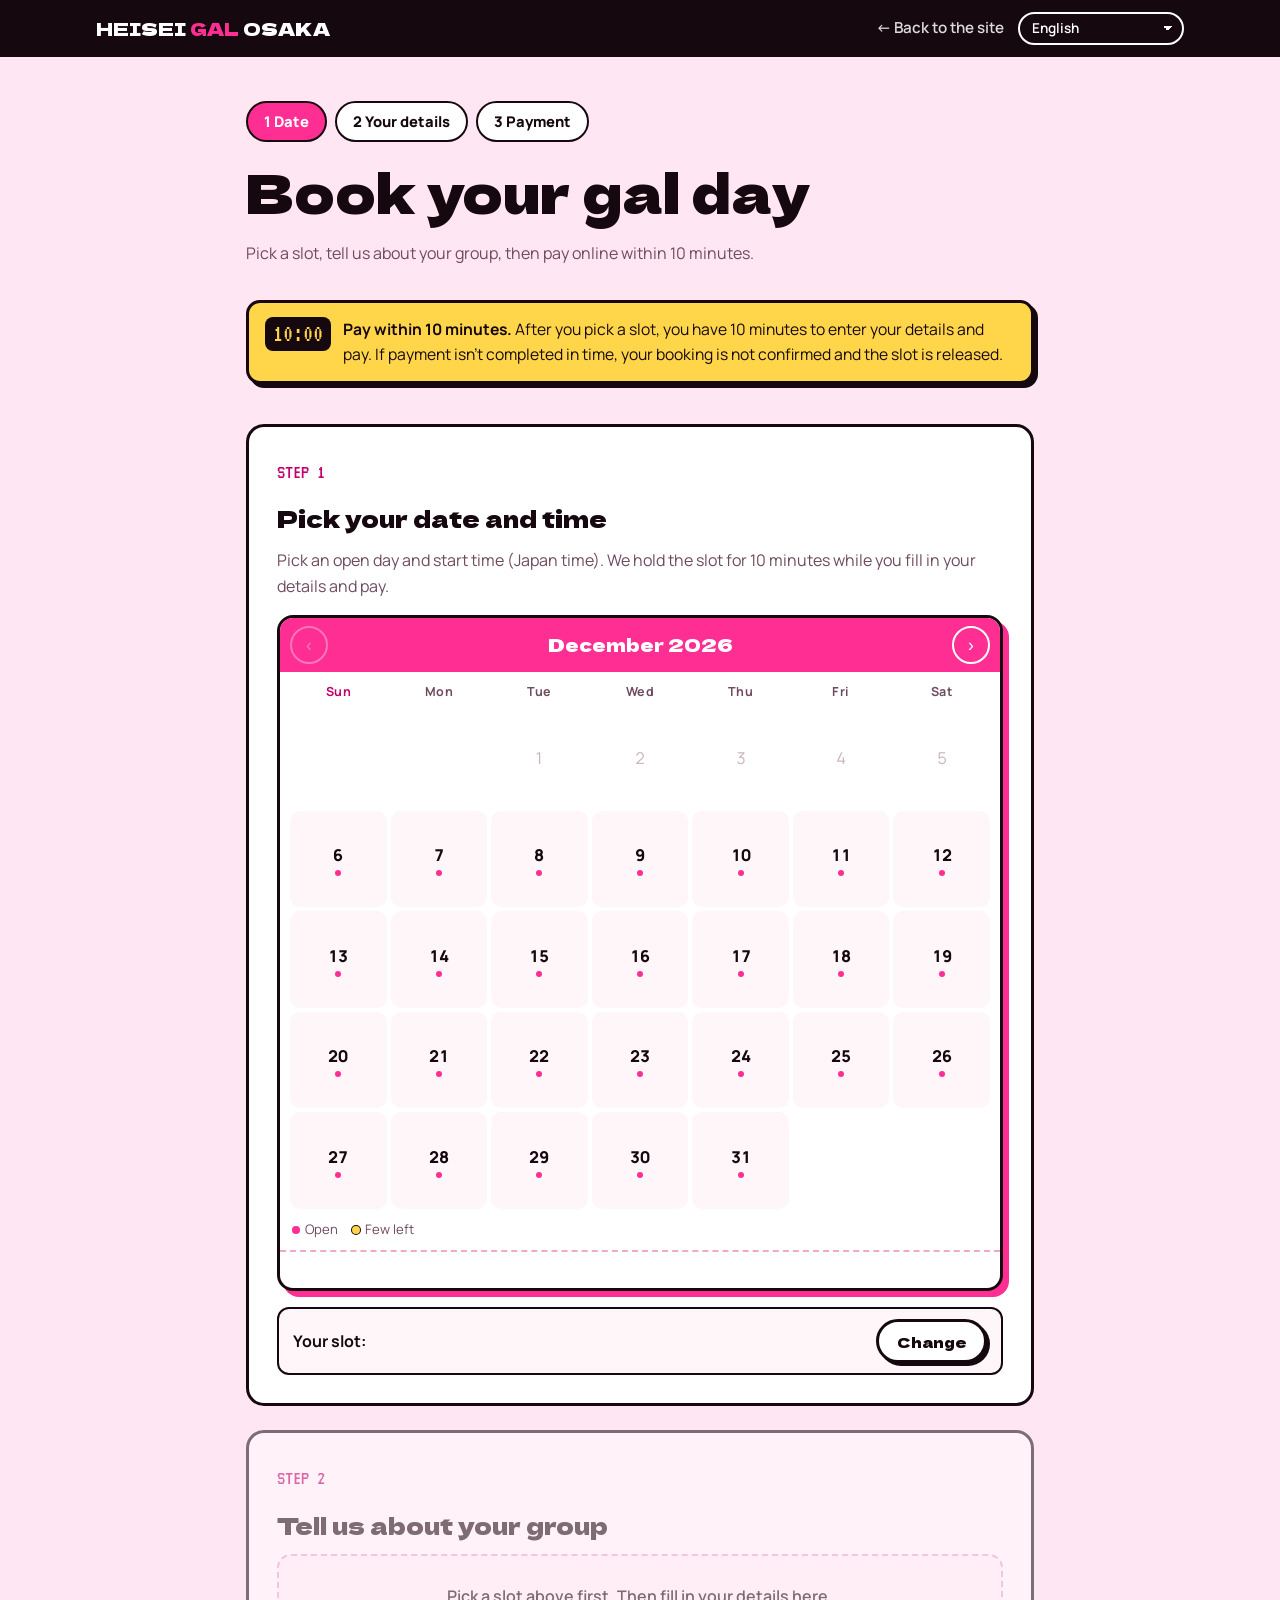
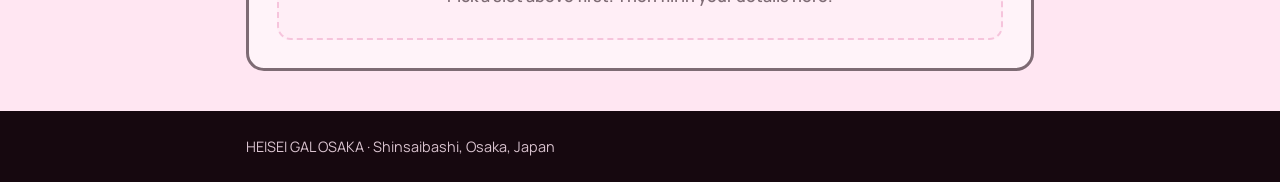
<file: booking.html>
<!doctype html>
<html lang="en">
<head>
<meta charset="utf-8">
<meta name="viewport" content="width=device-width, initial-scale=1, viewport-fit=cover">
<title>Book Your Gal Day</title>
<link rel="icon" href="images/icon.svg" type="image/svg+xml">
<link rel="icon" href="images/icon-32.png" sizes="32x32" type="image/png">
<link rel="apple-touch-icon" href="images/icon-180.png">
<link rel="manifest" href="site.webmanifest">
<meta name="apple-mobile-web-app-title" content="Gal Osaka">
<meta name="theme-color" content="#ff3d9a">
<link rel="stylesheet" href="https://fonts.googleapis.com/css2?family=Black+Han+Sans&family=Dela+Gothic+One&family=Manrope:wght@400;600;800&family=VT323&display=swap">
<style>
:root{
  --ink:#16080f;--paper:#ffe6f2;--paper-2:#fff6fa;--pink:#ff2e93;--pink-deep:#c2006b;--gold:#ffd54a;--muted:#6e4a5e;--line:#f0a9cb;
  --f-display:"Dela Gothic One","Black Han Sans","PingFang SC","PingFang TC","Microsoft YaHei","Hiragino Sans",Impact,sans-serif;
  --f-body:"Manrope","Helvetica Neue",Arial,"Hiragino Sans","Yu Gothic","Apple SD Gothic Neo","Malgun Gothic","PingFang SC","PingFang TC","Microsoft YaHei",sans-serif;
  --f-lcd:"VT323","Courier New",monospace;
  color-scheme:light;
}
*{box-sizing:border-box}
html{padding-top:env(safe-area-inset-top,0px);padding-bottom:env(safe-area-inset-bottom,0px)}
body{margin:0;background:var(--paper);color:var(--ink);font-family:var(--f-body);font-size:16px;line-height:1.6}
:lang(ko){word-break:keep-all}
p,li,label,legend{text-wrap:pretty}
:lang(ja) h1,:lang(ja) h2{word-break:auto-phrase}
a{color:inherit}
:focus-visible{outline:3px solid var(--gold);outline-offset:2px}
.wrap{max-width:820px;margin:0 auto;padding-left:max(16px,env(safe-area-inset-left,0px));padding-right:max(16px,env(safe-area-inset-right,0px))}
.top{background:var(--ink);color:#fff}
.top .wrap{display:flex;justify-content:space-between;align-items:center;gap:12px;padding-block:12px;max-width:1120px;flex-wrap:wrap}
.logo{font-family:var(--f-display);text-decoration:none;font-size:1.15rem;white-space:nowrap}
.logo b{color:var(--pink);font-weight:400}
.top-right{display:flex;align-items:center;gap:14px}
.back{font-weight:600;font-size:.95rem;text-decoration:none;opacity:.85;white-space:nowrap}
@media (max-width:520px){.back{display:none}}
.lang{appearance:none;-webkit-appearance:none;background:transparent;color:#fff;border:2px solid #fff;border-radius:999px;padding:.4em 1.9em .4em .9em;font:600 .85rem var(--f-body);cursor:pointer;
  background-image:linear-gradient(45deg,transparent 50%,#fff 50%),linear-gradient(135deg,#fff 50%,transparent 50%);background-position:calc(100% - 14px) 52%,calc(100% - 9px) 52%;background-size:5px 5px;background-repeat:no-repeat}
.lang option{color:var(--ink);background:#fff}
h1,h2{font-family:var(--f-display);font-weight:400;line-height:1.15;margin:0;text-wrap:balance}
h1{font-size:clamp(2.1rem,7vw,3.4rem)}
h2{font-size:1.5rem}
.head{padding-block:44px 24px;display:grid;gap:18px}
.stepper{list-style:none;margin:0;padding:0;display:flex;flex-wrap:wrap;gap:8px}
.stepper li{font-family:var(--f-body);font-weight:800;font-size:.92rem;padding:7px 16px;border-radius:999px;border:2px solid var(--ink);background:#fff}
.stepper li.on{background:var(--pink);color:#fff}
.stepper li.done{background:var(--ink);color:var(--gold)}
.card{background:#fff;border:3px solid var(--ink);border-radius:18px;padding:clamp(18px,4vw,28px);display:grid;gap:16px;margin-bottom:24px}
.card .num{font-family:var(--f-lcd);font-size:1.3rem;color:var(--pink-deep)}
.card.locked{opacity:.55}
.muted{color:var(--muted);margin:0}
.btn{display:inline-flex;align-items:center;justify-content:center;gap:.5em;font-family:var(--f-display);font-size:1.05rem;text-decoration:none;padding:.85em 1.6em;border-radius:999px;border:3px solid var(--ink);background:var(--pink);color:#fff;box-shadow:4px 4px 0 var(--ink);cursor:pointer}
.btn:hover{transform:translate(-2px,-2px);box-shadow:6px 6px 0 var(--ink)}
.btn.small{font-size:.9rem;padding:.6em 1.2em;background:#fff;color:var(--ink);box-shadow:3px 3px 0 var(--ink)}
.grid{display:grid;grid-template-columns:1fr 1fr;gap:14px}
.grid .full{grid-column:1/-1}
@media (max-width:560px){.grid{grid-template-columns:1fr}}
label{display:grid;gap:6px;font-weight:600;font-size:.95rem;min-width:0;align-content:start}
label small,legend small{font-weight:400;color:var(--muted)}
input,select,textarea{font:inherit;font-weight:400;padding:.7em .8em;border:2px solid var(--ink);border-radius:10px;background:#fff;color:var(--ink);width:100%}
textarea{min-height:64px;resize:vertical}
input:focus,select:focus,textarea:focus{outline:3px solid var(--gold);outline-offset:1px}
.bad{outline:3px solid var(--pink)!important;border-color:var(--pink)!important}
fieldset{border:0;margin:0;padding:0;display:grid;gap:10px;min-width:0}
legend{font-weight:600;font-size:.95rem;margin-bottom:6px;padding:0}
.plans{display:grid;grid-template-columns:repeat(4,1fr);gap:10px}
@media (max-width:560px){.plans{grid-template-columns:1fr 1fr}}
.plans label{position:relative;display:block}
.plans input{position:absolute;opacity:0;width:1px;height:1px}
.plans span{display:grid;gap:2px;padding:12px;border:2px solid var(--ink);border-radius:12px;background:#fff;cursor:pointer;text-align:center}
.plans span b{font-family:var(--f-lcd);font-size:1.3rem;font-weight:400}
.plans span em{font-style:normal;font-size:.9rem;color:var(--muted)}
.plans span i{font-style:normal;font-family:var(--f-display);font-size:1.05rem;font-variant-numeric:tabular-nums}
.plans span small{font-size:.75rem;color:var(--muted);font-variant-numeric:tabular-nums}
.plans input:checked+span small{color:#fff}
.fx{display:block;font-size:.82rem;font-weight:600;opacity:.8;font-variant-numeric:tabular-nums;font-family:var(--f-body)}
.fx:empty{display:none}
.fx-row{display:flex;flex-wrap:wrap;gap:6px 14px;align-items:center;font-size:.8rem;color:var(--muted);margin:10px 0 0}
.fx-pick label{display:inline-flex;align-items:center;gap:6px;font-weight:600;font-size:.8rem}
.fx-pick select{width:auto;padding:.2em .5em;font-size:.8rem;border:2px solid var(--ink);border-radius:8px;background:#fff;color:var(--ink)}
.fx-pick[hidden]{display:none}
.opt-box{border:2px dashed var(--line);border-radius:12px;padding:10px 14px}
.opt-box summary{cursor:pointer;font-weight:600;font-size:.95rem}
.opt-box[open] summary{margin-bottom:12px}
#f-country-other[hidden]{display:none}
@media (max-width:560px){
  .head{padding-block:24px 14px;gap:12px}
  .card{padding:14px;gap:12px;border-radius:14px}
  h2{font-size:1.25rem}
  label{font-size:.86rem;gap:4px}
  input,select,textarea{padding:.5em .6em;border-radius:8px;font-size:16px}
  .grid{gap:10px}
  .guest{padding:10px;gap:8px}
  .guest .grid{grid-template-columns:1fr 1fr}
  .plans{gap:8px}
  .plans span{padding:8px 4px}
  .plans span b{font-size:1.15rem}
  .rule{font-size:.88rem;padding:10px 12px}
  .rule::before{font-size:1.3rem}
}
.plans input:checked+span{background:var(--pink);color:#fff}
.plans input:checked+span em{color:#fff}
.plans input:focus-visible+span{outline:3px solid var(--gold)}
.guest{border:2px solid var(--line);border-radius:14px;padding:16px;display:grid;gap:12px;background:var(--paper-2)}
.guest h3{margin:0;font-family:var(--f-lcd);font-size:1.3rem;font-weight:400;color:var(--pink-deep)}
.check{display:flex;gap:10px;align-items:flex-start;font-weight:400}
.check input{width:auto;margin-top:.3em;flex:none}
.submit{display:flex;flex-wrap:wrap;gap:14px;align-items:center;justify-content:space-between}
.err{color:var(--pink-deep);font-weight:600;margin:0}
.card>*{min-width:0}
#form-body[hidden]{display:none!important}
.locked-msg{border:2px dashed var(--line);border-radius:14px;padding:28px;text-align:center;background:var(--paper-2);font-weight:600}
/* original booking calendar: purikura-style frame */
.cal{border:3px solid var(--ink);border-radius:16px;background:#fff;box-shadow:6px 6px 0 var(--pink);overflow:hidden}
.cal-top{display:flex;align-items:center;justify-content:space-between;gap:8px;background:var(--pink);color:#fff;padding:8px 10px}
.cal-top h3{margin:0;font-family:var(--f-display);font-weight:400;font-size:1.15rem}
.cal-nav{width:38px;height:38px;border-radius:50%;border:2px solid #fff;background:transparent;color:#fff;font-size:1.1rem;cursor:pointer;display:grid;place-items:center}
.cal-nav[disabled]{opacity:.35;cursor:default}
.cal-grid{display:grid;grid-template-columns:repeat(7,1fr);gap:4px;padding:10px}
.cal-wd{text-align:center;font-family:var(--f-body);font-weight:700;font-size:.78rem;letter-spacing:.04em;color:var(--muted);padding-bottom:4px}
.cal-wd.sun{color:var(--pink-deep)}
.day{aspect-ratio:1/1;max-width:100%;border:2px solid transparent;border-radius:10px;background:var(--paper-2);font:inherit;font-weight:800;font-size:1.02rem;font-variant-numeric:tabular-nums;cursor:pointer;display:grid;place-items:center;align-content:center;gap:2px;padding:0;color:var(--ink)}
.day small{display:block;width:6px;height:6px;border-radius:50%;background:var(--pink)}
.day.few small{background:var(--gold);box-shadow:0 0 0 1px var(--ink)}
.day:hover:not([disabled]){border-color:var(--ink)}
.day[disabled]{background:transparent;color:#c9b3bf;cursor:default;font-weight:400}
.day.full{text-decoration:line-through}
.day.sel{background:var(--ink);color:var(--gold);border-color:var(--ink)}
.day.blank{visibility:hidden}
.slots{border-top:2px dashed var(--line);padding:12px 10px 14px;display:grid;gap:10px}
.slots h4{margin:0;font-family:var(--f-body);font-weight:800;font-size:1rem;color:var(--pink-deep)}
.slot-list{display:grid;grid-template-columns:repeat(auto-fill,minmax(150px,1fr));gap:8px}
.slot{border:2px solid var(--ink);border-radius:12px;background:#fff;padding:10px;font:inherit;font-weight:700;cursor:pointer;display:grid;gap:2px;text-align:center;color:var(--ink)}
.slot span{font-family:var(--f-body);font-size:1.12rem;font-weight:800;line-height:1.2;font-variant-numeric:tabular-nums;letter-spacing:.01em;white-space:nowrap}
@media (max-width:420px){.slot span{font-size:.95rem}.slot{padding:10px 6px}}
.slot em{font-style:normal;font-size:.8rem;color:var(--muted);font-weight:600}
.slot:hover:not([disabled]){background:var(--pink);color:#fff}
.slot:hover:not([disabled]) em{color:#fff}
.slot[disabled]{opacity:.45;cursor:default;text-decoration:line-through}
.slot.sel{background:var(--ink);color:var(--gold)}
.cal-msg{padding:0 10px 12px;font-weight:600;color:var(--pink-deep);margin:0}
.cal-legend{display:flex;gap:14px;flex-wrap:wrap;font-size:.82rem;color:var(--muted);padding:0 12px 10px}
.cal-legend i{display:inline-block;width:8px;height:8px;border-radius:50%;background:var(--pink);margin-right:5px;vertical-align:middle}
.cal-legend i.few{background:var(--gold);box-shadow:0 0 0 1px var(--ink)}
.picked{display:flex;flex-wrap:wrap;gap:10px;align-items:center;justify-content:space-between;background:var(--paper-2);border:2px solid var(--ink);border-radius:12px;padding:10px 14px;font-weight:700}
.picked b{font-family:var(--f-display);font-weight:400}
.demo{font-size:.8rem;color:var(--muted);margin:0}
@media (max-width:560px){.cal-grid{gap:3px;padding:8px}.day{border-radius:8px;font-size:.9rem}.slot-list{grid-template-columns:1fr 1fr}}
.booked{background:var(--gold);border:3px solid var(--ink);border-radius:14px;padding:16px;font-family:var(--f-display);text-align:center}
.rule{display:flex;gap:12px;align-items:flex-start;background:var(--gold);border:3px solid var(--ink);border-radius:14px;padding:14px 16px;font-size:.98rem;box-shadow:4px 4px 0 var(--ink)}
.rule::before{content:"10:00";flex:none;font-family:var(--f-lcd);font-size:1.6rem;line-height:1;background:var(--ink);color:var(--gold);border-radius:8px;padding:4px 8px}
.hold{position:sticky;top:env(safe-area-inset-top,0px);z-index:8;background:var(--ink);color:#fff;text-align:center;padding:10px 16px;font-weight:600}
.hold b{font-family:var(--f-body);font-size:1.15rem;font-weight:800;color:var(--gold);font-variant-numeric:tabular-nums}
.hold.over{background:var(--pink-deep)}
.btn[disabled]{opacity:.45;cursor:not-allowed;transform:none;box-shadow:4px 4px 0 var(--ink)}
footer{background:var(--ink);color:#d9c3cf;font-size:.9rem;margin-top:40px}
footer .wrap{padding-block:24px}
</style>
</head>
<body>
<header class="top">
  <div class="wrap">
    <a class="logo" href="index.html">HEISEI <b>GAL</b> OSAKA</a>
    <div class="top-right">
      <a class="back" href="index.html" data-i18n="back">← Back to the site</a>
      <label for="lang" style="position:absolute;width:1px;height:1px;overflow:hidden;clip:rect(0 0 0 0)">Language</label>
      <select id="lang" class="lang">
        <option value="en">English</option>
        <option value="ja">日本語</option>
        <option value="ko">한국어</option>
        <option value="zh-Hans">简体中文</option>
        <option value="zh-Hant">繁體中文</option>
        <option value="fr">Français</option>
        <option value="de">Deutsch</option>
        <option value="de-CH">Deutsch (Schweiz)</option>
      </select>
    </div>
  </div>
</header>

<div class="hold" id="hold" hidden role="status"></div>
<main class="wrap">
  <div class="head">
    <ol class="stepper" aria-label="Booking steps">
      <li class="on" id="step1" data-i18n="s1">1 Date</li>
      <li id="step2" data-i18n="s2">2 Your details</li>
      <li id="step3" data-i18n="s3">3 Payment</li>
    </ol>
    <h1 data-i18n="h1">Book your gal day</h1>
    <p class="muted" data-i18n="intro">Pick a slot, tell us about your group, then pay online within 10 minutes.</p>
    <p class="rule" data-i18n="rule10"><span><b>Pay within 10 minutes.</b> After you pick a slot, you have 10 minutes to enter your details and pay. If payment isn't completed in time, your booking is not confirmed and the slot is released.</span></p>
  </div>

  <!-- STEP 1: booking calendar -->
  <section class="card" id="date">
    <span class="num">STEP 1</span>
    <h2 data-i18n="st1h">Pick your date and time</h2>
    <p class="muted" data-i18n="st1p">Pick an open day and start time (Japan time). We hold the slot for 10 minutes while you fill in your details and pay.</p>
    <div class="cal" id="cal">
      <div class="cal-top">
        <button type="button" class="cal-nav" id="cal-prev" aria-label="Previous month">‹</button>
        <h3 id="cal-title">&nbsp;</h3>
        <button type="button" class="cal-nav" id="cal-next" aria-label="Next month">›</button>
      </div>
      <div class="cal-grid" id="cal-grid" role="grid"></div>
      <div class="cal-legend"><span><i></i><span data-i18n="avail">Open</span></span><span><i class="few"></i><span data-i18n="few">Few left</span></span></div>
      <p class="cal-msg" id="cal-msg" hidden></p>
      <div class="slots" id="slots" hidden>
        <h4 id="slots-title"></h4>
        <div class="slot-list" id="slot-list"></div>
      </div>
    </div>
    <div class="picked" id="picked" hidden>
      <span><span data-i18n="your_slot">Your slot</span>: <b id="picked-text"></b></span>
      <button type="button" class="btn small" id="change" data-i18n="change">Change</button>
    </div>
    <div class="booked" id="booked" hidden data-i18n="booked">Slot held! Fill in your details below and pay within 10 minutes.</div>
    <p class="demo" id="demo" hidden data-i18n="demo">Demo mode: bookings are not saved yet.</p>
  </section>

  <!-- STEP 2: details form, opens after a slot is picked -->
  <form class="card locked" id="details" novalidate>
    <span class="num">STEP 2</span>
    <h2 data-i18n="st2h">Tell us about your group</h2>
    <div class="locked-msg" id="locked" data-i18n="locked">Pick a slot above first. Then fill in your details here.</div>
    <div id="form-body" hidden style="display:grid;gap:16px">
    <fieldset>
      <legend data-i18n="legend_plan">Plan</legend>
      <div class="plans">
        <label><input type="radio" name="plan" value="solo" id="plan-solo" checked><span><b>SOLO</b><em data-i18n="p1">1 person</em><i>¥90,000</i><span class="fx" data-yen="90000"></span></span></label>
        <label><input type="radio" name="plan" value="duo" id="plan-duo"><span><b>DUO</b><em data-i18n="p2">2 people</em><i>¥140,000</i><span class="fx" data-yen="140000"></span><small>¥70,000 × 2</small></span></label>
        <label><input type="radio" name="plan" value="trio" id="plan-trio"><span><b>TRIO</b><em data-i18n="p3">3 people</em><i>¥180,000</i><span class="fx" data-yen="180000"></span><small>¥60,000 × 3</small></span></label>
        <label><input type="radio" name="plan" value="squad" id="plan-squad"><span><b>SQUAD</b><em data-i18n="p4">4 people</em><i>¥220,000</i><span class="fx" data-yen="220000"></span><small>¥55,000 × 4</small></span></label>
      </div>
      <p class="fx-row"><span class="fx-pick" hidden></span><span class="fx-note"></span></p>
    </fieldset>

    <div class="grid">
      <label><span data-i18n="l_name">Full name</span><input type="text" name="name" id="f-name" autocomplete="name" required></label>
      <label><span data-i18n="l_email">Email</span><input type="email" name="email" id="f-email" autocomplete="email" required></label>
      <label><span><span data-i18n="l_wa">WhatsApp number</span> <small data-i18n="l_wa_s">with country code</small></span><input type="tel" name="whatsapp" id="f-wa" autocomplete="tel" placeholder="+1 555 123 4567" required></label>
      <label><span data-i18n="l_country">Country</span>
        <select name="country" id="f-country" required></select>
        <input type="text" name="country_other" id="f-country-other" data-i18n-ph="c_other_ph" placeholder="Type your country" hidden>
      </label>
    </div>

    <fieldset>
      <legend><span data-i18n="legend_guest">Each guest</span> <small data-i18n="legend_guest_s">so your outfits are ready when you arrive</small></legend>
      <div id="guests" style="display:grid;gap:12px"></div>
    </fieldset>

    <label><span><span data-i18n="l_allergy">Skin sensitivity or allergies</span> <small data-i18n="l_allergy_s">tell us anything we should know before makeup</small></span><textarea name="allergies" id="f-allergies" data-i18n-ph="ph_allergy" placeholder="e.g. sensitive to fragrance, none"></textarea></label>
    <details class="opt-box">
      <summary data-i18n="more">Optional: social media, hotel, requests</summary>
      <div class="grid">
        <label><span><span data-i18n="l_social">Instagram or TikTok</span> <small data-i18n="l_social_s">optional, so we can tag you</small></span><input type="text" name="social" id="f-social" placeholder="@yourname"></label>
        <label><span data-i18n="l_hotel">Where are you staying?</span><input type="text" name="hotel" id="f-hotel" data-i18n-ph="ph_hotel" placeholder="Hotel name or area"></label>
        <label class="full"><span><span data-i18n="l_notes">Anything else?</span> <small data-i18n="l_notes_s">outfit requests, special occasion, questions</small></span><textarea name="notes" id="f-notes"></textarea></label>
      </div>
    </details>

    
    <label class="check"><input type="checkbox" name="agree" id="f-agree" required><span data-i18n="agree">I understand that makeup is applied to my skin and that payment is non-refundable.</span></label>

    <div class="submit">
      <p class="err" id="err" role="alert" hidden data-i18n="err">Please fill in the highlighted fields.</p>
      <button class="btn" type="submit" id="to-pay" data-i18n="submit">Continue to payment →</button>
    </div>
    </div>
  </form>
</main>

<footer><div class="wrap">HEISEI GAL OSAKA · Shinsaibashi, Osaka, Japan</div></footer>

<script>
/* ===== 設定（ここだけ書き換える） ===== */
// 予約システム（Google Apps Script）のWebアプリURL。空のままだとデモ表示（予約は保存されない）
const GAS_URL = "https://script.google.com/macros/s/AKfycbzg6lCKw-3K2Nu4WYFioVUoEPYxGbzTt2XwlAz5QoZT3wxTtY4hMEhfO7FzFseBCYOu/exec";
/* ===================================== */

const EN_EXTRA = { pick_time:"Choose a start time", full:"Full", loading:"Loading availability…", err_net:"Couldn't reach the booking system. Please try again or message us on WhatsApp.", taken:"Sorry, that slot was just taken. Please pick another.", hold:"Slot held. Pay within <b>{t}</b> to confirm.", expired:"Time's up. Your booking is not confirmed. Please pick a slot again or message us on WhatsApp." };
const EN_GUEST = { c_other:"Other", guest:"GUEST", g_name:"Name", g_height:"Height", g_size:"Clothing size", g_shoe:"Shoe size", g_shoe_s:"with unit, e.g. EU 38 / US 7", g_style:"Style", sty0:"Not sure yet", sty1:"Ganguro (tanned)", sty2:"Shiro-gal (fair)", choose:"Choose" };

const I18N = {
ja:{demo:"デモ表示：まだ予約は保存されません。",change:"変更",your_slot:"選んだ日時",taken:"その枠はちょうど埋まりました。別の枠を選んでください。",err_net:"予約システムにつながりませんでした。もう一度試すか、WhatsAppでご連絡ください。",loading:"空き状況を読み込み中…",few:"残りわずか",avail:"空きあり",full:"満席",pick_time:"開始時間を選ぶ",more:"任意：SNS・宿泊先・リクエスト",c_other_ph:"国名を入力",c_other:"その他",expired:"時間切れです。予約は確定していません。もう一度日時を選ぶか、WhatsAppでご連絡ください。",hold:"枠を確保中。<b>{t}</b> 以内のお支払いで予約確定です。",rule10:"<span><b>10分以内にお支払いください。</b>日時を選んでから10分以内に、情報の入力とお支払いを完了してください。時間内にお支払いが完了しない場合、予約は確定せず、枠は取り消されます。</span>",back:"← サイトに戻る",s1:"1 日時",s2:"2 情報入力",s3:"3 お支払い",h1:"ギャル体験を予約する",
intro:"日時を選び、参加者の情報を入力して、10分以内にオンラインでお支払いください。",
st1h:"日時を選ぶ",st1p:"空いている日と開始時間を選んでください（日本時間）。情報入力とお支払いのあいだ、枠を10分間確保します。",
locked:"先に上のカレンダーで日時を選んでください。そのあと、ここで情報を入力します。",
cal_p:"カレンダーが表示されない場合は、新しいタブで開いてください。",cal_btn:"カレンダーを開く",booked:"枠を確保しました。10分以内に、下の情報入力とお支払いを完了してください。",
st2h:"参加者の情報",legend_plan:"プラン",p1:"1名",p2:"2名",p3:"3名",p4:"4名",
choose:"選択してください",l_name:"お名前（フルネーム）",l_email:"メールアドレス",l_wa:"WhatsAppの番号",l_wa_s:"国番号から",l_country:"国",l_social:"InstagramまたはTikTok",l_social_s:"任意。投稿でタグ付けします",l_hotel:"宿泊先",opt:"任意",ph_hotel:"ホテル名やエリア",
legend_guest:"参加者ごとの情報",legend_guest_s:"到着までに服を用意しておくためです",
guest:"参加者",g_name:"お名前",g_height:"身長",g_size:"服のサイズ",g_shoe:"靴のサイズ",g_shoe_s:"単位も。例：24cm / EU 38",g_style:"スタイル",sty0:"まだ決めていない",sty1:"ガングロ（日焼け肌）",sty2:"白ギャル（色白）",
l_allergy:"肌の弱さ・アレルギー",l_allergy_s:"メイクの前に知っておくべきことがあれば",ph_allergy:"例：香料に敏感、特になし",l_notes:"そのほか",l_notes_s:"服のリクエスト、記念日、質問など",
agree:"肌にメイクをすること、お支払い後は返金できないことを理解しました。",err:"赤枠の項目を入力してください。",submit:"お支払いへ進む →"},
ko:{demo:"데모 모드: 아직 예약이 저장되지 않습니다.",change:"변경",your_slot:"선택한 일시",taken:"방금 그 시간이 마감되었습니다. 다른 시간을 골라 주세요.",err_net:"예약 시스템에 연결할 수 없습니다. 다시 시도하거나 왓츠앱으로 연락해 주세요.",loading:"예약 현황을 불러오는 중…",few:"잔여 적음",avail:"예약 가능",full:"마감",pick_time:"시작 시간 선택",more:"선택: SNS, 숙소, 요청 사항",c_other_ph:"국가 이름 입력",c_other:"기타",expired:"시간이 초과되었습니다. 예약이 확정되지 않았습니다. 다시 날짜를 고르거나 왓츠앱으로 연락해 주세요.",hold:"시간 확보 중. <b>{t}</b> 안에 결제하면 예약이 확정됩니다.",rule10:"<span><b>10분 이내에 결제해 주세요.</b> 날짜를 고른 후 10분 이내에 정보 입력과 결제를 마쳐야 합니다. 시간 안에 결제가 완료되지 않으면 예약은 확정되지 않으며, 해당 시간은 취소됩니다.</span>",back:"← 사이트로 돌아가기",s1:"1 날짜",s2:"2 정보 입력",s3:"3 결제",h1:"갸루 체험 예약하기",
intro:"날짜를 고르고 참가자 정보를 입력한 뒤, 10분 이내에 온라인으로 결제해 주세요.",
st1h:"날짜와 시간 선택",st1p:"비어 있는 날짜와 시작 시간을 골라 주세요(일본 시간). 정보 입력과 결제를 하는 동안 10분간 시간을 확보해 둡니다.",
locked:"먼저 위의 캘린더에서 날짜를 골라 주세요. 그다음 여기에서 정보를 입력합니다.",
cal_p:"캘린더가 보이지 않으면 새 탭에서 열어 주세요.",cal_btn:"캘린더 열기",booked:"시간을 확보했습니다! 10분 이내에 아래 정보 입력과 결제를 마쳐 주세요.",
st2h:"참가자 정보",legend_plan:"플랜",p1:"1명",p2:"2명",p3:"3명",p4:"4명",
choose:"선택",l_name:"이름(전체)",l_email:"이메일",l_wa:"왓츠앱 번호",l_wa_s:"국가 번호 포함",l_country:"국가",l_social:"인스타그램 또는 틱톡",l_social_s:"선택 사항, 게시물에 태그해 드려요",l_hotel:"숙소",opt:"선택 사항",ph_hotel:"호텔 이름 또는 지역",
legend_guest:"참가자별 정보",legend_guest_s:"도착 전에 옷을 준비해 두기 위해서입니다",
guest:"참가자",g_name:"이름",g_height:"키",g_size:"옷 사이즈",g_shoe:"신발 사이즈",g_shoe_s:"단위 포함, 예: 240mm / EU 38",g_style:"스타일",sty0:"아직 모르겠어요",sty1:"강구로(태닝 피부)",sty2:"시로갸루(하얀 피부)",
l_allergy:"피부 민감도 또는 알레르기",l_allergy_s:"메이크업 전에 알아야 할 점이 있다면",ph_allergy:"예: 향료에 민감함, 없음",l_notes:"기타",l_notes_s:"의상 요청, 기념일, 질문 등",
agree:"피부에 메이크업을 한다는 점과 결제 후 환불이 되지 않는다는 점을 이해했습니다.",err:"표시된 항목을 입력해 주세요.",submit:"결제로 진행 →"},
"zh-Hans":{demo:"演示模式：预约尚不会被保存。",change:"更改",your_slot:"已选时间",taken:"该时段刚刚被订走，请选择其他时段。",err_net:"无法连接预约系统。请重试，或通过WhatsApp联系我们。",loading:"正在加载空位…",few:"名额不多",avail:"可预约",full:"已满",pick_time:"选择开始时间",more:"选填：社交媒体、住宿、需求",c_other_ph:"请输入国家/地区",c_other:"其他",expired:"已超时，预约未确认。请重新选择时间，或通过WhatsApp联系我们。",hold:"时段保留中。请在 <b>{t}</b> 内付款以确认预约。",rule10:"<span><b>请在10分钟内付款。</b>选择时间后，请在10分钟内填写信息并完成付款。如果未能按时完成付款，预约将不会确认，时段也会被释放。</span>",back:"← 返回网站",s1:"1 日期",s2:"2 填写信息",s3:"3 付款",h1:"预约辣妹体验",
intro:"选择时间，填写参加者信息，然后在10分钟内在线付款。",
st1h:"选择日期和时间",st1p:"请选择有空位的日期和开始时间（日本时间）。在你填写信息和付款期间，我们会为你保留时段10分钟。",
locked:"请先在上面的日历中选择时间，然后在这里填写信息。",
cal_p:"日历没有显示？请在新标签页中打开。",cal_btn:"打开日历",booked:"已为你保留时段！请在10分钟内填写下面的信息并完成付款。",
st2h:"参加者信息",legend_plan:"套餐",p1:"1人",p2:"2人",p3:"3人",p4:"4人",
choose:"请选择",l_name:"姓名（全名）",l_email:"电子邮箱",l_wa:"WhatsApp号码",l_wa_s:"请包含国家代码",l_country:"国家/地区",l_social:"Instagram或TikTok",l_social_s:"选填，方便我们发布时标记你",l_hotel:"住宿地点",opt:"选填",ph_hotel:"酒店名称或区域",
legend_guest:"每位参加者的信息",legend_guest_s:"以便在你到达前准备好服装",
guest:"参加者",g_name:"姓名",g_height:"身高",g_size:"衣服尺码",g_shoe:"鞋码",g_shoe_s:"请注明单位，例如：EU 38 / 240mm",g_style:"风格",sty0:"还没决定",sty1:"黑辣妹（美黑肌）",sty2:"白辣妹（白皙肌）",
l_allergy:"皮肤敏感或过敏",l_allergy_s:"化妆前需要我们知道的事项",ph_allergy:"例如：对香料敏感、无",l_notes:"其他",l_notes_s:"服装要求、纪念日、问题等",
agree:"我了解会在我的皮肤上化妆，且付款后不予退款。",err:"请填写标出的项目。",submit:"前往付款 →"},
"zh-Hant":{demo:"展示模式：預約還不會被儲存。",change:"變更",your_slot:"已選時間",taken:"這個時段剛被訂走，請選擇其他時段。",err_net:"無法連線到預約系統。請重試，或用WhatsApp聯絡我們。",loading:"正在載入空位…",few:"名額不多",avail:"可預約",full:"已滿",pick_time:"選擇開始時間",more:"選填：社群、住宿、需求",c_other_ph:"請輸入國家/地區",c_other:"其他",expired:"已超過時間，預約未成立。請重新選擇時間，或用WhatsApp聯絡我們。",hold:"時段保留中。請在 <b>{t}</b> 內付款以確認預約。",rule10:"<span><b>請在10分鐘內付款。</b>選擇時間後，請在10分鐘內填寫資料並完成付款。如果沒有在時間內完成付款，預約不會成立，時段也會被釋出。</span>",back:"← 返回網站",s1:"1 日期",s2:"2 填寫資料",s3:"3 付款",h1:"預約辣妹體驗",
intro:"選擇時間、填寫參加者資料，再於10分鐘內線上付款。",
st1h:"選擇日期和時間",st1p:"請選擇有空位的日期和開始時間（日本時間）。在你填寫資料和付款期間，我們會為你保留時段10分鐘。",
locked:"請先在上面的日曆選擇時間，再到這裡填寫資料。",
cal_p:"日曆沒有顯示？請在新分頁中開啟。",cal_btn:"打開日曆",booked:"已為你保留時段！請在10分鐘內填寫下面的資料並完成付款。",
st2h:"參加者資料",legend_plan:"方案",p1:"1人",p2:"2人",p3:"3人",p4:"4人",
choose:"請選擇",l_name:"姓名（全名）",l_email:"電子郵件",l_wa:"WhatsApp號碼",l_wa_s:"請包含國碼",l_country:"國家/地區",l_social:"Instagram或TikTok",l_social_s:"選填，方便我們發文時標註你",l_hotel:"住宿地點",opt:"選填",ph_hotel:"飯店名稱或區域",
legend_guest:"每位參加者的資料",legend_guest_s:"方便在你到達前準備好服裝",
guest:"參加者",g_name:"姓名",g_height:"身高",g_size:"衣服尺寸",g_shoe:"鞋子尺寸",g_shoe_s:"請註明單位，例如：EU 38 / 24cm",g_style:"風格",sty0:"還沒決定",sty1:"黑辣妹（日曬肌）",sty2:"白辣妹（白皙肌）",
l_allergy:"皮膚敏感或過敏",l_allergy_s:"化妝前需要我們知道的事",ph_allergy:"例如：對香料敏感、無",l_notes:"其他",l_notes_s:"服裝需求、紀念日、問題等",
agree:"我了解會在我的皮膚上化妝，且付款後不退款。",err:"請填寫標示的項目。",submit:"前往付款 →"},
fr:{demo:"Mode démo : les réservations ne sont pas encore enregistrées.",change:"Modifier",your_slot:"Ton créneau",taken:"Ce créneau vient d'être pris. Choisis-en un autre.",err_net:"Impossible de joindre le système de réservation. Réessaie ou écris-nous sur WhatsApp.",loading:"Chargement des disponibilités…",few:"Presque complet",avail:"Disponible",full:"Complet",pick_time:"Choisis une heure de début",more:"Facultatif : réseaux sociaux, hôtel, demandes",c_other_ph:"Indique ton pays",c_other:"Autre",expired:"Temps écoulé. Ta réservation n'est pas confirmée. Choisis un nouveau créneau ou écris-nous sur WhatsApp.",hold:"Créneau bloqué. Paie dans <b>{t}</b> pour confirmer.",rule10:"<span><b>Paie dans les 10 minutes.</b> Après avoir choisi un créneau, tu as 10 minutes pour remplir tes infos et payer. Si le paiement n'est pas effectué à temps, ta réservation n'est pas confirmée et le créneau est libéré.</span>",back:"← Retour au site",s1:"1 Date",s2:"2 Tes infos",s3:"3 Paiement",h1:"Réserve ta journée gal",
intro:"Choisis un créneau, parle-nous de ton groupe, puis paie en ligne dans les 10 minutes.",
st1h:"Choisis ta date et ton horaire",st1p:"Choisis un jour libre et une heure de début (heure du Japon). On bloque le créneau 10 minutes pendant que tu remplis tes infos et paies.",
locked:"Choisis d'abord un créneau ci-dessus. Ensuite, remplis tes infos ici.",
cal_p:"Le calendrier ne s'affiche pas ? Ouvre-le dans un nouvel onglet.",cal_btn:"Ouvrir le calendrier",booked:"Créneau bloqué ! Remplis tes infos ci-dessous et paie dans les 10 minutes.",
st2h:"Parle-nous de ton groupe",legend_plan:"Formule",p1:"1 personne",p2:"2 personnes",p3:"3 personnes",p4:"4 personnes",
choose:"Choisir",l_name:"Nom complet",l_email:"E-mail",l_wa:"Numéro WhatsApp",l_wa_s:"avec l'indicatif du pays",l_country:"Pays",l_social:"Instagram ou TikTok",l_social_s:"facultatif, pour qu'on puisse t'identifier",l_hotel:"Où loges-tu ?",opt:"facultatif",ph_hotel:"Nom de l'hôtel ou quartier",
legend_guest:"Chaque participant",legend_guest_s:"pour que les tenues soient prêtes à votre arrivée",
guest:"PARTICIPANT",g_name:"Nom",g_height:"Taille",g_size:"Taille de vêtements",g_shoe:"Pointure",g_shoe_s:"avec l'unité, ex. EU 38 / US 7",g_style:"Style",sty0:"Je ne sais pas encore",sty1:"Ganguro (bronzée)",sty2:"Shiro-gal (teint clair)",
l_allergy:"Peau sensible ou allergies",l_allergy_s:"tout ce qu'on doit savoir avant le maquillage",ph_allergy:"ex. sensible aux parfums, aucune",l_notes:"Autre chose ?",l_notes_s:"demandes de tenue, occasion spéciale, questions",
agree:"Je comprends que du maquillage sera appliqué sur ma peau et que le paiement n'est pas remboursable.",err:"Merci de remplir les champs signalés.",submit:"Continuer vers le paiement →"},
de:{demo:"Demo-Modus: Buchungen werden noch nicht gespeichert.",change:"Ändern",your_slot:"Dein Termin",taken:"Dieser Termin wurde gerade vergeben. Bitte wähle einen anderen.",err_net:"Das Buchungssystem ist nicht erreichbar. Versuch es erneut oder schreib uns auf WhatsApp.",loading:"Verfügbarkeit wird geladen…",few:"Fast ausgebucht",avail:"Frei",full:"Ausgebucht",pick_time:"Startzeit wählen",more:"Optional: Social Media, Hotel, Wünsche",c_other_ph:"Land eingeben",c_other:"Andere",expired:"Die Zeit ist abgelaufen. Deine Buchung ist nicht bestätigt. Wähle bitte erneut einen Termin oder schreib uns auf WhatsApp.",hold:"Termin reserviert. Bezahle innerhalb von <b>{t}</b>, um zu bestätigen.",rule10:"<span><b>Innerhalb von 10 Minuten bezahlen.</b> Nach der Terminwahl hast du 10 Minuten, um deine Angaben einzutragen und zu bezahlen. Ist die Zahlung nicht rechtzeitig abgeschlossen, ist deine Buchung nicht bestätigt und der Termin wird wieder freigegeben.</span>",back:"← Zurück zur Website",s1:"1 Datum",s2:"2 Deine Angaben",s3:"3 Zahlung",h1:"Buche deinen Gal-Tag",
intro:"Wähle einen Termin, erzähl uns von deiner Gruppe und bezahle innerhalb von 10 Minuten online.",
st1h:"Datum und Uhrzeit wählen",st1p:"Wähle einen freien Tag und eine Startzeit (japanische Zeit). Wir halten den Termin 10 Minuten für dich, während du deine Angaben einträgst und bezahlst.",
locked:"Wähle zuerst oben einen Termin. Danach trägst du hier deine Angaben ein.",
cal_p:"Kalender wird nicht angezeigt? Öffne ihn in einem neuen Tab.",cal_btn:"Kalender öffnen",booked:"Termin reserviert! Trag unten deine Angaben ein und bezahle innerhalb von 10 Minuten.",
st2h:"Erzähl uns von deiner Gruppe",legend_plan:"Plan",p1:"1 Person",p2:"2 Personen",p3:"3 Personen",p4:"4 Personen",
choose:"Auswählen",l_name:"Vollständiger Name",l_email:"E-Mail",l_wa:"WhatsApp-Nummer",l_wa_s:"mit Ländervorwahl",l_country:"Land",l_social:"Instagram oder TikTok",l_social_s:"optional, damit wir dich markieren können",l_hotel:"Wo übernachtest du?",opt:"optional",ph_hotel:"Hotelname oder Gegend",
legend_guest:"Jeder Gast",legend_guest_s:"damit die Outfits bei eurer Ankunft bereitliegen",
guest:"GAST",g_name:"Name",g_height:"Körpergröße",g_size:"Kleidergröße",g_shoe:"Schuhgröße",g_shoe_s:"mit Einheit, z. B. EU 38 / US 7",g_style:"Stil",sty0:"Noch unsicher",sty1:"Ganguro (gebräunt)",sty2:"Shiro-Gal (hell)",
l_allergy:"Empfindliche Haut oder Allergien",l_allergy_s:"alles, was wir vor dem Make-up wissen sollten",ph_allergy:"z. B. empfindlich gegen Duftstoffe, keine",l_notes:"Sonst noch etwas?",l_notes_s:"Outfit-Wünsche, besonderer Anlass, Fragen",
agree:"Ich verstehe, dass Make-up auf meine Haut aufgetragen wird und die Zahlung nicht erstattet wird.",err:"Bitte fülle die markierten Felder aus.",submit:"Weiter zur Zahlung →"}
};
I18N["de-CH"] = Object.fromEntries(Object.entries(I18N.de).map(([k, v]) => [k, v.replace(/ß/g, "ss")]));

const LANGS = ["en","ja","ko","zh-Hans","zh-Hant","fr","de","de-CH"];
let lang = LANGS.includes(location.hash.slice(1)) ? location.hash.slice(1) : "en";


const textEls = document.querySelectorAll("[data-i18n]");
const phEls = document.querySelectorAll("[data-i18n-ph]");
const EN = { ...EN_GUEST, ...EN_EXTRA };
textEls.forEach(el => { EN[el.dataset.i18n] = el.innerHTML; });
phEls.forEach(el => { EN[el.dataset.i18nPh] = el.placeholder; });
const T = k => (lang !== "en" && I18N[lang] && I18N[lang][k] != null) ? I18N[lang][k] : EN[k];

const COUNT = { solo: 1, duo: 2, trio: 3, squad: 4 };
const guestsBox = document.getElementById("guests");

const HEIGHTS = ["–149 cm (–4'10\")","150–154 cm (4'11\"–5'0\")","155–159 cm (5'1\"–5'2\")","160–164 cm (5'3\"–5'4\")","165–169 cm (5'5\"–5'6\")","170–174 cm (5'7\"–5'8\")","175–179 cm (5'9\"–5'10\")","180–184 cm (5'11\"–6'0\")","185 cm+ (6'1\"+)"];
const SHOES = ["22.0 cm · EU 35 · US W5","22.5 cm · EU 35.5 · US W5.5","23.0 cm · EU 36 · US W6","23.5 cm · EU 37 · US W6.5","24.0 cm · EU 38 · US W7","24.5 cm · EU 38.5 · US W7.5","25.0 cm · EU 39 · US W8 / M7","25.5 cm · EU 40 · US W8.5 / M7.5","26.0 cm · EU 41 · US W9 / M8","26.5 cm · EU 42 · US W9.5 / M8.5","27.0 cm · EU 42.5 · US M9","27.5 cm · EU 43 · US M9.5","28.0 cm · EU 44 · US M10","28.5 cm · EU 44.5 · US M10.5","29.0 cm+ · EU 45+ · US M11+"];
const COUNTRIES = ["US","CA","GB","IE","AU","NZ","FR","DE","CH","AT","IT","ES","NL","BE","SE","NO","DK","FI","KR","TW","HK","CN","SG","TH","MY","PH","ID","VN","IN","BR","MX"];

function renderCountries() {
  const sel = document.getElementById("f-country");
  const keep = sel.value;
  let names;
  try { names = new Intl.DisplayNames([lang, "en"], { type: "region" }); } catch (e) { names = { of: c => c }; }
  const list = COUNTRIES.map(c => [c, names.of(c)]).sort((a, b) => a[1].localeCompare(b[1], lang));
  sel.innerHTML = `<option value="">${T("choose")}</option>` + list.map(([c, n]) => `<option value="${c}">${n}</option>`).join("") + `<option value="other">${T("c_other")}</option>`;
  sel.value = keep;
}
document.getElementById("f-country").addEventListener("change", e => {
  const other = document.getElementById("f-country-other");
  other.hidden = e.target.value !== "other";
  other.required = e.target.value === "other";
  if (!other.hidden) other.focus();
});

function guestBlock(i) {
  return `<div class="guest">
    <h3>${T("guest")} ${i}</h3>
    <div class="grid">
      ${i > 1 ? `<label class="full"><span>${T("g_name")}</span><input type="text" name="g${i}_name" id="g${i}-name" required></label>` : ""}
      <label><span>${T("g_height")}</span><select name="g${i}_height" id="g${i}-height" required><option value="">${T("choose")}</option>${HEIGHTS.map(h => `<option>${h}</option>`).join("")}</select></label>
      <label><span>${T("g_size")}</span>
        <select name="g${i}_size" id="g${i}-size" required>
          <option value="">${T("choose")}</option><option>XS</option><option>S</option><option>M</option><option>L</option><option>XL</option><option>2XL</option><option>3XL</option>
        </select>
      </label>
      <label><span>${T("g_shoe")}</span><select name="g${i}_shoe" id="g${i}-shoe" required><option value="">${T("choose")}</option>${SHOES.map(h => `<option>${h}</option>`).join("")}</select></label>
      <label><span>${T("g_style")}</span>
        <select name="g${i}_style" id="g${i}-style">
          <option value="not sure">${T("sty0")}</option><option value="ganguro">${T("sty1")}</option><option value="shiro-gal">${T("sty2")}</option>
        </select>
      </label>
    </div>
  </div>`;
}

function renderGuests() {
  const plan = document.querySelector("input[name=plan]:checked").value;
  const keep = {};
  guestsBox.querySelectorAll("input,select").forEach(el => { keep[el.name] = el.value; });
  let html = "";
  for (let i = 1; i <= COUNT[plan]; i++) html += guestBlock(i);
  guestsBox.innerHTML = html;
  guestsBox.querySelectorAll("input,select").forEach(el => { if (keep[el.name] != null) el.value = keep[el.name]; });
}

function applyLang(l) {
  lang = l;
  textEls.forEach(el => { el.innerHTML = T(el.dataset.i18n); });
  phEls.forEach(el => { el.placeholder = T(el.dataset.i18nPh); });
  document.documentElement.lang = l;
  document.getElementById("lang").value = l;
  renderCountries();
  renderGuests();
}

document.querySelectorAll("input[name=plan]").forEach(r => r.addEventListener("change", renderGuests));
document.getElementById("lang").addEventListener("change", e => {
  applyLang(e.target.value);
  history.replaceState(null, "", e.target.value === "en" ? location.pathname : "#" + e.target.value);
});
applyLang(lang);

/* ---------- API (Google Apps Script). Without GAS_URL it runs as a demo ---------- */
const DEMO = !GAS_URL;
function pad(n) { return String(n).padStart(2, "0"); }
function ymdUTC(d) { return d.getUTCFullYear() + "-" + pad(d.getUTCMonth() + 1) + "-" + pad(d.getUTCDate()); }
function todayJST() { return new Date(Date.now() + 9 * 3600000); }
async function apiGet(params) {
  if (DEMO) {
    const t = todayJST();
    return { ok: true, times: ["10:00", "13:00", "16:00"], duration: 180, capacity: 1, holdMinutes: 10,
      minDate: ymdUTC(new Date(t.getTime() + 86400000)), maxDate: ymdUTC(new Date(t.getTime() + 90 * 86400000)),
      closedWeekdays: [], closedDates: [], taken: {} };
  }
  const r = await fetch(GAS_URL + "?" + new URLSearchParams(params));
  return r.json();
}
async function apiPost(body) {
  if (DEMO) {
    if (body.action === "hold") return { ok: true, id: "DEMO" + Date.now().toString(36).toUpperCase(), deadline: Date.now() + 10 * 60000 };
    return { ok: true };
  }
  const r = await fetch(GAS_URL, { method: "POST", body: JSON.stringify(body) });
  return r.json();
}

/* ---------- STEP 1: original calendar ---------- */
let AV = null, view = null, selDate = "", selTime = "";
let deadline = 0, holdId = "", timer = null;
try {
  const h = JSON.parse(sessionStorage.getItem("hgo-hold") || "null");
  if (h && h.deadline > Date.now()) { deadline = h.deadline; holdId = h.id; selDate = h.date; selTime = h.time; }
} catch (e) {}

const calMsg = document.getElementById("cal-msg");
function showMsg(key) { calMsg.hidden = !key; calMsg.textContent = key ? T(key) : ""; }

function endOf(time, min) {
  const [h, m] = time.split(":").map(Number);
  const x = h * 60 + m + min;
  return pad(Math.floor(x / 60) % 24) + ":" + pad(x % 60);
}
function startMs(date, t) { return Date.parse(date + "T" + t + ":00+09:00"); }
function timesFor(date) { return AV.times.filter(t => !AV.minStart || startMs(date, t) >= AV.minStart); }
function freeCount(date) {
  return timesFor(date).filter(t => (AV.taken[date + "|" + t] || 0) < AV.capacity).length;
}
function dayState(date) {
  if (date < AV.minDate || date > AV.maxDate) return "off";
  const wd = new Date(date + "T00:00:00Z").getUTCDay();
  if (AV.closedWeekdays.includes(wd) || AV.closedDates.includes(date)) return "off";
  const free = freeCount(date);
  if (!free) return "full";
  return free < timesFor(date).length ? "few" : "open";
}
function fmtDate(date, opts) {
  return new Intl.DateTimeFormat(lang === "en" ? "en-US" : lang, Object.assign({ timeZone: "UTC" }, opts)).format(new Date(date + "T00:00:00Z"));
}

function renderCal() {
  if (!AV) return;
  const y = view.getUTCFullYear(), m = view.getUTCMonth();
  document.getElementById("cal-title").textContent = fmtDate(ymdUTC(view), { year: "numeric", month: "long" });
  const minM = AV.minDate.slice(0, 7), maxM = AV.maxDate.slice(0, 7), curM = ymdUTC(view).slice(0, 7);
  document.getElementById("cal-prev").disabled = curM <= minM;
  document.getElementById("cal-next").disabled = curM >= maxM;
  let html = "";
  for (let i = 0; i < 7; i++) {
    const d = new Date(Date.UTC(2023, 0, 1 + i)); // 2023-01-01 is a Sunday
    html += `<div class="cal-wd${i === 0 ? " sun" : ""}">${fmtDate(ymdUTC(d), { weekday: "short" })}</div>`;
  }
  const first = new Date(Date.UTC(y, m, 1)).getUTCDay();
  const days = new Date(Date.UTC(y, m + 1, 0)).getUTCDate();
  for (let i = 0; i < first; i++) html += '<span class="day blank"></span>';
  for (let d = 1; d <= days; d++) {
    const date = y + "-" + pad(m + 1) + "-" + pad(d);
    const st = dayState(date);
    const dis = st === "off" || st === "full";
    html += `<button type="button" class="day ${st}${date === selDate ? " sel" : ""}" data-date="${date}"${dis ? " disabled" : ""} aria-label="${fmtDate(date, { month: "long", day: "numeric", weekday: "long" })}">${d}${dis ? "" : "<small></small>"}</button>`;
  }
  const grid = document.getElementById("cal-grid");
  grid.innerHTML = html;
  grid.querySelectorAll(".day:not([disabled])").forEach(b => b.addEventListener("click", () => { selDate = b.dataset.date; renderCal(); renderSlots(true); }));
}

function renderSlots(scroll) {
  const box = document.getElementById("slots");
  if (!selDate || !AV) { box.hidden = true; return; }
  box.hidden = false;
  document.getElementById("slots-title").textContent = fmtDate(selDate, { month: "long", day: "numeric", weekday: "short" }) + " · " + T("pick_time");
  document.getElementById("slot-list").innerHTML = timesFor(selDate).map(t => {
    const full = (AV.taken[selDate + "|" + t] || 0) >= AV.capacity && !(holdId && selTime === t);
    return `<button type="button" class="slot${holdId && selTime === t ? " sel" : ""}" data-time="${t}"${full ? " disabled" : ""}><span>${t} – ${endOf(t, AV.duration)}</span><em>${full ? T("full") : T("avail")}</em></button>`;
  }).join("");
  document.querySelectorAll(".slot:not([disabled])").forEach(b => b.addEventListener("click", () => pickSlot(b.dataset.time)));
  if (scroll) box.scrollIntoView({ behavior: "smooth", block: "nearest" });
}

/* Instant first paint: last known availability (or the default rules), then refresh in the background */
function defaultAV() {
  const now = Date.now(), t = todayJST();
  return { ok: true, times: ["10:00", "13:00", "16:00"], duration: 180, capacity: 1, holdMinutes: 10, minStart: now + 24 * 3600000,
    minDate: ymdUTC(new Date(t.getTime() + 24 * 3600000)), maxDate: ymdUTC(new Date(t.getTime() + 90 * 86400000)),
    closedWeekdays: [], closedDates: [], taken: {} };
}
function cachedAV() {
  try {
    const c = JSON.parse(localStorage.getItem("hgo-av") || "null");
    if (c && c.av && Date.now() - c.at < 30 * 60000) {
      c.av.minStart = Math.max(c.av.minStart || 0, Date.now() + 24 * 3600000);
      return c.av;
    }
  } catch (e) {}
  return null;
}
let firstPaint = true;
async function loadAvailability() {
  if (firstPaint && !DEMO) {
    firstPaint = false;
    AV = cachedAV() || defaultAV();
    if (!view) { const st0 = selDate || AV.minDate; view = new Date(Date.UTC(+st0.slice(0, 4), +st0.slice(5, 7) - 1, 1)); }
    renderCal(); renderSlots(false);
  } else if (!AV) showMsg("loading");
  try {
    const fresh = await apiGet({ action: "availability" });
    if (!fresh.ok) throw new Error("bad");
    AV = fresh;
    try { localStorage.setItem("hgo-av", JSON.stringify({ at: Date.now(), av: fresh })); } catch (e) {}
    showMsg("");
  } catch (e) { if (!AV) { showMsg("err_net"); return; } }
  if (!view) {
    const start = selDate || AV.minDate;
    view = new Date(Date.UTC(+start.slice(0, 4), +start.slice(5, 7) - 1, 1));
  }
  renderCal();
  renderSlots(false);
}

async function pickSlot(time) {
  document.querySelectorAll(".slot").forEach(b => b.disabled = true);
  showMsg("loading");
  let res;
  try { res = await apiPost({ action: "hold", date: selDate, time: time, lang: lang, previousId: holdId || "" }); }
  catch (e) { showMsg("err_net"); renderSlots(false); return; }
  if (!res.ok) {
    showMsg(res.reason === "full" ? "taken" : "err_net");
    await loadAvailability();
    return;
  }
  showMsg("");
  holdId = res.id; selTime = time; deadline = res.deadline;
  try { sessionStorage.setItem("hgo-hold", JSON.stringify({ id: holdId, deadline, date: selDate, time })); } catch (e) {}
  openDetails();
}

function showPicked() {
  document.getElementById("picked").hidden = false;
  document.getElementById("cal").hidden = true;
  document.getElementById("picked-text").textContent =
    fmtDate(selDate, { year: "numeric", month: "long", day: "numeric", weekday: "short" }) + " " + selTime + " – " + endOf(selTime, (AV && AV.duration) || 180);
}
document.getElementById("change").addEventListener("click", async () => {
  document.getElementById("picked").hidden = true;
  document.getElementById("booked").hidden = true;
  document.getElementById("cal").hidden = false;
  await loadAvailability();
  document.getElementById("cal").scrollIntoView({ behavior: "smooth", block: "start" });
});
document.getElementById("cal-prev").addEventListener("click", () => { view = new Date(Date.UTC(view.getUTCFullYear(), view.getUTCMonth() - 1, 1)); renderCal(); });
document.getElementById("cal-next").addEventListener("click", () => { view = new Date(Date.UTC(view.getUTCFullYear(), view.getUTCMonth() + 1, 1)); renderCal(); });

/* ---------- after a slot is held: 10-minute timer ---------- */
function openDetails() {
  showPicked();
  document.getElementById("booked").hidden = false;
  document.getElementById("step1").className = "done";
  document.getElementById("step2").className = "on";
  const f = document.getElementById("details");
  f.classList.remove("locked");
  document.getElementById("locked").hidden = true;
  document.getElementById("form-body").hidden = false;
  document.getElementById("to-pay").disabled = false;
  document.getElementById("hold").classList.remove("over");
  startTimer();
  f.scrollIntoView({ behavior: "smooth", block: "start" });
}
function fmt(ms) {
  const t = Math.max(0, Math.ceil(ms / 1000));
  return pad(Math.floor(t / 60)) + ":" + pad(t % 60);
}
function tick() {
  const bar = document.getElementById("hold");
  const left = deadline - Date.now();
  bar.hidden = false;
  if (left <= 0) {
    bar.classList.add("over");
    bar.innerHTML = T("expired");
    document.getElementById("to-pay").disabled = true;
    clearInterval(timer);
    holdId = "";
    try { sessionStorage.removeItem("hgo-hold"); } catch (e) {}
    return;
  }
  bar.innerHTML = T("hold").replace("{t}", fmt(left));
}
function startTimer() { clearInterval(timer); tick(); timer = setInterval(tick, 1000); }

document.getElementById("demo").hidden = !DEMO;
loadAvailability().then(() => { if (deadline && holdId) openDetails(); });
document.getElementById("lang").addEventListener("change", () => {
  renderCal(); renderSlots(false);
  if (holdId && selDate) showPicked();
  if (deadline) tick();
});

/* ---------- STEP 2 → save details → payment ---------- */
function guestsText(data) {
  const n = COUNT[data.get("plan")];
  const out = [];
  for (let i = 1; i <= n; i++) {
    const who = i === 1 ? data.get("name") : data.get("g" + i + "_name");
    out.push(`${i}. ${who}｜身長 ${data.get("g" + i + "_height")}｜服 ${data.get("g" + i + "_size")}｜靴 ${data.get("g" + i + "_shoe")}｜${data.get("g" + i + "_style")}`);
  }
  return out.join("\n");
}
const form = document.getElementById("details");
const err = document.getElementById("err");
form.addEventListener("submit", async (e) => {
  e.preventDefault();
  if (!deadline || deadline <= Date.now() || !holdId) return;
  let ok = true;
  form.querySelectorAll("[required]").forEach(el => {
    const bad = el.type === "checkbox" ? !el.checked : (!el.checkValidity() || !String(el.value).trim());
    el.classList.toggle("bad", bad);
    if (bad) ok = false;
  });
  err.hidden = ok;
  if (!ok) { form.querySelector(".bad")?.focus(); return; }
  const data = new FormData(form);
  if (data.get("country") === "other") data.set("country", data.get("country_other"));
  const btn = document.getElementById("to-pay");
  btn.disabled = true;
  let res;
  try {
    res = await apiPost({
      action: "details", id: holdId, lang: lang, plan: data.get("plan"),
      name: data.get("name"), email: data.get("email"), whatsapp: data.get("whatsapp"), country: data.get("country"),
      guests: guestsText(data), allergies: data.get("allergies"), social: data.get("social"), hotel: data.get("hotel"), notes: data.get("notes")
    });
  } catch (_) { res = { ok: false, reason: "net" }; }
  if (!res.ok) {
    btn.disabled = false;
    err.hidden = false;
    err.textContent = T(res.reason === "expired" ? "expired" : "err_net");
    return;
  }
  location.href = "payment.html#" + data.get("plan") + "." + lang + "." + deadline + "." + holdId;
});
</script>
<script src="fx.js"></script>
</body>
</html>
</file>
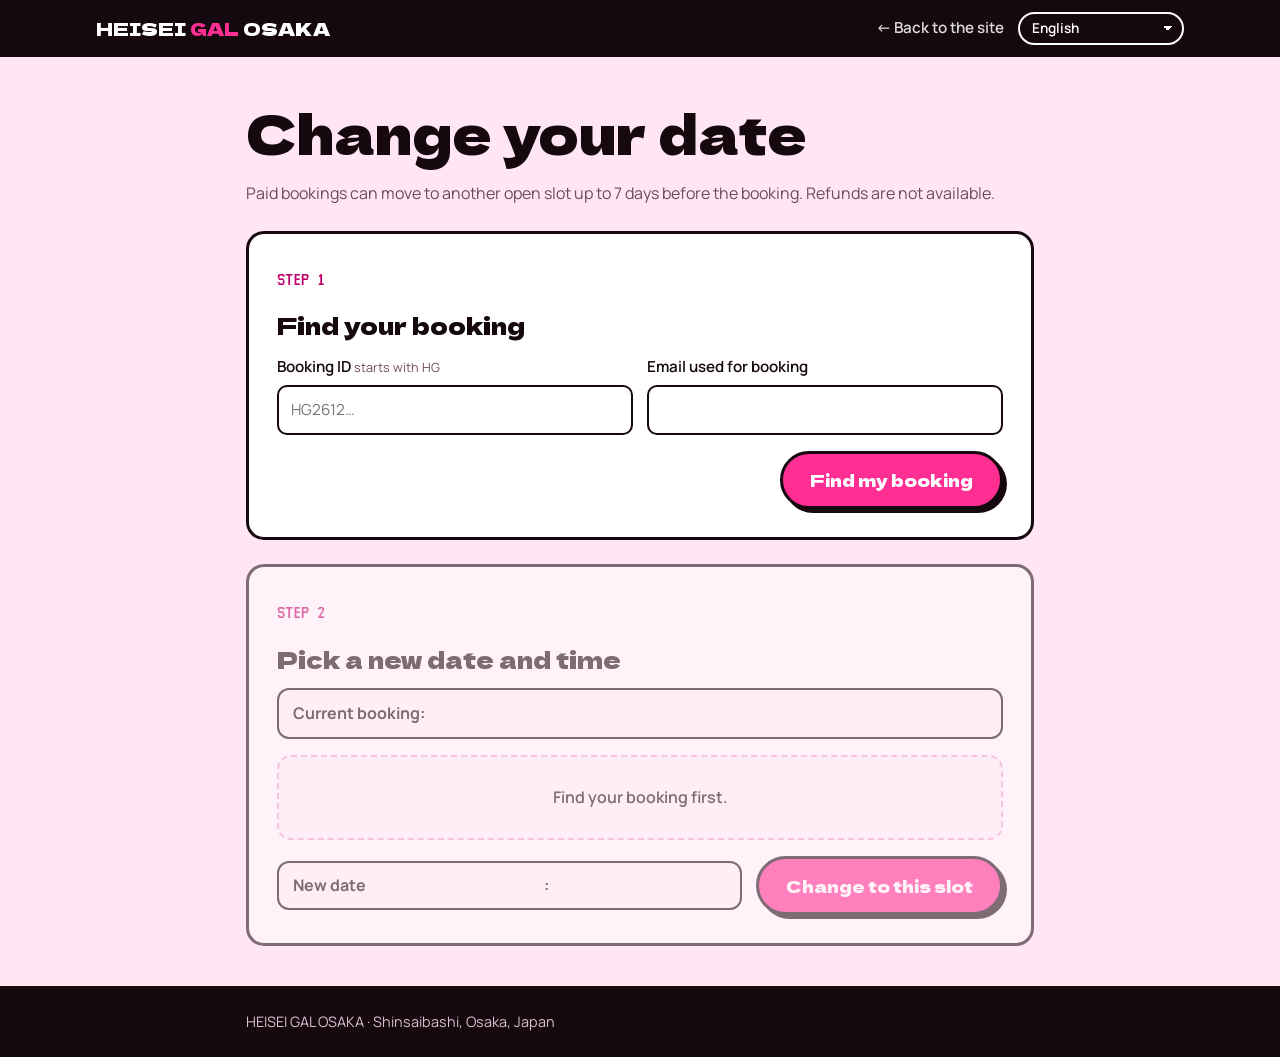
<file: change.html>
<!doctype html>
<html lang="en">
<head>
<meta charset="utf-8">
<meta name="viewport" content="width=device-width, initial-scale=1, viewport-fit=cover">
<title>Change Your Gal Day</title>
<link rel="icon" href="images/icon.svg" type="image/svg+xml">
<link rel="icon" href="images/icon-32.png" sizes="32x32" type="image/png">
<link rel="apple-touch-icon" href="images/icon-180.png">
<link rel="manifest" href="site.webmanifest">
<meta name="apple-mobile-web-app-title" content="Gal Osaka">
<meta name="theme-color" content="#ff3d9a">
<link rel="stylesheet" href="https://fonts.googleapis.com/css2?family=Black+Han+Sans&family=Dela+Gothic+One&family=Manrope:wght@400;600;800&family=VT323&display=swap">
<style>
:root{
  --ink:#16080f;--paper:#ffe6f2;--paper-2:#fff6fa;--pink:#ff2e93;--pink-deep:#c2006b;--gold:#ffd54a;--muted:#6e4a5e;--line:#f0a9cb;
  --f-display:"Dela Gothic One","Black Han Sans","PingFang SC","PingFang TC","Microsoft YaHei","Hiragino Sans",Impact,sans-serif;
  --f-body:"Manrope","Helvetica Neue",Arial,"Hiragino Sans","Yu Gothic","Apple SD Gothic Neo","Malgun Gothic","PingFang SC","PingFang TC","Microsoft YaHei",sans-serif;
  --f-lcd:"VT323","Courier New",monospace;
  color-scheme:light;
}
*{box-sizing:border-box}
html{padding-top:env(safe-area-inset-top,0px);padding-bottom:env(safe-area-inset-bottom,0px)}
body{margin:0;background:var(--paper);color:var(--ink);font-family:var(--f-body);font-size:16px;line-height:1.6}
:lang(ko){word-break:keep-all}
p,li,label,legend{text-wrap:pretty}
:lang(ja) h1,:lang(ja) h2{word-break:auto-phrase}
a{color:inherit}
:focus-visible{outline:3px solid var(--gold);outline-offset:2px}
.wrap{max-width:820px;margin:0 auto;padding-left:max(16px,env(safe-area-inset-left,0px));padding-right:max(16px,env(safe-area-inset-right,0px))}
.top{background:var(--ink);color:#fff}
.top .wrap{display:flex;justify-content:space-between;align-items:center;gap:12px;padding-block:12px;max-width:1120px;flex-wrap:wrap}
.logo{font-family:var(--f-display);text-decoration:none;font-size:1.15rem;white-space:nowrap}
.logo b{color:var(--pink);font-weight:400}
.top-right{display:flex;align-items:center;gap:14px}
.back{font-weight:600;font-size:.95rem;text-decoration:none;opacity:.85;white-space:nowrap}
@media (max-width:520px){.back{display:none}}
.lang{appearance:none;-webkit-appearance:none;background:transparent;color:#fff;border:2px solid #fff;border-radius:999px;padding:.4em 1.9em .4em .9em;font:600 .85rem var(--f-body);cursor:pointer;
  background-image:linear-gradient(45deg,transparent 50%,#fff 50%),linear-gradient(135deg,#fff 50%,transparent 50%);background-position:calc(100% - 14px) 52%,calc(100% - 9px) 52%;background-size:5px 5px;background-repeat:no-repeat}
.lang option{color:var(--ink);background:#fff}
h1,h2{font-family:var(--f-display);font-weight:400;line-height:1.15;margin:0;text-wrap:balance}
h1{font-size:clamp(2.1rem,7vw,3.4rem)}
h2{font-size:1.5rem}
.head{padding-block:44px 24px;display:grid;gap:18px}
.stepper{list-style:none;margin:0;padding:0;display:flex;flex-wrap:wrap;gap:8px}
.stepper li{font-family:var(--f-body);font-weight:800;font-size:.92rem;padding:7px 16px;border-radius:999px;border:2px solid var(--ink);background:#fff}
.stepper li.on{background:var(--pink);color:#fff}
.stepper li.done{background:var(--ink);color:var(--gold)}
.card{background:#fff;border:3px solid var(--ink);border-radius:18px;padding:clamp(18px,4vw,28px);display:grid;gap:16px;margin-bottom:24px}
.card .num{font-family:var(--f-lcd);font-size:1.3rem;color:var(--pink-deep)}
.card.locked{opacity:.55}
.muted{color:var(--muted);margin:0}
.btn{display:inline-flex;align-items:center;justify-content:center;gap:.5em;font-family:var(--f-display);font-size:1.05rem;text-decoration:none;padding:.85em 1.6em;border-radius:999px;border:3px solid var(--ink);background:var(--pink);color:#fff;box-shadow:4px 4px 0 var(--ink);cursor:pointer}
.btn:hover{transform:translate(-2px,-2px);box-shadow:6px 6px 0 var(--ink)}
.btn.small{font-size:.9rem;padding:.6em 1.2em;background:#fff;color:var(--ink);box-shadow:3px 3px 0 var(--ink)}
.grid{display:grid;grid-template-columns:1fr 1fr;gap:14px}
.grid .full{grid-column:1/-1}
@media (max-width:560px){.grid{grid-template-columns:1fr}}
label{display:grid;gap:6px;font-weight:600;font-size:.95rem;min-width:0;align-content:start}
label small,legend small{font-weight:400;color:var(--muted)}
input,select,textarea{font:inherit;font-weight:400;padding:.7em .8em;border:2px solid var(--ink);border-radius:10px;background:#fff;color:var(--ink);width:100%}
textarea{min-height:64px;resize:vertical}
input:focus,select:focus,textarea:focus{outline:3px solid var(--gold);outline-offset:1px}
.bad{outline:3px solid var(--pink)!important;border-color:var(--pink)!important}
fieldset{border:0;margin:0;padding:0;display:grid;gap:10px;min-width:0}
legend{font-weight:600;font-size:.95rem;margin-bottom:6px;padding:0}
.plans{display:grid;grid-template-columns:repeat(4,1fr);gap:10px}
@media (max-width:560px){.plans{grid-template-columns:1fr 1fr}}
.plans label{position:relative;display:block}
.plans input{position:absolute;opacity:0;width:1px;height:1px}
.plans span{display:grid;gap:2px;padding:12px;border:2px solid var(--ink);border-radius:12px;background:#fff;cursor:pointer;text-align:center}
.plans span b{font-family:var(--f-lcd);font-size:1.3rem;font-weight:400}
.plans span em{font-style:normal;font-size:.9rem;color:var(--muted)}
.plans span i{font-style:normal;font-family:var(--f-display);font-size:1.05rem;font-variant-numeric:tabular-nums}
.plans span small{font-size:.75rem;color:var(--muted);font-variant-numeric:tabular-nums}
.plans input:checked+span small{color:#fff}
.fx{display:block;font-size:.82rem;font-weight:600;opacity:.8;font-variant-numeric:tabular-nums;font-family:var(--f-body)}
.fx:empty{display:none}
.fx-row{display:flex;flex-wrap:wrap;gap:6px 14px;align-items:center;font-size:.8rem;color:var(--muted);margin:10px 0 0}
.fx-pick label{display:inline-flex;align-items:center;gap:6px;font-weight:600;font-size:.8rem}
.fx-pick select{width:auto;padding:.2em .5em;font-size:.8rem;border:2px solid var(--ink);border-radius:8px;background:#fff;color:var(--ink)}
.fx-pick[hidden]{display:none}
.opt-box{border:2px dashed var(--line);border-radius:12px;padding:10px 14px}
.opt-box summary{cursor:pointer;font-weight:600;font-size:.95rem}
.opt-box[open] summary{margin-bottom:12px}
#f-country-other[hidden]{display:none}
@media (max-width:560px){
  .head{padding-block:24px 14px;gap:12px}
  .card{padding:14px;gap:12px;border-radius:14px}
  h2{font-size:1.25rem}
  label{font-size:.86rem;gap:4px}
  input,select,textarea{padding:.5em .6em;border-radius:8px;font-size:16px}
  .grid{gap:10px}
  .guest{padding:10px;gap:8px}
  .guest .grid{grid-template-columns:1fr 1fr}
  .plans{gap:8px}
  .plans span{padding:8px 4px}
  .plans span b{font-size:1.15rem}
  .rule{font-size:.88rem;padding:10px 12px}
  .rule::before{font-size:1.3rem}
}
.plans input:checked+span{background:var(--pink);color:#fff}
.plans input:checked+span em{color:#fff}
.plans input:focus-visible+span{outline:3px solid var(--gold)}
.guest{border:2px solid var(--line);border-radius:14px;padding:16px;display:grid;gap:12px;background:var(--paper-2)}
.guest h3{margin:0;font-family:var(--f-lcd);font-size:1.3rem;font-weight:400;color:var(--pink-deep)}
.check{display:flex;gap:10px;align-items:flex-start;font-weight:400}
.check input{width:auto;margin-top:.3em;flex:none}
.submit{display:flex;flex-wrap:wrap;gap:14px;align-items:center;justify-content:space-between}
.err{color:var(--pink-deep);font-weight:600;margin:0}
.card>*{min-width:0}
#form-body[hidden]{display:none!important}
.locked-msg{border:2px dashed var(--line);border-radius:14px;padding:28px;text-align:center;background:var(--paper-2);font-weight:600}
/* original booking calendar: purikura-style frame */
.cal{border:3px solid var(--ink);border-radius:16px;background:#fff;box-shadow:6px 6px 0 var(--pink);overflow:hidden}
.cal-top{display:flex;align-items:center;justify-content:space-between;gap:8px;background:var(--pink);color:#fff;padding:8px 10px}
.cal-top h3{margin:0;font-family:var(--f-display);font-weight:400;font-size:1.15rem}
.cal-nav{width:38px;height:38px;border-radius:50%;border:2px solid #fff;background:transparent;color:#fff;font-size:1.1rem;cursor:pointer;display:grid;place-items:center}
.cal-nav[disabled]{opacity:.35;cursor:default}
.cal-grid{display:grid;grid-template-columns:repeat(7,1fr);gap:4px;padding:10px}
.cal-wd{text-align:center;font-family:var(--f-body);font-weight:700;font-size:.78rem;letter-spacing:.04em;color:var(--muted);padding-bottom:4px}
.cal-wd.sun{color:var(--pink-deep)}
.day{aspect-ratio:1/1;max-width:100%;border:2px solid transparent;border-radius:10px;background:var(--paper-2);font:inherit;font-weight:800;font-size:1.02rem;font-variant-numeric:tabular-nums;cursor:pointer;display:grid;place-items:center;align-content:center;gap:2px;padding:0;color:var(--ink)}
.day small{display:block;width:6px;height:6px;border-radius:50%;background:var(--pink)}
.day.few small{background:var(--gold);box-shadow:0 0 0 1px var(--ink)}
.day:hover:not([disabled]){border-color:var(--ink)}
.day[disabled]{background:transparent;color:#c9b3bf;cursor:default;font-weight:400}
.day.full{text-decoration:line-through}
.day.sel{background:var(--ink);color:var(--gold);border-color:var(--ink)}
.day.blank{visibility:hidden}
.slots{border-top:2px dashed var(--line);padding:12px 10px 14px;display:grid;gap:10px}
.slots h4{margin:0;font-family:var(--f-body);font-weight:800;font-size:1rem;color:var(--pink-deep)}
.slot-list{display:grid;grid-template-columns:repeat(auto-fill,minmax(150px,1fr));gap:8px}
.slot{border:2px solid var(--ink);border-radius:12px;background:#fff;padding:10px;font:inherit;font-weight:700;cursor:pointer;display:grid;gap:2px;text-align:center;color:var(--ink)}
.slot span{font-family:var(--f-body);font-size:1.12rem;font-weight:800;line-height:1.2;font-variant-numeric:tabular-nums;letter-spacing:.01em;white-space:nowrap}
@media (max-width:420px){.slot span{font-size:.95rem}.slot{padding:10px 6px}}
.slot em{font-style:normal;font-size:.8rem;color:var(--muted);font-weight:600}
.slot:hover:not([disabled]){background:var(--pink);color:#fff}
.slot:hover:not([disabled]) em{color:#fff}
.slot[disabled]{opacity:.45;cursor:default;text-decoration:line-through}
.slot.sel{background:var(--ink);color:var(--gold)}
.cal-msg{padding:0 10px 12px;font-weight:600;color:var(--pink-deep);margin:0}
.cal-legend{display:flex;gap:14px;flex-wrap:wrap;font-size:.82rem;color:var(--muted);padding:0 12px 10px}
.cal-legend i{display:inline-block;width:8px;height:8px;border-radius:50%;background:var(--pink);margin-right:5px;vertical-align:middle}
.cal-legend i.few{background:var(--gold);box-shadow:0 0 0 1px var(--ink)}
.picked{display:flex;flex-wrap:wrap;gap:10px;align-items:center;justify-content:space-between;background:var(--paper-2);border:2px solid var(--ink);border-radius:12px;padding:10px 14px;font-weight:700}
.picked b{font-family:var(--f-display);font-weight:400}
.demo{font-size:.8rem;color:var(--muted);margin:0}
@media (max-width:560px){.cal-grid{gap:3px;padding:8px}.day{border-radius:8px;font-size:.9rem}.slot-list{grid-template-columns:1fr 1fr}}
.booked{background:var(--gold);border:3px solid var(--ink);border-radius:14px;padding:16px;font-family:var(--f-display);text-align:center}
.rule{display:flex;gap:12px;align-items:flex-start;background:var(--gold);border:3px solid var(--ink);border-radius:14px;padding:14px 16px;font-size:.98rem;box-shadow:4px 4px 0 var(--ink)}
.rule::before{content:"10:00";flex:none;font-family:var(--f-lcd);font-size:1.6rem;line-height:1;background:var(--ink);color:var(--gold);border-radius:8px;padding:4px 8px}
.hold{position:sticky;top:env(safe-area-inset-top,0px);z-index:8;background:var(--ink);color:#fff;text-align:center;padding:10px 16px;font-weight:600}
.hold b{font-family:var(--f-body);font-size:1.15rem;font-weight:800;color:var(--gold);font-variant-numeric:tabular-nums}
.hold.over{background:var(--pink-deep)}
.btn[disabled]{opacity:.45;cursor:not-allowed;transform:none;box-shadow:4px 4px 0 var(--ink)}
footer{background:var(--ink);color:#d9c3cf;font-size:.9rem;margin-top:40px}
footer .wrap{padding-block:24px}
</style>
</head>
<body>
<header class="top">
  <div class="wrap">
    <a class="logo" href="index.html">HEISEI <b>GAL</b> OSAKA</a>
    <div class="top-right">
      <a class="back" href="index.html" data-i18n="back">← Back to the site</a>
      <label for="lang" style="position:absolute;width:1px;height:1px;overflow:hidden;clip:rect(0 0 0 0)">Language</label>
      <select id="lang" class="lang">
        <option value="en">English</option>
        <option value="ja">日本語</option>
        <option value="ko">한국어</option>
        <option value="zh-Hans">简体中文</option>
        <option value="zh-Hant">繁體中文</option>
        <option value="fr">Français</option>
        <option value="de">Deutsch</option>
        <option value="de-CH">Deutsch (Schweiz)</option>
      </select>
    </div>
  </div>
</header>

<main class="wrap">
  <div class="head">
    <h1 data-i18n="h1">Change your date</h1>
    <p class="muted" data-i18n="intro">Paid bookings can move to another open slot up to 7 days before the booking. Refunds are not available.</p>
  </div>

  <form class="card" id="find" novalidate>
    <span class="num">STEP 1</span>
    <h2 data-i18n="find_h">Find your booking</h2>
    <div class="grid">
      <label><span><span data-i18n="l_id">Booking ID</span> <small data-i18n="l_id_s">starts with HG</small></span><input type="text" id="b-id" autocomplete="off" placeholder="HG2612…" required></label>
      <label><span data-i18n="l_email">Email used for booking</span><input type="email" id="b-email" autocomplete="email" required></label>
    </div>
    <p class="err" id="find-err" role="alert" hidden></p>
    <div class="submit"><span></span><button class="btn" type="submit" id="find-btn" data-i18n="find_btn">Find my booking</button></div>
  </form>

  <section class="card locked" id="date">
    <span class="num">STEP 2</span>
    <h2 data-i18n="pick_h">Pick a new date and time</h2>
    <div class="picked" id="current" hidden><span><span data-i18n="cur">Current booking</span>: <b id="current-text"></b></span></div>
    <div class="locked-msg" id="locked" data-i18n="locked">Find your booking first.</div>
    <div class="cal" id="cal" hidden>
      <div class="cal-top">
        <button type="button" class="cal-nav" id="cal-prev" aria-label="Previous month">‹</button>
        <h3 id="cal-title">&nbsp;</h3>
        <button type="button" class="cal-nav" id="cal-next" aria-label="Next month">›</button>
      </div>
      <div class="cal-grid" id="cal-grid"></div>
      <p class="cal-msg" id="cal-msg" hidden></p>
      <div class="slots" id="slots" hidden>
        <h4 id="slots-title"></h4>
        <div class="slot-list" id="slot-list"></div>
      </div>
    </div>
    <div class="submit" id="confirm-row" hidden>
      <span class="picked" style="flex:1"><span data-i18n="new_slot">New date</span>: <b id="new-text"></b></span>
      <button class="btn" type="button" id="confirm-btn" data-i18n="confirm_btn">Change to this slot</button>
    </div>
    <div class="booked" id="done" hidden></div>
  </section>
</main>

<footer><div class="wrap">HEISEI GAL OSAKA · Shinsaibashi, Osaka, Japan</div></footer>

<script>
const GAS_URL = "https://script.google.com/macros/s/AKfycbzg6lCKw-3K2Nu4WYFioVUoEPYxGbzTt2XwlAz5QoZT3wxTtY4hMEhfO7FzFseBCYOu/exec";

const EN_EXTRA = { pick_time:"Choose a start time", full:"Full", avail:"Open", loading:"Loading…", err_net:"Couldn't reach the booking system. Please try again or message us on WhatsApp.",
  taken:"Sorry, that slot was just taken. Please pick another.", not_found:"We couldn't find a paid booking with that ID and email.",
  not_paid:"This booking isn't paid yet, so the date can't be changed here.", too_late:"Date changes close 7 days before your booking. Please message us on WhatsApp.",
  done:"Your date has been changed to {slot}. See you in Osaka!" };
const I18N = {
ja:{back:"← サイトに戻る",h1:"日程を変更する",intro:"お支払い済みのご予約は、体験日の7日前まで、空いている別の日時に変更できます。返金はできません。",find_h:"ご予約を探す",l_id:"予約ID",l_id_s:"HGから始まる番号",l_email:"予約時のメールアドレス",find_btn:"予約を探す",pick_h:"新しい日時を選ぶ",cur:"今のご予約",locked:"先にご予約を探してください。",new_slot:"新しい日時",confirm_btn:"この日時に変更する",
 pick_time:"開始時間を選ぶ",full:"満席",avail:"空きあり",loading:"読み込み中…",err_net:"予約システムにつながりませんでした。もう一度試すか、WhatsAppでご連絡ください。",taken:"その枠はちょうど埋まりました。別の枠を選んでください。",not_found:"その予約IDとメールアドレスで、お支払い済みのご予約が見つかりませんでした。",not_paid:"このご予約はまだお支払いが済んでいないため、ここでは変更できません。",too_late:"日程変更は体験日の7日前までです。WhatsAppでご連絡ください。",done:"日程を {slot} に変更しました。大阪でお会いしましょう！"},
ko:{back:"← 사이트로 돌아가기",h1:"일정 변경",intro:"결제가 완료된 예약은 체험일 7일 전까지 비어 있는 다른 일시로 변경할 수 있습니다. 환불은 불가합니다.",find_h:"예약 찾기",l_id:"예약 ID",l_id_s:"HG로 시작하는 번호",l_email:"예약할 때 입력한 이메일",find_btn:"예약 찾기",pick_h:"새 날짜와 시간 선택",cur:"현재 예약",locked:"먼저 예약을 찾아 주세요.",new_slot:"새 일시",confirm_btn:"이 일시로 변경",
 pick_time:"시작 시간 선택",full:"마감",avail:"예약 가능",loading:"불러오는 중…",err_net:"예약 시스템에 연결할 수 없습니다. 다시 시도하거나 왓츠앱으로 연락해 주세요.",taken:"방금 그 시간이 마감되었습니다. 다른 시간을 골라 주세요.",not_found:"해당 예약 ID와 이메일로 결제된 예약을 찾을 수 없습니다.",not_paid:"아직 결제되지 않은 예약이라 여기에서 변경할 수 없습니다.",too_late:"일정 변경은 체험일 7일 전까지 가능합니다. 왓츠앱으로 연락해 주세요.",done:"일정이 {slot}(으)로 변경되었습니다. 오사카에서 만나요!"},
"zh-Hans":{back:"← 返回网站",h1:"更改日期",intro:"已付款的预约可在体验日7天前改到其他有空位的时段。不予退款。",find_h:"查找预约",l_id:"预约编号",l_id_s:"以HG开头",l_email:"预约时使用的邮箱",find_btn:"查找预约",pick_h:"选择新的日期和时间",cur:"当前预约",locked:"请先查找你的预约。",new_slot:"新时间",confirm_btn:"改到这个时段",
 pick_time:"选择开始时间",full:"已满",avail:"可预约",loading:"加载中…",err_net:"无法连接预约系统。请重试，或通过WhatsApp联系我们。",taken:"该时段刚刚被订走，请选择其他时段。",not_found:"找不到与该编号和邮箱对应的已付款预约。",not_paid:"该预约尚未付款，无法在此更改。",too_late:"日期更改需在体验日7天前完成。请通过WhatsApp联系我们。",done:"日期已改为 {slot}。大阪见！"},
"zh-Hant":{back:"← 返回網站",h1:"變更日期",intro:"已付款的預約可在體驗日7天前改到其他有空位的時段。恕不退款。",find_h:"查詢預約",l_id:"預約編號",l_id_s:"以HG開頭",l_email:"預約時使用的電子郵件",find_btn:"查詢預約",pick_h:"選擇新的日期和時間",cur:"目前的預約",locked:"請先查詢你的預約。",new_slot:"新的時間",confirm_btn:"改到這個時段",
 pick_time:"選擇開始時間",full:"已滿",avail:"可預約",loading:"載入中…",err_net:"無法連線到預約系統。請重試，或用WhatsApp聯絡我們。",taken:"這個時段剛被訂走，請選擇其他時段。",not_found:"找不到與這個編號和電子郵件對應的已付款預約。",not_paid:"這筆預約尚未付款，無法在這裡變更。",too_late:"日期變更需在體驗日7天前完成。請用WhatsApp聯絡我們。",done:"日期已改為 {slot}。大阪見！"},
fr:{back:"← Retour au site",h1:"Changer ta date",intro:"Une réservation payée peut être déplacée vers un autre créneau libre jusqu'à 7 jours avant la date. Aucun remboursement n'est possible.",find_h:"Retrouver ta réservation",l_id:"Numéro de réservation",l_id_s:"commence par HG",l_email:"E-mail utilisé pour réserver",find_btn:"Retrouver ma réservation",pick_h:"Choisis une nouvelle date et heure",cur:"Réservation actuelle",locked:"Retrouve d'abord ta réservation.",new_slot:"Nouvelle date",confirm_btn:"Passer à ce créneau",
 pick_time:"Choisis une heure de début",full:"Complet",avail:"Disponible",loading:"Chargement…",err_net:"Impossible de joindre le système de réservation. Réessaie ou écris-nous sur WhatsApp.",taken:"Ce créneau vient d'être pris. Choisis-en un autre.",not_found:"Aucune réservation payée trouvée avec ce numéro et cet e-mail.",not_paid:"Cette réservation n'est pas encore payée, la date ne peut donc pas être changée ici.",too_late:"Les changements de date sont possibles jusqu'à 7 jours avant. Écris-nous sur WhatsApp.",done:"Ta date est maintenant le {slot}. À bientôt à Osaka !"},
de:{back:"← Zurück zur Website",h1:"Termin ändern",intro:"Bezahlte Buchungen können bis 7 Tage vorher auf einen anderen freien Termin verschoben werden. Eine Erstattung ist nicht möglich.",find_h:"Buchung finden",l_id:"Buchungsnummer",l_id_s:"beginnt mit HG",l_email:"E-Mail der Buchung",find_btn:"Buchung finden",pick_h:"Neuen Tag und Uhrzeit wählen",cur:"Aktuelle Buchung",locked:"Finde zuerst deine Buchung.",new_slot:"Neuer Termin",confirm_btn:"Auf diesen Termin ändern",
 pick_time:"Startzeit wählen",full:"Ausgebucht",avail:"Frei",loading:"Wird geladen…",err_net:"Das Buchungssystem ist nicht erreichbar. Versuch es erneut oder schreib uns auf WhatsApp.",taken:"Dieser Termin wurde gerade vergeben. Bitte wähle einen anderen.",not_found:"Keine bezahlte Buchung mit dieser Nummer und E-Mail gefunden.",not_paid:"Diese Buchung ist noch nicht bezahlt und kann hier nicht geändert werden.",too_late:"Terminänderungen sind bis 7 Tage vorher möglich. Schreib uns bitte auf WhatsApp.",done:"Dein Termin ist jetzt am {slot}. Bis bald in Osaka!"}
};
I18N["de-CH"] = Object.fromEntries(Object.entries(I18N.de).map(([k, v]) => [k, v.replace(/ß/g, "ss")]));
const LANGS = ["en","ja","ko","zh-Hans","zh-Hant","fr","de","de-CH"];
const HP = location.hash.slice(1).split(".");
let lang = LANGS.includes(HP[0]) ? HP[0] : "en";
const LINK_ID = /^HG[A-Z0-9]+$/.test(HP[1] || "") ? HP[1] : "", LINK_KEY = /^[A-Za-z0-9_-]{10,}$/.test(HP[2] || "") ? HP[2] : "";
const textEls = document.querySelectorAll("[data-i18n]");
const EN = { ...EN_EXTRA };
textEls.forEach(el => { EN[el.dataset.i18n] = el.innerHTML; });
const T = k => (lang !== "en" && I18N[lang] && I18N[lang][k] != null) ? I18N[lang][k] : EN[k];

async function apiGet(params) { const r = await fetch(GAS_URL + "?" + new URLSearchParams(params)); return r.json(); }
async function apiPost(body) { const r = await fetch(GAS_URL, { method: "POST", body: JSON.stringify(body) }); return r.json(); }
function pad(n) { return String(n).padStart(2, "0"); }
function ymdUTC(d) { return d.getUTCFullYear() + "-" + pad(d.getUTCMonth() + 1) + "-" + pad(d.getUTCDate()); }
function fmtDate(date, opts) { return new Intl.DateTimeFormat(lang === "en" ? "en-US" : lang, Object.assign({ timeZone: "UTC" }, opts)).format(new Date(date + "T00:00:00Z")); }
function endOf(time, min) { const [h, m] = time.split(":").map(Number); const x = h * 60 + m + min; return pad(Math.floor(x / 60) % 24) + ":" + pad(x % 60); }
function slotText(date, time) { return fmtDate(date, { year: "numeric", month: "long", day: "numeric", weekday: "short" }) + " " + time + " – " + endOf(time, (AV && AV.duration) || 180); }

let AV = null, view = null, selDate = "", selTime = "", booking = null;
const calMsg = document.getElementById("cal-msg");
function showMsg(key) { calMsg.hidden = !key; calMsg.textContent = key ? T(key) : ""; }
function startMs(date, t) { return Date.parse(date + "T" + t + ":00+09:00"); }
function timesFor(date) { return AV.times.filter(t => !AV.minStart || startMs(date, t) >= AV.minStart); }
function isMine(date, t) { return booking && booking.date === date && booking.time === t; }
function freeCount(date) { return timesFor(date).filter(t => !isMine(date, t) && (AV.taken[date + "|" + t] || 0) < AV.capacity).length; }
function dayState(date) {
  if (date < AV.minDate || date > AV.maxDate) return "off";
  const wd = new Date(date + "T00:00:00Z").getUTCDay();
  if (AV.closedWeekdays.includes(wd) || AV.closedDates.includes(date)) return "off";
  return freeCount(date) ? "open" : "full";
}
function renderCal() {
  if (!AV) return;
  const y = view.getUTCFullYear(), m = view.getUTCMonth();
  document.getElementById("cal-title").textContent = fmtDate(ymdUTC(view), { year: "numeric", month: "long" });
  const curM = ymdUTC(view).slice(0, 7);
  document.getElementById("cal-prev").disabled = curM <= AV.minDate.slice(0, 7);
  document.getElementById("cal-next").disabled = curM >= AV.maxDate.slice(0, 7);
  let html = "";
  for (let i = 0; i < 7; i++) html += `<div class="cal-wd${i === 0 ? " sun" : ""}">${fmtDate(ymdUTC(new Date(Date.UTC(2023, 0, 1 + i))), { weekday: "short" })}</div>`;
  const first = new Date(Date.UTC(y, m, 1)).getUTCDay(), days = new Date(Date.UTC(y, m + 1, 0)).getUTCDate();
  for (let i = 0; i < first; i++) html += '<span class="day blank"></span>';
  for (let d = 1; d <= days; d++) {
    const date = y + "-" + pad(m + 1) + "-" + pad(d), st = dayState(date), dis = st !== "open";
    html += `<button type="button" class="day ${st}${date === selDate ? " sel" : ""}" data-date="${date}"${dis ? " disabled" : ""}>${d}${dis ? "" : "<small></small>"}</button>`;
  }
  const grid = document.getElementById("cal-grid");
  grid.innerHTML = html;
  grid.querySelectorAll(".day:not([disabled])").forEach(b => b.addEventListener("click", () => { selDate = b.dataset.date; selTime = ""; renderCal(); renderSlots(); }));
}
function renderSlots() {
  const box = document.getElementById("slots");
  if (!selDate || !AV) { box.hidden = true; return; }
  box.hidden = false;
  document.getElementById("slots-title").textContent = fmtDate(selDate, { month: "long", day: "numeric", weekday: "short" }) + " · " + T("pick_time");
  document.getElementById("slot-list").innerHTML = timesFor(selDate).map(t => {
    const full = isMine(selDate, t) || (AV.taken[selDate + "|" + t] || 0) >= AV.capacity;
    return `<button type="button" class="slot${selTime === t ? " sel" : ""}" data-time="${t}"${full ? " disabled" : ""}><span>${t} – ${endOf(t, AV.duration)}</span><em>${full ? T("full") : T("avail")}</em></button>`;
  }).join("");
  document.querySelectorAll(".slot:not([disabled])").forEach(b => b.addEventListener("click", () => {
    selTime = b.dataset.time; renderSlots();
    document.getElementById("confirm-row").hidden = false;
    document.getElementById("new-text").textContent = slotText(selDate, selTime);
    document.getElementById("confirm-row").scrollIntoView({ behavior: "smooth", block: "nearest" });
  }));
}
async function loadAvailability() {
  showMsg("loading");
  try { AV = await apiGet({ action: "availability" }); if (!AV.ok) throw 0; showMsg(""); } catch (e) { showMsg("err_net"); return; }
  if (!view) view = new Date(Date.UTC(+AV.minDate.slice(0, 4), +AV.minDate.slice(5, 7) - 1, 1));
  renderCal(); renderSlots();
}
function applyLang(l) {
  lang = l;
  textEls.forEach(el => { el.innerHTML = T(el.dataset.i18n); });
  document.documentElement.lang = l;
  document.getElementById("lang").value = l;
  if (booking) document.getElementById("current-text").textContent = slotText(booking.date, booking.time);
  if (selDate && selTime) document.getElementById("new-text").textContent = slotText(selDate, selTime);
  renderCal(); renderSlots();
}
document.getElementById("lang").addEventListener("change", e => { applyLang(e.target.value); history.replaceState(null, "", "#" + [e.target.value, LINK_ID, LINK_KEY].filter(Boolean).join(".")); });
document.getElementById("cal-prev").addEventListener("click", () => { view = new Date(Date.UTC(view.getUTCFullYear(), view.getUTCMonth() - 1, 1)); renderCal(); });
document.getElementById("cal-next").addEventListener("click", () => { view = new Date(Date.UTC(view.getUTCFullYear(), view.getUTCMonth() + 1, 1)); renderCal(); });

const findErr = document.getElementById("find-err");
async function findBooking(id, email, key) {
  const btn = document.getElementById("find-btn"); btn.disabled = true;
  let r; try { r = await apiPost({ action: "lookup", id, email, key }); } catch (_) { r = { ok: false, reason: "net" }; }
  btn.disabled = false;
  if (!r.ok) { findErr.hidden = false; findErr.textContent = T(r.reason === "not_paid" ? "not_paid" : r.reason === "net" ? "err_net" : "not_found"); return; }
  if (!r.canChange) { findErr.hidden = false; findErr.textContent = T("too_late"); return; }
  findErr.hidden = true;
  booking = { id, email, key, date: r.date, time: r.time };
  document.getElementById("find").hidden = true;
  document.getElementById("date").classList.remove("locked");
  document.getElementById("locked").hidden = true;
  document.getElementById("current").hidden = false;
  document.getElementById("cal").hidden = false;
  await loadAvailability();
  document.getElementById("current-text").textContent = slotText(r.date, r.time);
  if (!key) document.getElementById("date").scrollIntoView({ behavior: "smooth", block: "start" });
}
document.getElementById("find").addEventListener("submit", e => {
  e.preventDefault();
  const id = document.getElementById("b-id").value.trim().toUpperCase(), email = document.getElementById("b-email").value.trim();
  if (!id || !email) { findErr.hidden = false; findErr.textContent = T("not_found"); return; }
  findBooking(id, email, "");
});
document.getElementById("confirm-btn").addEventListener("click", async () => {
  if (!booking || !selDate || !selTime) return;
  const btn = document.getElementById("confirm-btn"); btn.disabled = true;
  let r; try { r = await apiPost({ action: "reschedule", id: booking.id, email: booking.email, key: booking.key, date: selDate, time: selTime }); } catch (_) { r = { ok: false, reason: "net" }; }
  btn.disabled = false;
  if (!r.ok) {
    showMsg(r.reason === "full" ? "taken" : r.reason === "too_late" ? "too_late" : "err_net");
    await loadAvailability();
    return;
  }
  document.getElementById("cal").hidden = true;
  document.getElementById("confirm-row").hidden = true;
  document.getElementById("current").hidden = true;
  const done = document.getElementById("done");
  done.hidden = false;
  done.textContent = T("done").replace("{slot}", slotText(r.date, r.time));
});
applyLang(lang);
if (LINK_ID && LINK_KEY) { document.getElementById("b-id").value = LINK_ID; findBooking(LINK_ID, "", LINK_KEY); }
</script>
</body>
</html>
</file>
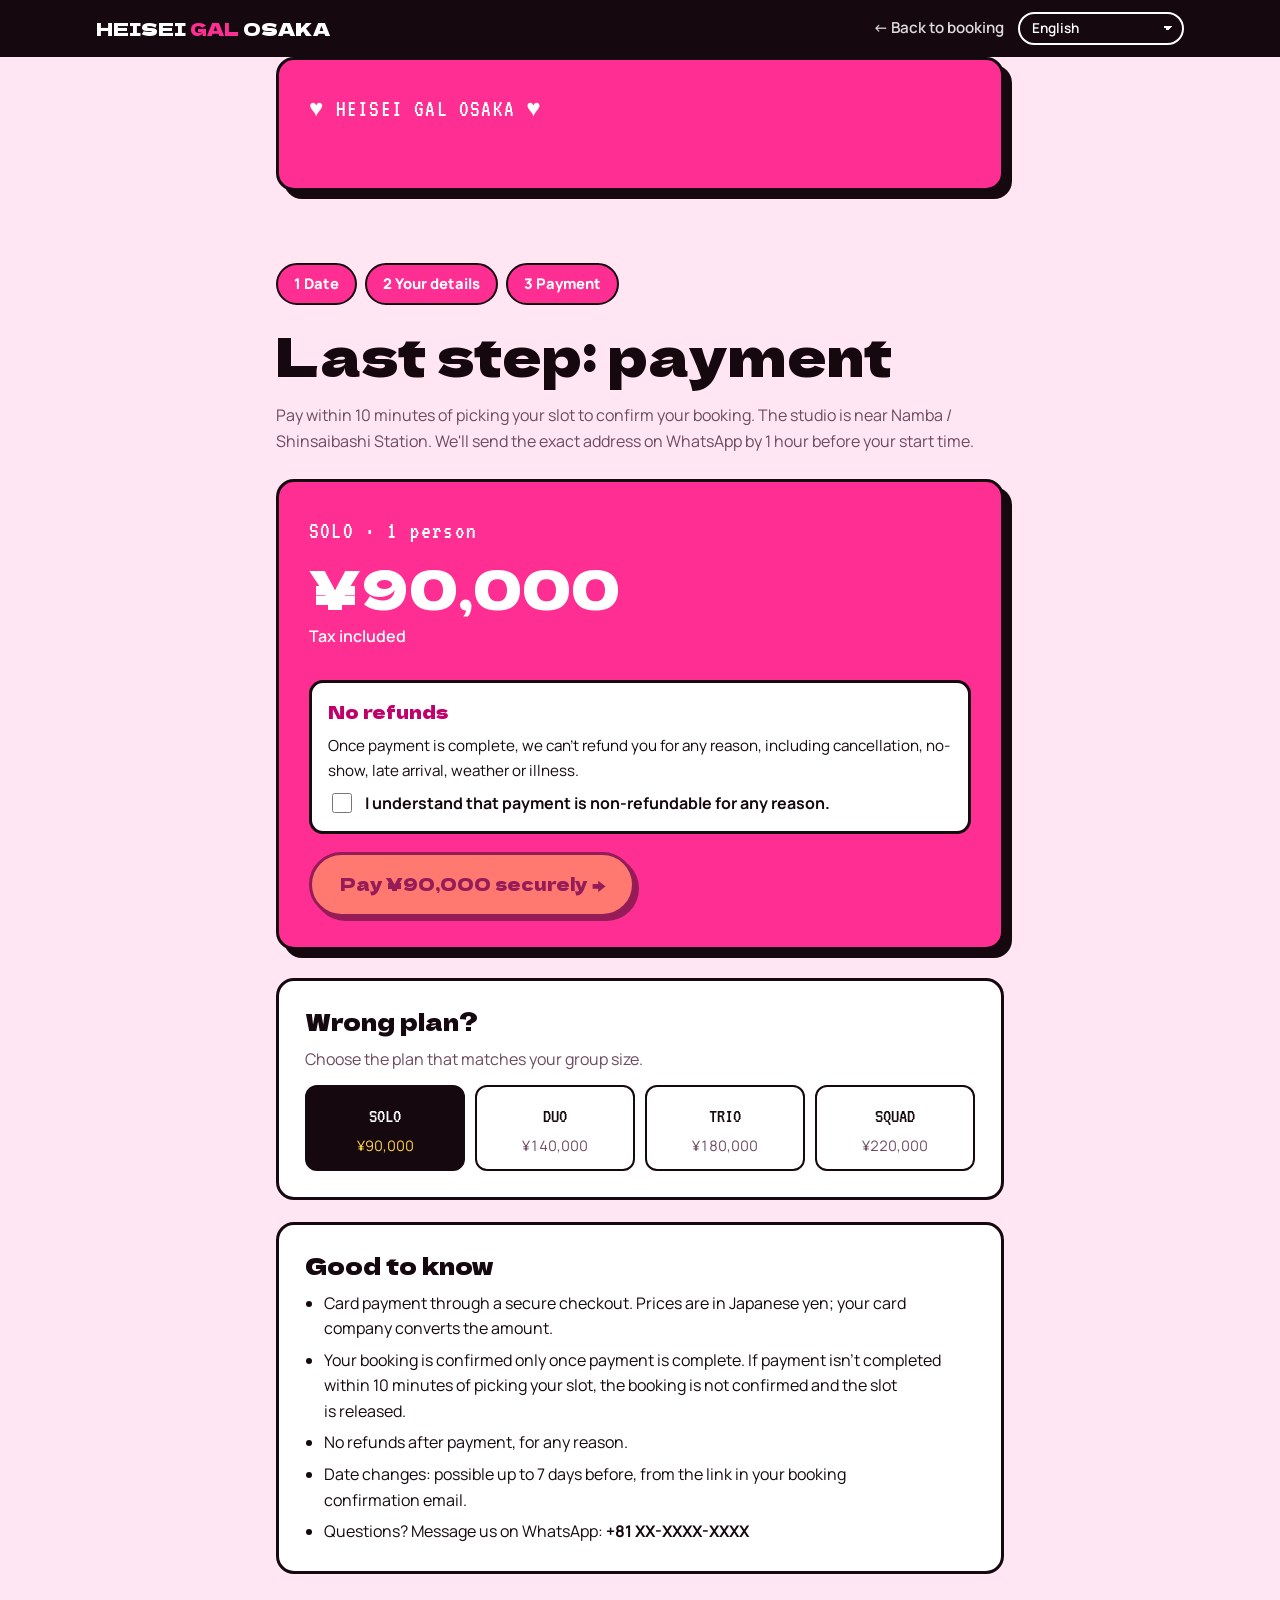
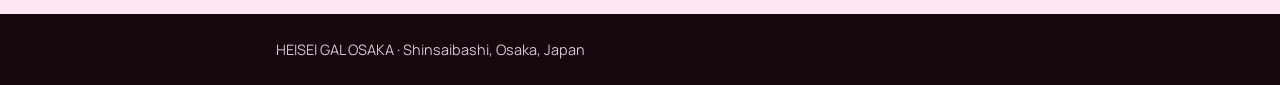
<file: payment.html>
<!doctype html>
<html lang="en">
<head>
<meta charset="utf-8">
<meta name="viewport" content="width=device-width, initial-scale=1, viewport-fit=cover">
<title>Gal Day Payment</title>
<link rel="icon" href="images/icon.svg" type="image/svg+xml">
<link rel="icon" href="images/icon-32.png" sizes="32x32" type="image/png">
<link rel="apple-touch-icon" href="images/icon-180.png">
<link rel="manifest" href="site.webmanifest">
<meta name="apple-mobile-web-app-title" content="Gal Osaka">
<meta name="theme-color" content="#ff3d9a">
<link rel="stylesheet" href="https://fonts.googleapis.com/css2?family=Black+Han+Sans&family=Dela+Gothic+One&family=Manrope:wght@400;600;800&family=VT323&display=swap">
<style>
:root{
  --ink:#16080f;--paper:#ffe6f2;--paper-2:#fff6fa;--pink:#ff2e93;--pink-deep:#c2006b;--gold:#ffd54a;--muted:#6e4a5e;--line:#f0a9cb;
  --f-display:"Dela Gothic One","Black Han Sans","PingFang SC","PingFang TC","Microsoft YaHei","Hiragino Sans",Impact,sans-serif;
  --f-body:"Manrope","Helvetica Neue",Arial,"Hiragino Sans","Yu Gothic","Apple SD Gothic Neo","Malgun Gothic","PingFang SC","PingFang TC","Microsoft YaHei",sans-serif;
  --f-lcd:"VT323","Courier New",monospace;
  color-scheme:light;
}
*{box-sizing:border-box}
html{padding-top:env(safe-area-inset-top,0px);padding-bottom:env(safe-area-inset-bottom,0px)}
body{margin:0;background:var(--paper);color:var(--ink);font-family:var(--f-body);font-size:16px;line-height:1.6}
:lang(ko){word-break:keep-all}
p,li,label,legend{text-wrap:pretty}
:lang(ja) h1,:lang(ja) h2{word-break:auto-phrase}
a{color:inherit}
:focus-visible{outline:3px solid var(--gold);outline-offset:2px}
.wrap{max-width:760px;margin:0 auto;padding-left:max(16px,env(safe-area-inset-left,0px));padding-right:max(16px,env(safe-area-inset-right,0px))}
.top{background:var(--ink);color:#fff}
.top .wrap{display:flex;justify-content:space-between;align-items:center;gap:12px;padding-block:12px;max-width:1120px;flex-wrap:wrap}
.logo{font-family:var(--f-display);text-decoration:none;font-size:1.15rem;white-space:nowrap}
.logo b{color:var(--pink);font-weight:400}
.top-right{display:flex;align-items:center;gap:14px}
.back{font-weight:600;font-size:.95rem;text-decoration:none;opacity:.85;white-space:nowrap}
@media (max-width:520px){.back{display:none}}
.lang{appearance:none;-webkit-appearance:none;background:transparent;color:#fff;border:2px solid #fff;border-radius:999px;padding:.4em 1.9em .4em .9em;font:600 .85rem var(--f-body);cursor:pointer;
  background-image:linear-gradient(45deg,transparent 50%,#fff 50%),linear-gradient(135deg,#fff 50%,transparent 50%);background-position:calc(100% - 14px) 52%,calc(100% - 9px) 52%;background-size:5px 5px;background-repeat:no-repeat}
.lang option{color:var(--ink);background:#fff}
h1,h2{font-family:var(--f-display);font-weight:400;line-height:1.15;margin:0;text-wrap:balance}
h1{font-size:clamp(2.1rem,7vw,3.4rem)}
h2{font-size:1.5rem}
.head{padding-block:44px 24px;display:grid;gap:18px}
.stepper{list-style:none;margin:0;padding:0;display:flex;flex-wrap:wrap;gap:8px}
.stepper li{font-family:var(--f-body);font-weight:800;font-size:.92rem;padding:7px 16px;border-radius:999px;border:2px solid var(--ink);background:#fff}
.stepper li.on{background:var(--pink);color:#fff}
.muted{color:var(--muted);margin:0}
.summary{background:var(--pink);color:#fff;border:3px solid var(--ink);border-radius:18px;padding:clamp(20px,4vw,30px);display:grid;gap:10px;box-shadow:8px 8px 0 var(--ink);margin-bottom:28px}
.summary .who{font-family:var(--f-lcd);font-size:1.5rem;letter-spacing:.05em}
.summary .amount{font-family:var(--f-display);font-size:clamp(2.4rem,8vw,3.4rem);line-height:1;font-variant-numeric:tabular-nums}
.summary .per{font-weight:600}
.btn{display:inline-flex;align-items:center;justify-content:center;gap:.5em;font-family:var(--f-display);font-size:1.1rem;text-decoration:none;padding:.9em 1.6em;border-radius:999px;border:3px solid var(--ink);background:var(--gold);color:var(--ink);box-shadow:4px 4px 0 var(--ink);margin-top:8px;justify-self:start}
.btn:hover{transform:translate(-2px,-2px);box-shadow:6px 6px 0 var(--ink)}
.card{background:#fff;border:3px solid var(--ink);border-radius:18px;padding:clamp(18px,4vw,26px);display:grid;gap:12px;margin-bottom:22px}
.card ul{margin:0;padding-left:1.2em;display:grid;gap:6px}
.other{display:grid;grid-template-columns:repeat(4,1fr);gap:10px}
@media (max-width:560px){.other{grid-template-columns:1fr 1fr}}
.other a{display:grid;gap:2px;text-align:center;text-decoration:none;padding:12px;border:2px solid var(--ink);border-radius:12px;background:#fff}
.other a b{font-family:var(--f-lcd);font-size:1.3rem;font-weight:400}
.other a em{font-style:normal;font-size:.9rem;color:var(--muted);font-variant-numeric:tabular-nums}
.other a[aria-current="true"]{background:var(--ink);color:#fff}
.other a[aria-current="true"] em{color:var(--gold)}
.hold{position:sticky;top:env(safe-area-inset-top,0px);z-index:8;background:var(--ink);color:#fff;text-align:center;padding:10px 16px;font-weight:600}
.hold b{font-family:var(--f-lcd);font-size:1.5rem;font-weight:400;color:var(--gold);letter-spacing:.05em}
.hold.over{background:var(--pink-deep)}
.btn.off,.btn.nr-off{opacity:.45;pointer-events:none}
.fx{display:block;font-size:.82rem;font-weight:600;opacity:.8;font-variant-numeric:tabular-nums;font-family:var(--f-body)}
.fx:empty{display:none}
.fx-row{display:flex;flex-wrap:wrap;gap:6px 14px;align-items:center;font-size:.8rem;color:var(--muted);margin:10px 0 0}
.fx-pick label{display:inline-flex;align-items:center;gap:6px;font-weight:600;font-size:.8rem}
.fx-pick select{width:auto;padding:.2em .5em;font-size:.8rem;border:2px solid var(--ink);border-radius:8px;background:#fff;color:var(--ink)}
.fx-pick[hidden]{display:none}
.summary .fx{opacity:.95;font-size:1rem}
.summary .fx-row{color:#fff}
.summary .fx-pick select{border-color:#fff}
.nr{background:#fff;color:var(--ink);border:3px solid var(--ink);border-radius:14px;padding:14px 16px;display:grid;gap:8px}
.nr h3{margin:0;font-family:var(--f-display);font-weight:400;font-size:1.15rem;color:var(--pink-deep)}
.nr p{margin:0;font-size:.95rem}
.nr label{display:flex;gap:10px;align-items:flex-start;font-weight:700;cursor:pointer}
.nr input{width:20px;height:20px;margin-top:.15em;flex:none;accent-color:var(--pink)}
footer{background:var(--ink);color:#d9c3cf;font-size:.9rem;margin-top:40px}
footer .wrap{padding-block:24px}
</style>
</head>
<body>
<header class="top">
  <div class="wrap">
    <a class="logo" href="index.html">HEISEI <b>GAL</b> OSAKA</a>
    <div class="top-right">
      <a class="back" id="back" href="booking.html" data-i18n="back">← Back to booking</a>
      <label for="lang" style="position:absolute;width:1px;height:1px;overflow:hidden;clip:rect(0 0 0 0)">Language</label>
      <select id="lang" class="lang">
        <option value="en">English</option>
        <option value="ja">日本語</option>
        <option value="ko">한국어</option>
        <option value="zh-Hans">简体中文</option>
        <option value="zh-Hant">繁體中文</option>
        <option value="fr">Français</option>
        <option value="de">Deutsch</option>
        <option value="de-CH">Deutsch (Schweiz)</option>
      </select>
    </div>
  </div>
</header>

<div class="hold" id="hold" hidden role="status"></div>
<main class="wrap">
  <section class="summary" id="paid" hidden aria-live="polite">
    <span class="who">♥ HEISEI GAL OSAKA ♥</span>
    <span class="amount" id="paid-h" style="font-size:clamp(1.8rem,6vw,2.6rem)"></span>
    <span class="per" id="paid-p"></span>
    <span class="per" id="paid-id"></span>
  </section>
  <div class="head">
    <ol class="stepper" aria-label="Booking steps">
      <li class="on" data-i18n="s1">1 Date</li>
      <li class="on" data-i18n="s2">2 Your details</li>
      <li class="on" data-i18n="s3">3 Payment</li>
    </ol>
    <h1 data-i18n="h1">Last step: payment</h1>
    <p class="muted" data-i18n="intro">Pay within 10 minutes of picking your slot to confirm your booking. The studio is near Namba / Shinsaibashi Station. We'll send the exact address on WhatsApp by 1 hour before your start time.</p>
  </div>

  <section class="summary" aria-live="polite">
    <span class="who" id="who">SOLO · 1 person</span>
    <span class="amount" id="amount">¥90,000</span>
    <span class="fx" id="fx-amount" data-yen="90000"></span>
    <span class="per" id="per">Tax included</span>
    <p class="fx-row"><span class="fx-pick" hidden></span><span class="fx-note"></span></p>
    <div class="nr">
      <h3 data-i18n="nr_title">No refunds</h3>
      <p data-i18n="nr_body">Once payment is complete, we can't refund you for any reason, including cancellation, no-show, late arrival, weather or illness.</p>
      <label><input type="checkbox" id="agree-nr"><span data-i18n="agree_nr">I understand that payment is non-refundable for any reason.</span></label>
    </div>
    <a class="btn nr-off" id="pay" href="#" aria-disabled="true">Pay ¥90,000 securely →</a>
  </section>

  <section class="card">
    <h2 data-i18n="wrong_h">Wrong plan?</h2>
    <p class="muted" data-i18n="wrong_p">Choose the plan that matches your group size.</p>
    <nav class="other" aria-label="Plans">
      <a href="#solo" data-plan="solo"><b>SOLO</b><em>¥90,000</em></a>
      <a href="#duo" data-plan="duo"><b>DUO</b><em>¥140,000</em></a>
      <a href="#trio" data-plan="trio"><b>TRIO</b><em>¥180,000</em></a>
      <a href="#squad" data-plan="squad"><b>SQUAD</b><em>¥220,000</em></a>
    </nav>
  </section>

  <section class="card">
    <h2 data-i18n="know_h">Good to know</h2>
    <ul>
      <li data-i18n="k1">Card payment through a secure checkout. Prices are in Japanese yen; your card company converts the amount.</li>
      <li data-i18n="k2">Your booking is confirmed only once payment is complete. If payment isn't completed within 10 minutes of picking your slot, the booking is not confirmed and the slot is released.</li>
      <li data-i18n="k3">No refunds after payment, for any reason.</li>
      <li data-i18n="k5">Date changes: possible up to 7 days before, from the link in your booking confirmation email.</li>
      <li data-i18n="k4">Questions? Message us on WhatsApp: <b>+81 XX-XXXX-XXXX</b></li>
    </ul>
  </section>
</main>

<footer><div class="wrap">HEISEI GAL OSAKA · Shinsaibashi, Osaka, Japan</div></footer>

<script>
/* ===== 設定（ここだけ書き換える） ===== */
// 予約システム（Google Apps Script）のWebアプリURL。予約ページと同じURLを入れる
const GAS_URL = "https://script.google.com/macros/s/AKfycbzg6lCKw-3K2Nu4WYFioVUoEPYxGbzTt2XwlAz5QoZT3wxTtY4hMEhfO7FzFseBCYOu/exec";
/* ===================================== */

const EN_DYN = { paid_id:"Booking ID: {id} · {slot}. We've emailed your booking confirmation, including a link to change your date (up to 7 days before).", paid_h:"You're booked!", paid_p:"Payment received. The studio is near Namba / Shinsaibashi Station. We'll send the exact address on WhatsApp by 1 hour before your start time. See you in Osaka!", checking:"Confirming your payment…", pay_err:"Couldn't open the payment page. Please try again or message us on WhatsApp.", hold:"Slot held. Pay within <b>{t}</b> to confirm.", expired:"Time's up. Your booking is not confirmed. Please pick a slot again or message us on WhatsApp.", solo:"SOLO · 1 person", duo:"DUO · 2 people", trio:"TRIO · 3 people", squad:"SQUAD · 4 people", tax:"Tax included", per:"{p} per person · tax included", pay:"Pay {a} securely →" };

const I18N = {
ja:{k5:"日程変更：体験日の7日前まで、予約完了メールのリンクから変更できます。",paid_id:"予約ID：{id}・{slot}。予約完了メールをお送りしました。日程変更（7日前まで）のリンクもメールに入っています。",paid_change:"日程を変更する",paid_h:"予約が確定しました！",paid_p: "お支払いを確認しました。スタジオは難波駅・心斎橋駅の周辺です。詳しい住所は、開始時間の1時間前までにWhatsAppでお送りします。大阪でお会いしましょう！",checking:"お支払いを確認しています…",pay_err:"支払い画面を開けませんでした。もう一度試すか、WhatsAppでご連絡ください。",agree_nr:"お支払い後は、いかなる理由でも返金できないことに同意します。",nr_body:"お支払いが完了した後は、キャンセル、不参加、遅刻、天候、体調不良など、いかなる理由でも返金できません。",nr_title:"返金不可",expired:"時間切れです。予約は確定していません。もう一度日時を選ぶか、WhatsAppでご連絡ください。",hold:"枠を確保中。<b>{t}</b> 以内のお支払いで予約確定です。",back:"← 予約ページに戻る",s1:"1 日時",s2:"2 情報入力",s3:"3 お支払い",h1:"最後に、お支払い",
intro: "日時を選んでから10分以内のお支払いで予約確定です。スタジオは難波駅・心斎橋駅の周辺です。詳しい住所は、開始時間の1時間前までにWhatsAppでお送りします。",
solo:"SOLO · 1名",duo:"DUO · 2名",trio:"TRIO · 3名",squad:"SQUAD · 4名",tax:"税込",per:"1人あたり{p}・税込",pay:"{a}を支払う →",
wrong_h:"プランが違う場合",wrong_p:"人数に合ったプランを選んでください。",know_h:"お支払いについて",
k1:"カード決済の安全な画面でお支払いいただきます。料金は日本円で、カード会社が自動で換算します。",
k2:"お支払いが完了して初めて予約確定です。日時を選んでから10分以内にお支払いが完了しない場合、予約は確定せず、枠は取り消されます。",
k3:"お支払い後は、理由を問わず返金できません。",
k4:"質問はWhatsAppへ：<b>+81 XX-XXXX-XXXX</b>"},
ko:{k5:"일정 변경: 체험일 7일 전까지 예약 확정 메일의 링크에서 가능합니다.",paid_id:"예약 ID: {id} · {slot}. 예약 확정 메일을 보내 드렸습니다. 일정 변경(7일 전까지) 링크도 메일에 들어 있습니다.",paid_change:"일정 변경",paid_h:"예약이 확정되었습니다!",paid_p: "결제를 확인했습니다. 스튜디오는 난바역·신사이바시역 주변입니다. 정확한 주소는 시작 1시간 전까지 왓츠앱으로 보내 드립니다. 오사카에서 만나요!",checking:"결제를 확인하고 있습니다…",pay_err:"결제 페이지를 열 수 없습니다. 다시 시도하거나 왓츠앱으로 연락해 주세요.",agree_nr:"결제 후에는 어떤 이유로도 환불되지 않는다는 데 동의합니다.",nr_body:"결제가 완료된 후에는 취소, 노쇼, 지각, 날씨, 건강 문제 등 어떤 이유로도 환불해 드릴 수 없습니다.",nr_title:"환불 불가",expired:"시간이 초과되었습니다. 예약이 확정되지 않았습니다. 다시 날짜를 고르거나 왓츠앱으로 연락해 주세요.",hold:"시간 확보 중. <b>{t}</b> 안에 결제하면 예약이 확정됩니다.",back:"← 예약 페이지로 돌아가기",s1:"1 날짜",s2:"2 정보 입력",s3:"3 결제",h1:"마지막 단계: 결제",
intro: "날짜를 고른 후 10분 이내에 결제하면 예약이 확정됩니다. 스튜디오는 난바역·신사이바시역 주변입니다. 정확한 주소는 시작 1시간 전까지 왓츠앱으로 보내 드립니다.",
solo:"SOLO · 1명",duo:"DUO · 2명",trio:"TRIO · 3명",squad:"SQUAD · 4명",tax:"세금 포함",per:"1인 {p} · 세금 포함",pay:"{a} 안전하게 결제하기 →",
wrong_h:"플랜이 다른가요?",wrong_p:"인원에 맞는 플랜을 선택해 주세요.",know_h:"알아 두세요",
k1:"안전한 결제 화면에서 카드로 결제합니다. 요금은 일본 엔화이며, 카드사에서 자동으로 환산합니다.",
k2:"결제가 완료되어야 예약이 확정됩니다. 날짜를 고른 후 10분 이내에 결제가 완료되지 않으면 예약은 확정되지 않으며, 해당 시간은 취소됩니다.",
k3:"결제 후에는 어떤 이유로도 환불되지 않습니다.",
k4:"문의는 왓츠앱으로: <b>+81 XX-XXXX-XXXX</b>"},
"zh-Hans":{k5:"更改日期：可在体验日7天前，通过预约确认邮件中的链接办理。",paid_id:"预约编号：{id} · {slot}。我们已发送预约确认邮件，邮件中附有更改日期（7天前为止）的链接。",paid_change:"更改日期",paid_h:"预约成功！",paid_p: "已确认付款。工作室位于难波站・心斋桥站附近。具体地址会在开始前1小时之前通过WhatsApp发送给你。大阪见！",checking:"正在确认付款…",pay_err:"无法打开付款页面。请重试，或通过WhatsApp联系我们。",agree_nr:"我同意付款后无论任何原因均不予退款。",nr_body:"付款完成后，无论是取消、未到场、迟到、天气还是身体不适等任何原因，均不予退款。",nr_title:"不可退款",expired:"已超时，预约未确认。请重新选择时间，或通过WhatsApp联系我们。",hold:"时段保留中。请在 <b>{t}</b> 内付款以确认预约。",back:"← 返回预约页面",s1:"1 日期",s2:"2 填写信息",s3:"3 付款",h1:"最后一步：付款",
intro: "选择时间后10分钟内付款即确认预约。工作室位于难波站・心斋桥站附近。具体地址会在开始前1小时之前通过WhatsApp发送给你。",
solo:"SOLO · 1人",duo:"DUO · 2人",trio:"TRIO · 3人",squad:"SQUAD · 4人",tax:"含税",per:"每人{p} · 含税",pay:"安全支付{a} →",
wrong_h:"选错套餐了？",wrong_p:"请选择与人数相符的套餐。",know_h:"付款须知",
k1:"通过安全的结账页面以银行卡付款。价格以日元计，由发卡机构自动换算。",
k2:"只有付款完成后预约才会确认。如果选择时间后10分钟内未完成付款，预约将不会确认，时段也会被释放。",
k3:"付款后无论任何原因均不予退款。",
k4:"有问题请通过WhatsApp联系：<b>+81 XX-XXXX-XXXX</b>"},
"zh-Hant":{k5:"變更日期：可在體驗日7天前，透過預約確認信中的連結辦理。",paid_id:"預約編號：{id} · {slot}。我們已寄出預約確認信，信中附有變更日期（7天前為止）的連結。",paid_change:"變更日期",paid_h:"預約成功！",paid_p: "已確認付款。工作室位於難波站・心齋橋站附近。詳細地址會在開始前1小時之前用WhatsApp傳給你。大阪見！",checking:"正在確認付款…",pay_err:"無法開啟付款頁面。請重試，或用WhatsApp聯絡我們。",agree_nr:"我同意付款後無論任何原因皆不退款。",nr_body:"付款完成後，無論是取消、未到場、遲到、天候或身體不適等任何原因，皆不退款。",nr_title:"不可退款",expired:"已超過時間，預約未成立。請重新選擇時間，或用WhatsApp聯絡我們。",hold:"時段保留中。請在 <b>{t}</b> 內付款以確認預約。",back:"← 返回預約頁面",s1:"1 日期",s2:"2 填寫資料",s3:"3 付款",h1:"最後一步：付款",
intro: "選擇時間後10分鐘內付款即確認預約。工作室位於難波站・心齋橋站附近。詳細地址會在開始前1小時之前用WhatsApp傳給你。",
solo:"SOLO · 1人",duo:"DUO · 2人",trio:"TRIO · 3人",squad:"SQUAD · 4人",tax:"含稅",per:"每人{p} · 含稅",pay:"安全支付{a} →",
wrong_h:"選錯方案了？",wrong_p:"請選擇與人數相符的方案。",know_h:"付款須知",
k1:"透過安全的結帳頁面以信用卡付款。價格以日圓計算，由發卡銀行自動換算。",
k2:"付款完成後預約才會成立。如果選擇時間後10分鐘內沒有完成付款，預約不會成立，時段也會被釋出。",
k3:"付款後無論任何原因皆不退款。",
k4:"有問題請用WhatsApp聯絡：<b>+81 XX-XXXX-XXXX</b>"},
fr:{k5:"Changement de date : possible jusqu'à 7 jours avant, via le lien de ton e-mail de confirmation.",paid_id:"Numéro de réservation : {id} · {slot}. On t'a envoyé l'e-mail de confirmation, avec un lien pour changer ta date (jusqu'à 7 jours avant).",paid_change:"Changer la date",paid_h:"C'est réservé !",paid_p: "Paiement reçu. Le studio est près des gares de Namba / Shinsaibashi. On t'envoie l'adresse exacte sur WhatsApp au plus tard 1 heure avant le début. À bientôt à Osaka !",checking:"Vérification du paiement…",pay_err:"Impossible d'ouvrir la page de paiement. Réessaie ou écris-nous sur WhatsApp.",agree_nr:"Je comprends que le paiement n'est remboursable pour aucune raison.",nr_body:"Une fois le paiement effectué, nous ne pouvons te rembourser pour aucune raison : annulation, absence, retard, météo ou maladie.",nr_title:"Non remboursable",expired:"Temps écoulé. Ta réservation n'est pas confirmée. Choisis un nouveau créneau ou écris-nous sur WhatsApp.",hold:"Créneau bloqué. Paie dans <b>{t}</b> pour confirmer.",back:"← Retour à la réservation",s1:"1 Date",s2:"2 Tes infos",s3:"3 Paiement",h1:"Dernière étape : le paiement",
intro: "Paie dans les 10 minutes après avoir choisi ton créneau pour confirmer ta réservation. Le studio est près des gares de Namba / Shinsaibashi. On t'envoie l'adresse exacte sur WhatsApp au plus tard 1 heure avant le début.",
solo:"SOLO · 1 personne",duo:"DUO · 2 personnes",trio:"TRIO · 3 personnes",squad:"SQUAD · 4 personnes",tax:"Taxes comprises",per:"{p} par personne · taxes comprises",pay:"Payer {a} en toute sécurité →",
wrong_h:"Mauvaise formule ?",wrong_p:"Choisis la formule qui correspond à la taille de ton groupe.",know_h:"Bon à savoir",
k1:"Paiement par carte via une page sécurisée. Les prix sont en yens ; ta banque fait la conversion.",
k2:"Ta réservation n'est confirmée qu'une fois le paiement effectué. Si le paiement n'est pas effectué dans les 10 minutes après le choix du créneau, la réservation n'est pas confirmée et le créneau est libéré.",
k3:"Aucun remboursement après le paiement, quelle qu'en soit la raison.",
k4:"Des questions ? Écris-nous sur WhatsApp : <b>+81 XX-XXXX-XXXX</b>"},
de:{k5:"Terminänderung: bis 7 Tage vorher über den Link in deiner Bestätigungs-E-Mail.",paid_id:"Buchungsnummer: {id} · {slot}. Wir haben dir die Bestätigungs-E-Mail geschickt, inklusive Link zum Ändern des Termins (bis 7 Tage vorher).",paid_change:"Termin ändern",paid_h:"Du bist gebucht!",paid_p: "Zahlung erhalten. Das Studio liegt nahe den Bahnhöfen Namba / Shinsaibashi. Die genaue Adresse schicken wir dir spätestens 1 Stunde vor Beginn per WhatsApp. Bis bald in Osaka!",checking:"Zahlung wird geprüft…",pay_err:"Die Zahlungsseite konnte nicht geöffnet werden. Versuch es erneut oder schreib uns auf WhatsApp.",agree_nr:"Ich verstehe, dass die Zahlung aus keinem Grund erstattet wird.",nr_body:"Nach abgeschlossener Zahlung können wir aus keinem Grund erstatten, auch nicht bei Stornierung, Nichterscheinen, Verspätung, Wetter oder Krankheit.",nr_title:"Keine Erstattung",expired:"Die Zeit ist abgelaufen. Deine Buchung ist nicht bestätigt. Wähle bitte erneut einen Termin oder schreib uns auf WhatsApp.",hold:"Termin reserviert. Bezahle innerhalb von <b>{t}</b>, um zu bestätigen.",back:"← Zurück zur Buchung",s1:"1 Datum",s2:"2 Deine Angaben",s3:"3 Zahlung",h1:"Letzter Schritt: Zahlung",
intro: "Bezahle innerhalb von 10 Minuten nach der Terminwahl, um deine Buchung zu bestätigen. Das Studio liegt nahe den Bahnhöfen Namba / Shinsaibashi. Die genaue Adresse schicken wir dir spätestens 1 Stunde vor Beginn per WhatsApp.",
solo:"SOLO · 1 Person",duo:"DUO · 2 Personen",trio:"TRIO · 3 Personen",squad:"SQUAD · 4 Personen",tax:"Inkl. Steuern",per:"{p} pro Person · inkl. Steuern",pay:"{a} sicher bezahlen →",
wrong_h:"Falscher Plan?",wrong_p:"Wähle den Plan, der zu deiner Gruppengröße passt.",know_h:"Gut zu wissen",
k1:"Kartenzahlung über einen sicheren Checkout. Die Preise sind in Yen; deine Bank rechnet den Betrag um.",
k2:"Deine Buchung ist erst nach abgeschlossener Zahlung bestätigt. Ist die Zahlung nicht innerhalb von 10 Minuten nach der Terminwahl abgeschlossen, ist die Buchung nicht bestätigt und der Termin wird freigegeben.",
k3:"Nach der Zahlung keine Erstattung, egal aus welchem Grund.",
k4:"Fragen? Schreib uns auf WhatsApp: <b>+81 XX-XXXX-XXXX</b>"}
};
I18N["de-CH"] = Object.fromEntries(Object.entries(I18N.de).map(([k, v]) => [k, v.replace(/ß/g, "ss")]));

const LANGS = ["en","ja","ko","zh-Hans","zh-Hant","fr","de","de-CH"];
const PLANS = { solo: { total: 90000, per: 0 }, duo: { total: 140000, per: 70000 }, trio: { total: 180000, per: 60000 }, squad: { total: 220000, per: 55000 } };
const yen = n => "¥" + n.toLocaleString("en-US");

const textEls = document.querySelectorAll("[data-i18n]");
const EN = { ...EN_DYN };
textEls.forEach(el => { EN[el.dataset.i18n] = el.innerHTML; });

let plan = "solo", lang = "en", deadline = 0, bookingId = "", paidSession = "", timer = null;
const T = k => (lang !== "en" && I18N[lang] && I18N[lang][k] != null) ? I18N[lang][k] : EN[k];

function readHash() {
  const [p, l, d, id] = location.hash.slice(1).split(".");
  paidSession = d === "paid" && /^cs_[A-Za-z0-9_]+$/.test(id || "") ? id : "";
  bookingId = /^[A-Z0-9]+$/.test(id || "") ? id : "";
  plan = PLANS[p] ? p : "solo";
  lang = LANGS.includes(l) ? l : "en";
  deadline = paidSession ? 0 : (Number(d) || 0);
}

function render() {
  textEls.forEach(el => { el.innerHTML = T(el.dataset.i18n); });
  document.documentElement.lang = lang;
  document.getElementById("lang").value = lang;
  const p = PLANS[plan];
  document.getElementById("who").textContent = T(plan);
  document.getElementById("amount").textContent = yen(p.total);
  document.getElementById("fx-amount").dataset.yen = p.total;
  if (window.HGOfx) window.HGOfx.render();
  document.getElementById("per").textContent = p.per ? T("per").replace("{p}", yen(p.per)) : T("tax");
  const pay = document.getElementById("pay");
  pay.textContent = T("pay").replace("{a}", yen(p.total));
  const suffix = "." + lang + (deadline ? "." + deadline + (bookingId ? "." + bookingId : "") : "");
  document.querySelectorAll(".other a").forEach(a => {
    a.href = "#" + a.dataset.plan + suffix;
    a.setAttribute("aria-current", a.dataset.plan === plan ? "true" : "false");
  });
  document.getElementById("back").href = "booking.html" + (lang === "en" ? "" : "#" + lang);
  startTimer();
  if (paidSession) showPaid();
}
async function showPaid() {
  document.querySelectorAll("main > section").forEach(el => { el.hidden = el.id !== "paid"; });
  document.getElementById("paid").hidden = false;
  document.getElementById("paid-h").textContent = T("checking");
  document.getElementById("paid-p").textContent = "";
  try { sessionStorage.removeItem("hgo-hold"); } catch (e) {}
  let ok = false;
  try {
    const r = await fetch(GAS_URL, { method: "POST", body: JSON.stringify({ action: "confirm", session: paidSession }) });
    const j = await r.json(); ok = j.ok;
    if (j.ok && j.id) {
      const slot = j.date ? j.date + " " + j.time + "–" + j.end + " (JST)" : "";
      document.getElementById("paid-id").textContent = T("paid_id").replace("{id}", j.id).replace("{slot}", slot);
    }
  } catch (e) {}
  // Stripe only returns here after a successful payment, so show the thank-you either way
  document.getElementById("paid-h").textContent = T("paid_h");
  document.getElementById("paid-p").textContent = T("paid_p");
}
document.getElementById("pay").addEventListener("click", async (e) => {
  e.preventDefault();
  const pay = e.currentTarget;
  if (pay.classList.contains("off") || pay.classList.contains("nr-off") || !bookingId || !GAS_URL) {
    if (!GAS_URL) alertBox(T("pay_err"));
    return;
  }
  pay.classList.add("off");
  try {
    const r = await fetch(GAS_URL, { method: "POST", body: JSON.stringify({ action: "checkout", id: bookingId, plan: plan, lang: lang, base: location.href.split("#")[0].replace(/[^/]*$/, "") }) });
    const j = await r.json();
    if (j.ok && j.url) { location.href = j.url; return; }
    alertBox(T(j.reason === "expired" ? "expired" : "pay_err"));
  } catch (err) { alertBox(T("pay_err")); }
  pay.classList.remove("off");
});
function alertBox(msg) {
  let b = document.getElementById("pay-msg");
  if (!b) {
    b = document.createElement("p");
    b.id = "pay-msg";
    b.setAttribute("role", "alert");
    b.style.cssText = "margin:0;font-weight:700;background:#fff;color:var(--pink-deep);border-radius:10px;padding:10px 12px";
    document.getElementById("pay").after(b);
  }
  b.textContent = msg;
}
function fmt(ms) {
  const t = Math.max(0, Math.ceil(ms / 1000));
  return String(Math.floor(t / 60)).padStart(2, "0") + ":" + String(t % 60).padStart(2, "0");
}
function tick() {
  const bar = document.getElementById("hold");
  if (!deadline) { bar.hidden = true; return; }
  const left = deadline - Date.now();
  bar.hidden = false;
  const pay = document.getElementById("pay");
  if (left <= 0) {
    bar.classList.add("over");
    bar.innerHTML = T("expired");
    pay.classList.add("off");
    pay.setAttribute("aria-disabled", "true");
    clearInterval(timer);
    return;
  }
  bar.classList.remove("over");
  pay.classList.remove("off");
  syncAgree();
  bar.innerHTML = T("hold").replace("{t}", fmt(left));
}
function startTimer() { clearInterval(timer); tick(); timer = setInterval(tick, 1000); }

const agreeNr = document.getElementById("agree-nr");
function syncAgree() {
  const pay = document.getElementById("pay");
  pay.classList.toggle("nr-off", !agreeNr.checked);
  if (agreeNr.checked && !pay.classList.contains("off")) pay.removeAttribute("aria-disabled");
  else pay.setAttribute("aria-disabled", "true");
}
agreeNr.addEventListener("change", syncAgree);
window.addEventListener("hashchange", () => { readHash(); render(); });
document.getElementById("lang").addEventListener("change", e => {
  location.hash = plan + "." + e.target.value + (deadline ? "." + deadline + (bookingId ? "." + bookingId : "") : "");
});
readHash();
render();
</script>
<script src="fx.js"></script>
</body>
</html>
</file>
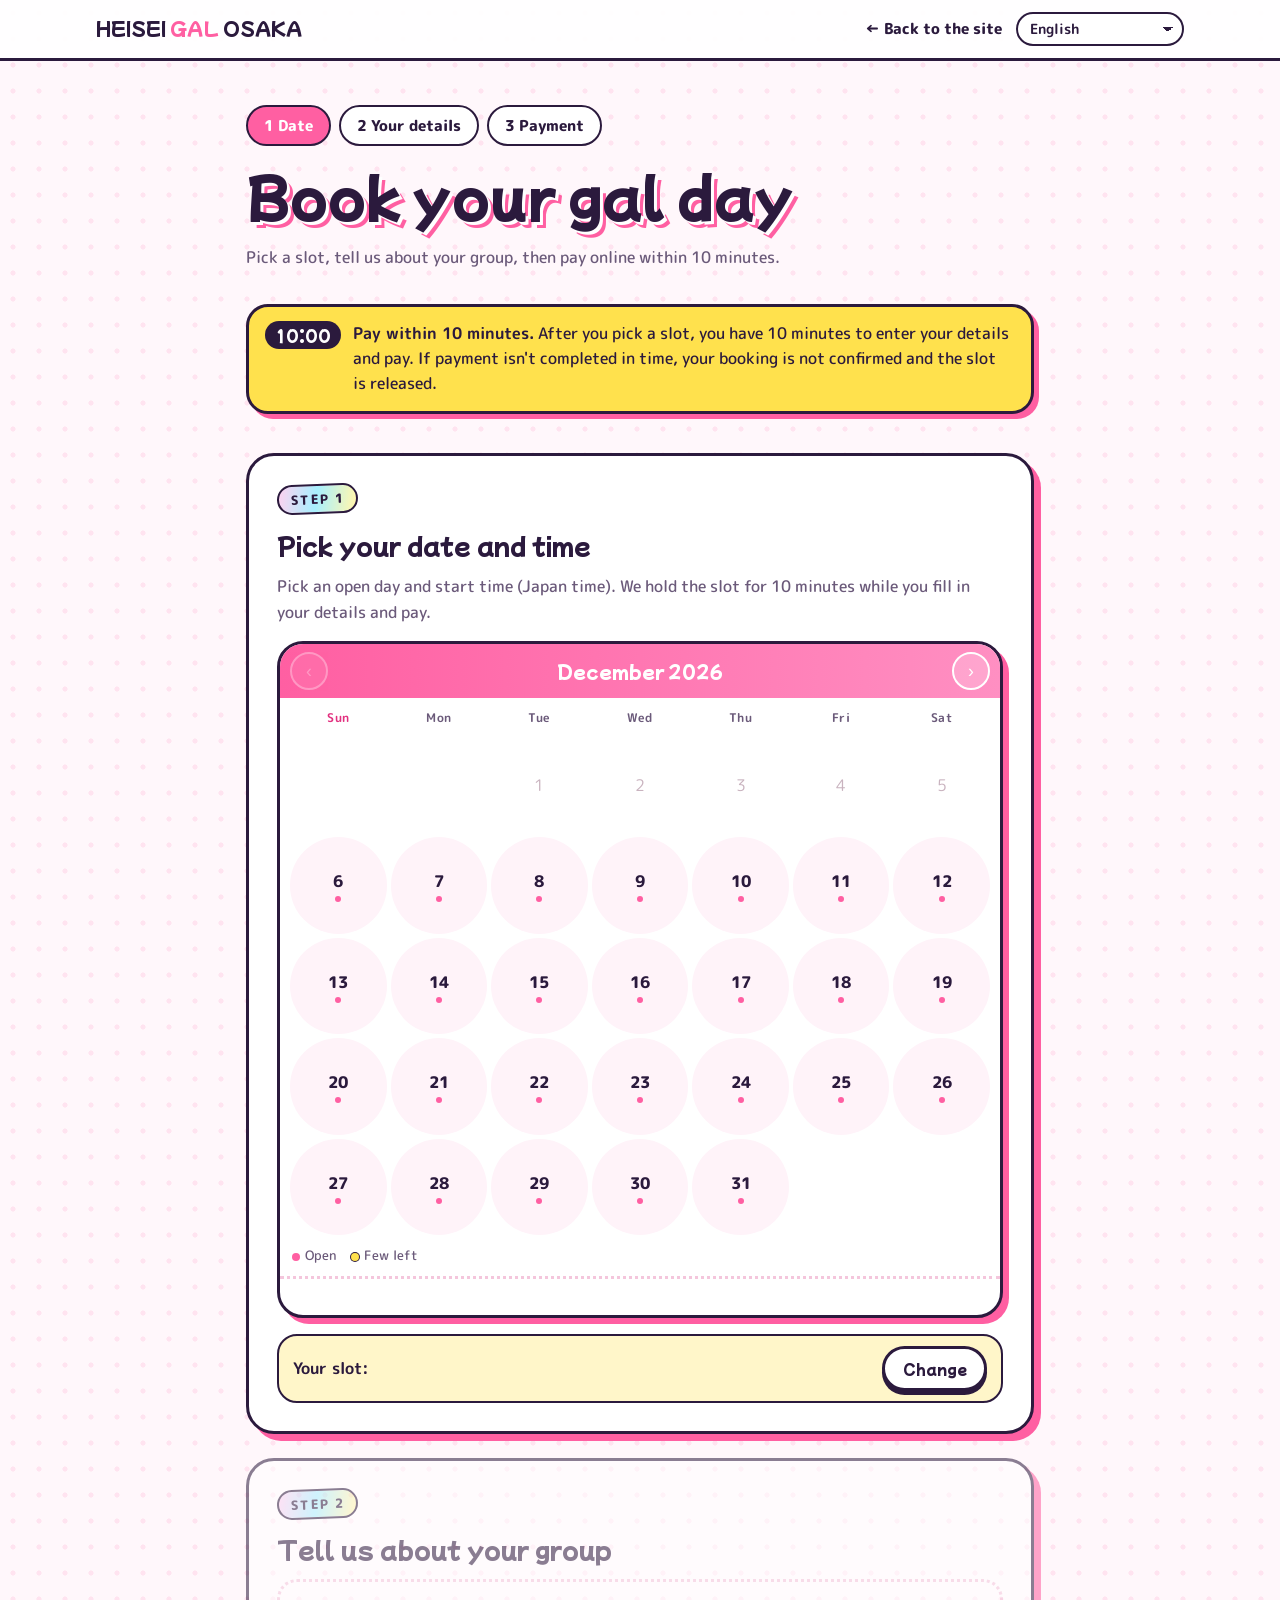
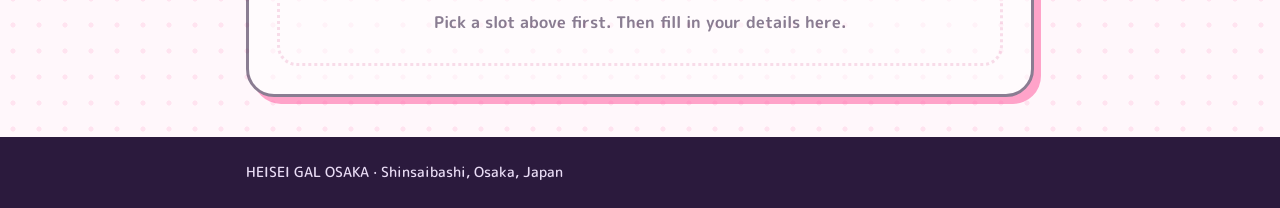
<file: pop/booking.html>
<!doctype html>
<html lang="en">
<head>
<meta charset="utf-8">
<meta name="viewport" content="width=device-width, initial-scale=1, viewport-fit=cover">
<title>Book Your Gal Day</title>
<link rel="icon" href="../images/icon.svg" type="image/svg+xml">
<link rel="icon" href="../images/icon-32.png" sizes="32x32" type="image/png">
<link rel="apple-touch-icon" href="../images/icon-180.png">
<link rel="manifest" href="../site.webmanifest">
<meta name="apple-mobile-web-app-title" content="Gal Osaka">
<meta name="theme-color" content="#ff3d9a">
<link rel="stylesheet" href="https://fonts.googleapis.com/css2?family=M+PLUS+Rounded+1c:wght@500;700;800&family=Mochiy+Pop+One&family=Manrope:wght@400;600;800&display=swap">
<style>
:root{
  --ink:#16080f;--paper:#ffe6f2;--paper-2:#fff6fa;--pink:#ff2e93;--pink-deep:#c2006b;--gold:#ffd54a;--muted:#6e4a5e;--line:#f0a9cb;
  --f-display:"Dela Gothic One","Black Han Sans","PingFang SC","PingFang TC","Microsoft YaHei","Hiragino Sans",Impact,sans-serif;
  --f-body:"Manrope","Helvetica Neue",Arial,"Hiragino Sans","Yu Gothic","Apple SD Gothic Neo","Malgun Gothic","PingFang SC","PingFang TC","Microsoft YaHei",sans-serif;
  --f-lcd:"VT323","Courier New",monospace;
  color-scheme:light;
}
*{box-sizing:border-box}
html{padding-top:env(safe-area-inset-top,0px);padding-bottom:env(safe-area-inset-bottom,0px)}
body{margin:0;background:var(--paper);color:var(--ink);font-family:var(--f-body);font-size:16px;line-height:1.6}
:lang(ko){word-break:keep-all}
p,li,label,legend{text-wrap:pretty}
:lang(ja) h1,:lang(ja) h2{word-break:auto-phrase}
a{color:inherit}
:focus-visible{outline:3px solid var(--gold);outline-offset:2px}
.wrap{max-width:820px;margin:0 auto;padding-left:max(16px,env(safe-area-inset-left,0px));padding-right:max(16px,env(safe-area-inset-right,0px))}
.top{background:var(--ink);color:#fff}
.top .wrap{display:flex;justify-content:space-between;align-items:center;gap:12px;padding-block:12px;max-width:1120px;flex-wrap:wrap}
.logo{font-family:var(--f-display);text-decoration:none;font-size:1.15rem;white-space:nowrap}
.logo b{color:var(--pink);font-weight:400}
.top-right{display:flex;align-items:center;gap:14px}
.back{font-weight:600;font-size:.95rem;text-decoration:none;opacity:.85;white-space:nowrap}
@media (max-width:520px){.back{display:none}}
.lang{appearance:none;-webkit-appearance:none;background:transparent;color:#fff;border:2px solid #fff;border-radius:999px;padding:.4em 1.9em .4em .9em;font:600 .85rem var(--f-body);cursor:pointer;
  background-image:linear-gradient(45deg,transparent 50%,#fff 50%),linear-gradient(135deg,#fff 50%,transparent 50%);background-position:calc(100% - 14px) 52%,calc(100% - 9px) 52%;background-size:5px 5px;background-repeat:no-repeat}
.lang option{color:var(--ink);background:#fff}
h1,h2{font-family:var(--f-display);font-weight:400;line-height:1.15;margin:0;text-wrap:balance}
h1{font-size:clamp(2.1rem,7vw,3.4rem)}
h2{font-size:1.5rem}
.head{padding-block:44px 24px;display:grid;gap:18px}
.stepper{list-style:none;margin:0;padding:0;display:flex;flex-wrap:wrap;gap:8px}
.stepper li{font-family:var(--f-body);font-weight:800;font-size:.92rem;padding:7px 16px;border-radius:999px;border:2px solid var(--ink);background:#fff}
.stepper li.on{background:var(--pink);color:#fff}
.stepper li.done{background:var(--ink);color:var(--gold)}
.card{background:#fff;border:3px solid var(--ink);border-radius:18px;padding:clamp(18px,4vw,28px);display:grid;gap:16px;margin-bottom:24px}
.card .num{font-family:var(--f-lcd);font-size:1.3rem;color:var(--pink-deep)}
.card.locked{opacity:.55}
.muted{color:var(--muted);margin:0}
.btn{display:inline-flex;align-items:center;justify-content:center;gap:.5em;font-family:var(--f-display);font-size:1.05rem;text-decoration:none;padding:.85em 1.6em;border-radius:999px;border:3px solid var(--ink);background:var(--pink);color:#fff;box-shadow:4px 4px 0 var(--ink);cursor:pointer}
.btn:hover{transform:translate(-2px,-2px);box-shadow:6px 6px 0 var(--ink)}
.btn.small{font-size:.9rem;padding:.6em 1.2em;background:#fff;color:var(--ink);box-shadow:3px 3px 0 var(--ink)}
.grid{display:grid;grid-template-columns:1fr 1fr;gap:14px}
.grid .full{grid-column:1/-1}
@media (max-width:560px){.grid{grid-template-columns:1fr}}
label{display:grid;gap:6px;font-weight:600;font-size:.95rem;min-width:0;align-content:start}
label small,legend small{font-weight:400;color:var(--muted)}
input,select,textarea{font:inherit;font-weight:400;padding:.7em .8em;border:2px solid var(--ink);border-radius:10px;background:#fff;color:var(--ink);width:100%}
textarea{min-height:64px;resize:vertical}
input:focus,select:focus,textarea:focus{outline:3px solid var(--gold);outline-offset:1px}
.bad{outline:3px solid var(--pink)!important;border-color:var(--pink)!important}
fieldset{border:0;margin:0;padding:0;display:grid;gap:10px;min-width:0}
legend{font-weight:600;font-size:.95rem;margin-bottom:6px;padding:0}
.plans{display:grid;grid-template-columns:repeat(4,1fr);gap:10px}
@media (max-width:560px){.plans{grid-template-columns:1fr 1fr}}
.plans label{position:relative;display:block}
.plans input{position:absolute;opacity:0;width:1px;height:1px}
.plans span{display:grid;gap:2px;padding:12px;border:2px solid var(--ink);border-radius:12px;background:#fff;cursor:pointer;text-align:center}
.plans span b{font-family:var(--f-lcd);font-size:1.3rem;font-weight:400}
.plans span em{font-style:normal;font-size:.9rem;color:var(--muted)}
.plans span i{font-style:normal;font-family:var(--f-display);font-size:1.05rem;font-variant-numeric:tabular-nums}
.plans span small{font-size:.75rem;color:var(--muted);font-variant-numeric:tabular-nums}
.plans input:checked+span small{color:#fff}
.fx{display:block;font-size:.82rem;font-weight:600;opacity:.8;font-variant-numeric:tabular-nums;font-family:var(--f-body)}
.fx:empty{display:none}
.fx-row{display:flex;flex-wrap:wrap;gap:6px 14px;align-items:center;font-size:.8rem;color:var(--muted);margin:10px 0 0}
.fx-pick label{display:inline-flex;align-items:center;gap:6px;font-weight:600;font-size:.8rem}
.fx-pick select{width:auto;padding:.2em .5em;font-size:.8rem;border:2px solid var(--ink);border-radius:8px;background:#fff;color:var(--ink)}
.fx-pick[hidden]{display:none}
.opt-box{border:2px dashed var(--line);border-radius:12px;padding:10px 14px}
.opt-box summary{cursor:pointer;font-weight:600;font-size:.95rem}
.opt-box[open] summary{margin-bottom:12px}
#f-country-other[hidden]{display:none}
@media (max-width:560px){
  .head{padding-block:24px 14px;gap:12px}
  .card{padding:14px;gap:12px;border-radius:14px}
  h2{font-size:1.25rem}
  label{font-size:.86rem;gap:4px}
  input,select,textarea{padding:.5em .6em;border-radius:8px;font-size:16px}
  .grid{gap:10px}
  .guest{padding:10px;gap:8px}
  .guest .grid{grid-template-columns:1fr 1fr}
  .plans{gap:8px}
  .plans span{padding:8px 4px}
  .plans span b{font-size:1.15rem}
  .rule{font-size:.88rem;padding:10px 12px}
  .rule::before{font-size:1.3rem}
}
.plans input:checked+span{background:var(--pink);color:#fff}
.plans input:checked+span em{color:#fff}
.plans input:focus-visible+span{outline:3px solid var(--gold)}
.guest{border:2px solid var(--line);border-radius:14px;padding:16px;display:grid;gap:12px;background:var(--paper-2)}
.guest h3{margin:0;font-family:var(--f-lcd);font-size:1.3rem;font-weight:400;color:var(--pink-deep)}
.check{display:flex;gap:10px;align-items:flex-start;font-weight:400}
.check input{width:auto;margin-top:.3em;flex:none}
.submit{display:flex;flex-wrap:wrap;gap:14px;align-items:center;justify-content:space-between}
.err{color:var(--pink-deep);font-weight:600;margin:0}
.card>*{min-width:0}
#form-body[hidden]{display:none!important}
.locked-msg{border:2px dashed var(--line);border-radius:14px;padding:28px;text-align:center;background:var(--paper-2);font-weight:600}
/* original booking calendar: purikura-style frame */
.cal{border:3px solid var(--ink);border-radius:16px;background:#fff;box-shadow:6px 6px 0 var(--pink);overflow:hidden}
.cal-top{display:flex;align-items:center;justify-content:space-between;gap:8px;background:var(--pink);color:#fff;padding:8px 10px}
.cal-top h3{margin:0;font-family:var(--f-display);font-weight:400;font-size:1.15rem}
.cal-nav{width:38px;height:38px;border-radius:50%;border:2px solid #fff;background:transparent;color:#fff;font-size:1.1rem;cursor:pointer;display:grid;place-items:center}
.cal-nav[disabled]{opacity:.35;cursor:default}
.cal-grid{display:grid;grid-template-columns:repeat(7,1fr);gap:4px;padding:10px}
.cal-wd{text-align:center;font-family:var(--f-body);font-weight:700;font-size:.78rem;letter-spacing:.04em;color:var(--muted);padding-bottom:4px}
.cal-wd.sun{color:var(--pink-deep)}
.day{aspect-ratio:1/1;max-width:100%;border:2px solid transparent;border-radius:10px;background:var(--paper-2);font:inherit;font-weight:800;font-size:1.02rem;font-variant-numeric:tabular-nums;cursor:pointer;display:grid;place-items:center;align-content:center;gap:2px;padding:0;color:var(--ink)}
.day small{display:block;width:6px;height:6px;border-radius:50%;background:var(--pink)}
.day.few small{background:var(--gold);box-shadow:0 0 0 1px var(--ink)}
.day:hover:not([disabled]){border-color:var(--ink)}
.day[disabled]{background:transparent;color:#c9b3bf;cursor:default;font-weight:400}
.day.full{text-decoration:line-through}
.day.sel{background:var(--ink);color:var(--gold);border-color:var(--ink)}
.day.blank{visibility:hidden}
.slots{border-top:2px dashed var(--line);padding:12px 10px 14px;display:grid;gap:10px}
.slots h4{margin:0;font-family:var(--f-body);font-weight:800;font-size:1rem;color:var(--pink-deep)}
.slot-list{display:grid;grid-template-columns:repeat(auto-fill,minmax(150px,1fr));gap:8px}
.slot{border:2px solid var(--ink);border-radius:12px;background:#fff;padding:10px;font:inherit;font-weight:700;cursor:pointer;display:grid;gap:2px;text-align:center;color:var(--ink)}
.slot span{font-family:var(--f-body);font-size:1.12rem;font-weight:800;line-height:1.2;font-variant-numeric:tabular-nums;letter-spacing:.01em;white-space:nowrap}
@media (max-width:420px){.slot span{font-size:.95rem}.slot{padding:10px 6px}}
.slot em{font-style:normal;font-size:.8rem;color:var(--muted);font-weight:600}
.slot:hover:not([disabled]){background:var(--pink);color:#fff}
.slot:hover:not([disabled]) em{color:#fff}
.slot[disabled]{opacity:.45;cursor:default;text-decoration:line-through}
.slot.sel{background:var(--ink);color:var(--gold)}
.cal-msg{padding:0 10px 12px;font-weight:600;color:var(--pink-deep);margin:0}
.cal-legend{display:flex;gap:14px;flex-wrap:wrap;font-size:.82rem;color:var(--muted);padding:0 12px 10px}
.cal-legend i{display:inline-block;width:8px;height:8px;border-radius:50%;background:var(--pink);margin-right:5px;vertical-align:middle}
.cal-legend i.few{background:var(--gold);box-shadow:0 0 0 1px var(--ink)}
.picked{display:flex;flex-wrap:wrap;gap:10px;align-items:center;justify-content:space-between;background:var(--paper-2);border:2px solid var(--ink);border-radius:12px;padding:10px 14px;font-weight:700}
.picked b{font-family:var(--f-display);font-weight:400}
.demo{font-size:.8rem;color:var(--muted);margin:0}
@media (max-width:560px){.cal-grid{gap:3px;padding:8px}.day{border-radius:8px;font-size:.9rem}.slot-list{grid-template-columns:1fr 1fr}}
.booked{background:var(--gold);border:3px solid var(--ink);border-radius:14px;padding:16px;font-family:var(--f-display);text-align:center}
.rule{display:flex;gap:12px;align-items:flex-start;background:var(--gold);border:3px solid var(--ink);border-radius:14px;padding:14px 16px;font-size:.98rem;box-shadow:4px 4px 0 var(--ink)}
.rule::before{content:"10:00";flex:none;font-family:var(--f-lcd);font-size:1.6rem;line-height:1;background:var(--ink);color:var(--gold);border-radius:8px;padding:4px 8px}
.hold{position:sticky;top:env(safe-area-inset-top,0px);z-index:8;background:var(--ink);color:#fff;text-align:center;padding:10px 16px;font-weight:600}
.hold b{font-family:var(--f-body);font-size:1.15rem;font-weight:800;color:var(--gold);font-variant-numeric:tabular-nums}
.hold.over{background:var(--pink-deep)}
.btn[disabled]{opacity:.45;cursor:not-allowed;transform:none;box-shadow:4px 4px 0 var(--ink)}
footer{background:var(--ink);color:#d9c3cf;font-size:.9rem;margin-top:40px}
footer .wrap{padding-block:24px}
</style>
<link rel="stylesheet" href="pop-pages.css">
</head>
<body>
<header class="top">
  <div class="wrap">
    <a class="logo" href="index.html">HEISEI <b>GAL</b> OSAKA</a>
    <div class="top-right">
      <a class="back" href="index.html" data-i18n="back">← Back to the site</a>
      <label for="lang" style="position:absolute;width:1px;height:1px;overflow:hidden;clip:rect(0 0 0 0)">Language</label>
      <select id="lang" class="lang">
        <option value="en">English</option>
        <option value="ja">日本語</option>
        <option value="ko">한국어</option>
        <option value="zh-Hans">简体中文</option>
        <option value="zh-Hant">繁體中文</option>
        <option value="fr">Français</option>
        <option value="de">Deutsch</option>
        <option value="de-CH">Deutsch (Schweiz)</option>
      </select>
    </div>
  </div>
</header>

<div class="hold" id="hold" hidden role="status"></div>
<main class="wrap">
  <div class="head">
    <ol class="stepper" aria-label="Booking steps">
      <li class="on" id="step1" data-i18n="s1">1 Date</li>
      <li id="step2" data-i18n="s2">2 Your details</li>
      <li id="step3" data-i18n="s3">3 Payment</li>
    </ol>
    <h1 data-i18n="h1">Book your gal day</h1>
    <p class="muted" data-i18n="intro">Pick a slot, tell us about your group, then pay online within 10 minutes.</p>
    <p class="rule" data-i18n="rule10"><span><b>Pay within 10 minutes.</b> After you pick a slot, you have 10 minutes to enter your details and pay. If payment isn't completed in time, your booking is not confirmed and the slot is released.</span></p>
  </div>

  <!-- STEP 1: booking calendar -->
  <section class="card" id="date">
    <span class="num">STEP 1</span>
    <h2 data-i18n="st1h">Pick your date and time</h2>
    <p class="muted" data-i18n="st1p">Pick an open day and start time (Japan time). We hold the slot for 10 minutes while you fill in your details and pay.</p>
    <div class="cal" id="cal">
      <div class="cal-top">
        <button type="button" class="cal-nav" id="cal-prev" aria-label="Previous month">‹</button>
        <h3 id="cal-title">&nbsp;</h3>
        <button type="button" class="cal-nav" id="cal-next" aria-label="Next month">›</button>
      </div>
      <div class="cal-grid" id="cal-grid" role="grid"></div>
      <div class="cal-legend"><span><i></i><span data-i18n="avail">Open</span></span><span><i class="few"></i><span data-i18n="few">Few left</span></span></div>
      <p class="cal-msg" id="cal-msg" hidden></p>
      <div class="slots" id="slots" hidden>
        <h4 id="slots-title"></h4>
        <div class="slot-list" id="slot-list"></div>
      </div>
    </div>
    <div class="picked" id="picked" hidden>
      <span><span data-i18n="your_slot">Your slot</span>: <b id="picked-text"></b></span>
      <button type="button" class="btn small" id="change" data-i18n="change">Change</button>
    </div>
    <div class="booked" id="booked" hidden data-i18n="booked">Slot held! Fill in your details below and pay within 10 minutes.</div>
    <p class="demo" id="demo" hidden data-i18n="demo">Demo mode: bookings are not saved yet.</p>
  </section>

  <!-- STEP 2: details form, opens after a slot is picked -->
  <form class="card locked" id="details" novalidate>
    <span class="num">STEP 2</span>
    <h2 data-i18n="st2h">Tell us about your group</h2>
    <div class="locked-msg" id="locked" data-i18n="locked">Pick a slot above first. Then fill in your details here.</div>
    <div id="form-body" hidden style="display:grid;gap:16px">
    <fieldset>
      <legend data-i18n="legend_plan">Plan</legend>
      <div class="plans">
        <label><input type="radio" name="plan" value="solo" id="plan-solo" checked><span><b>SOLO</b><em data-i18n="p1">1 person</em><i>¥90,000</i><span class="fx" data-yen="90000"></span></span></label>
        <label><input type="radio" name="plan" value="duo" id="plan-duo"><span><b>DUO</b><em data-i18n="p2">2 people</em><i>¥140,000</i><span class="fx" data-yen="140000"></span><small>¥70,000 × 2</small></span></label>
        <label><input type="radio" name="plan" value="trio" id="plan-trio"><span><b>TRIO</b><em data-i18n="p3">3 people</em><i>¥180,000</i><span class="fx" data-yen="180000"></span><small>¥60,000 × 3</small></span></label>
        <label><input type="radio" name="plan" value="squad" id="plan-squad"><span><b>SQUAD</b><em data-i18n="p4">4 people</em><i>¥220,000</i><span class="fx" data-yen="220000"></span><small>¥55,000 × 4</small></span></label>
      </div>
      <p class="fx-row"><span class="fx-pick" hidden></span><span class="fx-note"></span></p>
    </fieldset>

    <div class="grid">
      <label><span data-i18n="l_name">Full name</span><input type="text" name="name" id="f-name" autocomplete="name" required></label>
      <label><span data-i18n="l_email">Email</span><input type="email" name="email" id="f-email" autocomplete="email" required></label>
      <label><span><span data-i18n="l_wa">WhatsApp number</span> <small data-i18n="l_wa_s">with country code</small></span><input type="tel" name="whatsapp" id="f-wa" autocomplete="tel" placeholder="+1 555 123 4567" required></label>
      <label><span data-i18n="l_country">Country</span>
        <select name="country" id="f-country" required></select>
        <input type="text" name="country_other" id="f-country-other" data-i18n-ph="c_other_ph" placeholder="Type your country" hidden>
      </label>
    </div>

    <fieldset>
      <legend><span data-i18n="legend_guest">Each guest</span> <small data-i18n="legend_guest_s">so your outfits are ready when you arrive</small></legend>
      <div id="guests" style="display:grid;gap:12px"></div>
    </fieldset>

    <label><span><span data-i18n="l_allergy">Skin sensitivity or allergies</span> <small data-i18n="l_allergy_s">tell us anything we should know before makeup</small></span><textarea name="allergies" id="f-allergies" data-i18n-ph="ph_allergy" placeholder="e.g. sensitive to fragrance, none"></textarea></label>
    <details class="opt-box">
      <summary data-i18n="more">Optional: social media, hotel, requests</summary>
      <div class="grid">
        <label><span><span data-i18n="l_social">Instagram or TikTok</span> <small data-i18n="l_social_s">optional, so we can tag you</small></span><input type="text" name="social" id="f-social" placeholder="@yourname"></label>
        <label><span data-i18n="l_hotel">Where are you staying?</span><input type="text" name="hotel" id="f-hotel" data-i18n-ph="ph_hotel" placeholder="Hotel name or area"></label>
        <label class="full"><span><span data-i18n="l_notes">Anything else?</span> <small data-i18n="l_notes_s">outfit requests, special occasion, questions</small></span><textarea name="notes" id="f-notes"></textarea></label>
      </div>
    </details>

    
    <label class="check"><input type="checkbox" name="agree" id="f-agree" required><span data-i18n="agree">I understand that makeup is applied to my skin and that payment is non-refundable.</span></label>

    <div class="submit">
      <p class="err" id="err" role="alert" hidden data-i18n="err">Please fill in the highlighted fields.</p>
      <button class="btn" type="submit" id="to-pay" data-i18n="submit">Continue to payment →</button>
    </div>
    </div>
  </form>
</main>

<footer><div class="wrap">HEISEI GAL OSAKA · Shinsaibashi, Osaka, Japan</div></footer>

<script>
/* ===== 設定（ここだけ書き換える） ===== */
// 予約システム（Google Apps Script）のWebアプリURL。空のままだとデモ表示（予約は保存されない）
const GAS_URL = "https://script.google.com/macros/s/AKfycbzg6lCKw-3K2Nu4WYFioVUoEPYxGbzTt2XwlAz5QoZT3wxTtY4hMEhfO7FzFseBCYOu/exec";
/* ===================================== */

const EN_EXTRA = { pick_time:"Choose a start time", full:"Full", loading:"Loading availability…", err_net:"Couldn't reach the booking system. Please try again or message us on WhatsApp.", taken:"Sorry, that slot was just taken. Please pick another.", hold:"Slot held. Pay within <b>{t}</b> to confirm.", expired:"Time's up. Your booking is not confirmed. Please pick a slot again or message us on WhatsApp." };
const EN_GUEST = { c_other:"Other", guest:"GUEST", g_name:"Name", g_height:"Height", g_size:"Clothing size", g_shoe:"Shoe size", g_shoe_s:"with unit, e.g. EU 38 / US 7", g_style:"Style", sty0:"Not sure yet", sty1:"Ganguro (tanned)", sty2:"Shiro-gal (fair)", choose:"Choose" };

const I18N = {
ja:{demo:"デモ表示：まだ予約は保存されません。",change:"変更",your_slot:"選んだ日時",taken:"その枠はちょうど埋まりました。別の枠を選んでください。",err_net:"予約システムにつながりませんでした。もう一度試すか、WhatsAppでご連絡ください。",loading:"空き状況を読み込み中…",few:"残りわずか",avail:"空きあり",full:"満席",pick_time:"開始時間を選ぶ",more:"任意：SNS・宿泊先・リクエスト",c_other_ph:"国名を入力",c_other:"その他",expired:"時間切れです。予約は確定していません。もう一度日時を選ぶか、WhatsAppでご連絡ください。",hold:"枠を確保中。<b>{t}</b> 以内のお支払いで予約確定です。",rule10:"<span><b>10分以内にお支払いください。</b>日時を選んでから10分以内に、情報の入力とお支払いを完了してください。時間内にお支払いが完了しない場合、予約は確定せず、枠は取り消されます。</span>",back:"← サイトに戻る",s1:"1 日時",s2:"2 情報入力",s3:"3 お支払い",h1:"ギャル体験を予約する",
intro:"日時を選び、参加者の情報を入力して、10分以内にオンラインでお支払いください。",
st1h:"日時を選ぶ",st1p:"空いている日と開始時間を選んでください（日本時間）。情報入力とお支払いのあいだ、枠を10分間確保します。",
locked:"先に上のカレンダーで日時を選んでください。そのあと、ここで情報を入力します。",
cal_p:"カレンダーが表示されない場合は、新しいタブで開いてください。",cal_btn:"カレンダーを開く",booked:"枠を確保しました。10分以内に、下の情報入力とお支払いを完了してください。",
st2h:"参加者の情報",legend_plan:"プラン",p1:"1名",p2:"2名",p3:"3名",p4:"4名",
choose:"選択してください",l_name:"お名前（フルネーム）",l_email:"メールアドレス",l_wa:"WhatsAppの番号",l_wa_s:"国番号から",l_country:"国",l_social:"InstagramまたはTikTok",l_social_s:"任意。投稿でタグ付けします",l_hotel:"宿泊先",opt:"任意",ph_hotel:"ホテル名やエリア",
legend_guest:"参加者ごとの情報",legend_guest_s:"到着までに服を用意しておくためです",
guest:"参加者",g_name:"お名前",g_height:"身長",g_size:"服のサイズ",g_shoe:"靴のサイズ",g_shoe_s:"単位も。例：24cm / EU 38",g_style:"スタイル",sty0:"まだ決めていない",sty1:"ガングロ（日焼け肌）",sty2:"白ギャル（色白）",
l_allergy:"肌の弱さ・アレルギー",l_allergy_s:"メイクの前に知っておくべきことがあれば",ph_allergy:"例：香料に敏感、特になし",l_notes:"そのほか",l_notes_s:"服のリクエスト、記念日、質問など",
agree:"肌にメイクをすること、お支払い後は返金できないことを理解しました。",err:"赤枠の項目を入力してください。",submit:"お支払いへ進む →"},
ko:{demo:"데모 모드: 아직 예약이 저장되지 않습니다.",change:"변경",your_slot:"선택한 일시",taken:"방금 그 시간이 마감되었습니다. 다른 시간을 골라 주세요.",err_net:"예약 시스템에 연결할 수 없습니다. 다시 시도하거나 왓츠앱으로 연락해 주세요.",loading:"예약 현황을 불러오는 중…",few:"잔여 적음",avail:"예약 가능",full:"마감",pick_time:"시작 시간 선택",more:"선택: SNS, 숙소, 요청 사항",c_other_ph:"국가 이름 입력",c_other:"기타",expired:"시간이 초과되었습니다. 예약이 확정되지 않았습니다. 다시 날짜를 고르거나 왓츠앱으로 연락해 주세요.",hold:"시간 확보 중. <b>{t}</b> 안에 결제하면 예약이 확정됩니다.",rule10:"<span><b>10분 이내에 결제해 주세요.</b> 날짜를 고른 후 10분 이내에 정보 입력과 결제를 마쳐야 합니다. 시간 안에 결제가 완료되지 않으면 예약은 확정되지 않으며, 해당 시간은 취소됩니다.</span>",back:"← 사이트로 돌아가기",s1:"1 날짜",s2:"2 정보 입력",s3:"3 결제",h1:"갸루 체험 예약하기",
intro:"날짜를 고르고 참가자 정보를 입력한 뒤, 10분 이내에 온라인으로 결제해 주세요.",
st1h:"날짜와 시간 선택",st1p:"비어 있는 날짜와 시작 시간을 골라 주세요(일본 시간). 정보 입력과 결제를 하는 동안 10분간 시간을 확보해 둡니다.",
locked:"먼저 위의 캘린더에서 날짜를 골라 주세요. 그다음 여기에서 정보를 입력합니다.",
cal_p:"캘린더가 보이지 않으면 새 탭에서 열어 주세요.",cal_btn:"캘린더 열기",booked:"시간을 확보했습니다! 10분 이내에 아래 정보 입력과 결제를 마쳐 주세요.",
st2h:"참가자 정보",legend_plan:"플랜",p1:"1명",p2:"2명",p3:"3명",p4:"4명",
choose:"선택",l_name:"이름(전체)",l_email:"이메일",l_wa:"왓츠앱 번호",l_wa_s:"국가 번호 포함",l_country:"국가",l_social:"인스타그램 또는 틱톡",l_social_s:"선택 사항, 게시물에 태그해 드려요",l_hotel:"숙소",opt:"선택 사항",ph_hotel:"호텔 이름 또는 지역",
legend_guest:"참가자별 정보",legend_guest_s:"도착 전에 옷을 준비해 두기 위해서입니다",
guest:"참가자",g_name:"이름",g_height:"키",g_size:"옷 사이즈",g_shoe:"신발 사이즈",g_shoe_s:"단위 포함, 예: 240mm / EU 38",g_style:"스타일",sty0:"아직 모르겠어요",sty1:"강구로(태닝 피부)",sty2:"시로갸루(하얀 피부)",
l_allergy:"피부 민감도 또는 알레르기",l_allergy_s:"메이크업 전에 알아야 할 점이 있다면",ph_allergy:"예: 향료에 민감함, 없음",l_notes:"기타",l_notes_s:"의상 요청, 기념일, 질문 등",
agree:"피부에 메이크업을 한다는 점과 결제 후 환불이 되지 않는다는 점을 이해했습니다.",err:"표시된 항목을 입력해 주세요.",submit:"결제로 진행 →"},
"zh-Hans":{demo:"演示模式：预约尚不会被保存。",change:"更改",your_slot:"已选时间",taken:"该时段刚刚被订走，请选择其他时段。",err_net:"无法连接预约系统。请重试，或通过WhatsApp联系我们。",loading:"正在加载空位…",few:"名额不多",avail:"可预约",full:"已满",pick_time:"选择开始时间",more:"选填：社交媒体、住宿、需求",c_other_ph:"请输入国家/地区",c_other:"其他",expired:"已超时，预约未确认。请重新选择时间，或通过WhatsApp联系我们。",hold:"时段保留中。请在 <b>{t}</b> 内付款以确认预约。",rule10:"<span><b>请在10分钟内付款。</b>选择时间后，请在10分钟内填写信息并完成付款。如果未能按时完成付款，预约将不会确认，时段也会被释放。</span>",back:"← 返回网站",s1:"1 日期",s2:"2 填写信息",s3:"3 付款",h1:"预约辣妹体验",
intro:"选择时间，填写参加者信息，然后在10分钟内在线付款。",
st1h:"选择日期和时间",st1p:"请选择有空位的日期和开始时间（日本时间）。在你填写信息和付款期间，我们会为你保留时段10分钟。",
locked:"请先在上面的日历中选择时间，然后在这里填写信息。",
cal_p:"日历没有显示？请在新标签页中打开。",cal_btn:"打开日历",booked:"已为你保留时段！请在10分钟内填写下面的信息并完成付款。",
st2h:"参加者信息",legend_plan:"套餐",p1:"1人",p2:"2人",p3:"3人",p4:"4人",
choose:"请选择",l_name:"姓名（全名）",l_email:"电子邮箱",l_wa:"WhatsApp号码",l_wa_s:"请包含国家代码",l_country:"国家/地区",l_social:"Instagram或TikTok",l_social_s:"选填，方便我们发布时标记你",l_hotel:"住宿地点",opt:"选填",ph_hotel:"酒店名称或区域",
legend_guest:"每位参加者的信息",legend_guest_s:"以便在你到达前准备好服装",
guest:"参加者",g_name:"姓名",g_height:"身高",g_size:"衣服尺码",g_shoe:"鞋码",g_shoe_s:"请注明单位，例如：EU 38 / 240mm",g_style:"风格",sty0:"还没决定",sty1:"黑辣妹（美黑肌）",sty2:"白辣妹（白皙肌）",
l_allergy:"皮肤敏感或过敏",l_allergy_s:"化妆前需要我们知道的事项",ph_allergy:"例如：对香料敏感、无",l_notes:"其他",l_notes_s:"服装要求、纪念日、问题等",
agree:"我了解会在我的皮肤上化妆，且付款后不予退款。",err:"请填写标出的项目。",submit:"前往付款 →"},
"zh-Hant":{demo:"展示模式：預約還不會被儲存。",change:"變更",your_slot:"已選時間",taken:"這個時段剛被訂走，請選擇其他時段。",err_net:"無法連線到預約系統。請重試，或用WhatsApp聯絡我們。",loading:"正在載入空位…",few:"名額不多",avail:"可預約",full:"已滿",pick_time:"選擇開始時間",more:"選填：社群、住宿、需求",c_other_ph:"請輸入國家/地區",c_other:"其他",expired:"已超過時間，預約未成立。請重新選擇時間，或用WhatsApp聯絡我們。",hold:"時段保留中。請在 <b>{t}</b> 內付款以確認預約。",rule10:"<span><b>請在10分鐘內付款。</b>選擇時間後，請在10分鐘內填寫資料並完成付款。如果沒有在時間內完成付款，預約不會成立，時段也會被釋出。</span>",back:"← 返回網站",s1:"1 日期",s2:"2 填寫資料",s3:"3 付款",h1:"預約辣妹體驗",
intro:"選擇時間、填寫參加者資料，再於10分鐘內線上付款。",
st1h:"選擇日期和時間",st1p:"請選擇有空位的日期和開始時間（日本時間）。在你填寫資料和付款期間，我們會為你保留時段10分鐘。",
locked:"請先在上面的日曆選擇時間，再到這裡填寫資料。",
cal_p:"日曆沒有顯示？請在新分頁中開啟。",cal_btn:"打開日曆",booked:"已為你保留時段！請在10分鐘內填寫下面的資料並完成付款。",
st2h:"參加者資料",legend_plan:"方案",p1:"1人",p2:"2人",p3:"3人",p4:"4人",
choose:"請選擇",l_name:"姓名（全名）",l_email:"電子郵件",l_wa:"WhatsApp號碼",l_wa_s:"請包含國碼",l_country:"國家/地區",l_social:"Instagram或TikTok",l_social_s:"選填，方便我們發文時標註你",l_hotel:"住宿地點",opt:"選填",ph_hotel:"飯店名稱或區域",
legend_guest:"每位參加者的資料",legend_guest_s:"方便在你到達前準備好服裝",
guest:"參加者",g_name:"姓名",g_height:"身高",g_size:"衣服尺寸",g_shoe:"鞋子尺寸",g_shoe_s:"請註明單位，例如：EU 38 / 24cm",g_style:"風格",sty0:"還沒決定",sty1:"黑辣妹（日曬肌）",sty2:"白辣妹（白皙肌）",
l_allergy:"皮膚敏感或過敏",l_allergy_s:"化妝前需要我們知道的事",ph_allergy:"例如：對香料敏感、無",l_notes:"其他",l_notes_s:"服裝需求、紀念日、問題等",
agree:"我了解會在我的皮膚上化妝，且付款後不退款。",err:"請填寫標示的項目。",submit:"前往付款 →"},
fr:{demo:"Mode démo : les réservations ne sont pas encore enregistrées.",change:"Modifier",your_slot:"Ton créneau",taken:"Ce créneau vient d'être pris. Choisis-en un autre.",err_net:"Impossible de joindre le système de réservation. Réessaie ou écris-nous sur WhatsApp.",loading:"Chargement des disponibilités…",few:"Presque complet",avail:"Disponible",full:"Complet",pick_time:"Choisis une heure de début",more:"Facultatif : réseaux sociaux, hôtel, demandes",c_other_ph:"Indique ton pays",c_other:"Autre",expired:"Temps écoulé. Ta réservation n'est pas confirmée. Choisis un nouveau créneau ou écris-nous sur WhatsApp.",hold:"Créneau bloqué. Paie dans <b>{t}</b> pour confirmer.",rule10:"<span><b>Paie dans les 10 minutes.</b> Après avoir choisi un créneau, tu as 10 minutes pour remplir tes infos et payer. Si le paiement n'est pas effectué à temps, ta réservation n'est pas confirmée et le créneau est libéré.</span>",back:"← Retour au site",s1:"1 Date",s2:"2 Tes infos",s3:"3 Paiement",h1:"Réserve ta journée gal",
intro:"Choisis un créneau, parle-nous de ton groupe, puis paie en ligne dans les 10 minutes.",
st1h:"Choisis ta date et ton horaire",st1p:"Choisis un jour libre et une heure de début (heure du Japon). On bloque le créneau 10 minutes pendant que tu remplis tes infos et paies.",
locked:"Choisis d'abord un créneau ci-dessus. Ensuite, remplis tes infos ici.",
cal_p:"Le calendrier ne s'affiche pas ? Ouvre-le dans un nouvel onglet.",cal_btn:"Ouvrir le calendrier",booked:"Créneau bloqué ! Remplis tes infos ci-dessous et paie dans les 10 minutes.",
st2h:"Parle-nous de ton groupe",legend_plan:"Formule",p1:"1 personne",p2:"2 personnes",p3:"3 personnes",p4:"4 personnes",
choose:"Choisir",l_name:"Nom complet",l_email:"E-mail",l_wa:"Numéro WhatsApp",l_wa_s:"avec l'indicatif du pays",l_country:"Pays",l_social:"Instagram ou TikTok",l_social_s:"facultatif, pour qu'on puisse t'identifier",l_hotel:"Où loges-tu ?",opt:"facultatif",ph_hotel:"Nom de l'hôtel ou quartier",
legend_guest:"Chaque participant",legend_guest_s:"pour que les tenues soient prêtes à votre arrivée",
guest:"PARTICIPANT",g_name:"Nom",g_height:"Taille",g_size:"Taille de vêtements",g_shoe:"Pointure",g_shoe_s:"avec l'unité, ex. EU 38 / US 7",g_style:"Style",sty0:"Je ne sais pas encore",sty1:"Ganguro (bronzée)",sty2:"Shiro-gal (teint clair)",
l_allergy:"Peau sensible ou allergies",l_allergy_s:"tout ce qu'on doit savoir avant le maquillage",ph_allergy:"ex. sensible aux parfums, aucune",l_notes:"Autre chose ?",l_notes_s:"demandes de tenue, occasion spéciale, questions",
agree:"Je comprends que du maquillage sera appliqué sur ma peau et que le paiement n'est pas remboursable.",err:"Merci de remplir les champs signalés.",submit:"Continuer vers le paiement →"},
de:{demo:"Demo-Modus: Buchungen werden noch nicht gespeichert.",change:"Ändern",your_slot:"Dein Termin",taken:"Dieser Termin wurde gerade vergeben. Bitte wähle einen anderen.",err_net:"Das Buchungssystem ist nicht erreichbar. Versuch es erneut oder schreib uns auf WhatsApp.",loading:"Verfügbarkeit wird geladen…",few:"Fast ausgebucht",avail:"Frei",full:"Ausgebucht",pick_time:"Startzeit wählen",more:"Optional: Social Media, Hotel, Wünsche",c_other_ph:"Land eingeben",c_other:"Andere",expired:"Die Zeit ist abgelaufen. Deine Buchung ist nicht bestätigt. Wähle bitte erneut einen Termin oder schreib uns auf WhatsApp.",hold:"Termin reserviert. Bezahle innerhalb von <b>{t}</b>, um zu bestätigen.",rule10:"<span><b>Innerhalb von 10 Minuten bezahlen.</b> Nach der Terminwahl hast du 10 Minuten, um deine Angaben einzutragen und zu bezahlen. Ist die Zahlung nicht rechtzeitig abgeschlossen, ist deine Buchung nicht bestätigt und der Termin wird wieder freigegeben.</span>",back:"← Zurück zur Website",s1:"1 Datum",s2:"2 Deine Angaben",s3:"3 Zahlung",h1:"Buche deinen Gal-Tag",
intro:"Wähle einen Termin, erzähl uns von deiner Gruppe und bezahle innerhalb von 10 Minuten online.",
st1h:"Datum und Uhrzeit wählen",st1p:"Wähle einen freien Tag und eine Startzeit (japanische Zeit). Wir halten den Termin 10 Minuten für dich, während du deine Angaben einträgst und bezahlst.",
locked:"Wähle zuerst oben einen Termin. Danach trägst du hier deine Angaben ein.",
cal_p:"Kalender wird nicht angezeigt? Öffne ihn in einem neuen Tab.",cal_btn:"Kalender öffnen",booked:"Termin reserviert! Trag unten deine Angaben ein und bezahle innerhalb von 10 Minuten.",
st2h:"Erzähl uns von deiner Gruppe",legend_plan:"Plan",p1:"1 Person",p2:"2 Personen",p3:"3 Personen",p4:"4 Personen",
choose:"Auswählen",l_name:"Vollständiger Name",l_email:"E-Mail",l_wa:"WhatsApp-Nummer",l_wa_s:"mit Ländervorwahl",l_country:"Land",l_social:"Instagram oder TikTok",l_social_s:"optional, damit wir dich markieren können",l_hotel:"Wo übernachtest du?",opt:"optional",ph_hotel:"Hotelname oder Gegend",
legend_guest:"Jeder Gast",legend_guest_s:"damit die Outfits bei eurer Ankunft bereitliegen",
guest:"GAST",g_name:"Name",g_height:"Körpergröße",g_size:"Kleidergröße",g_shoe:"Schuhgröße",g_shoe_s:"mit Einheit, z. B. EU 38 / US 7",g_style:"Stil",sty0:"Noch unsicher",sty1:"Ganguro (gebräunt)",sty2:"Shiro-Gal (hell)",
l_allergy:"Empfindliche Haut oder Allergien",l_allergy_s:"alles, was wir vor dem Make-up wissen sollten",ph_allergy:"z. B. empfindlich gegen Duftstoffe, keine",l_notes:"Sonst noch etwas?",l_notes_s:"Outfit-Wünsche, besonderer Anlass, Fragen",
agree:"Ich verstehe, dass Make-up auf meine Haut aufgetragen wird und die Zahlung nicht erstattet wird.",err:"Bitte fülle die markierten Felder aus.",submit:"Weiter zur Zahlung →"}
};
I18N["de-CH"] = Object.fromEntries(Object.entries(I18N.de).map(([k, v]) => [k, v.replace(/ß/g, "ss")]));

const LANGS = ["en","ja","ko","zh-Hans","zh-Hant","fr","de","de-CH"];
let lang = LANGS.includes(location.hash.slice(1)) ? location.hash.slice(1) : "en";


const textEls = document.querySelectorAll("[data-i18n]");
const phEls = document.querySelectorAll("[data-i18n-ph]");
const EN = { ...EN_GUEST, ...EN_EXTRA };
textEls.forEach(el => { EN[el.dataset.i18n] = el.innerHTML; });
phEls.forEach(el => { EN[el.dataset.i18nPh] = el.placeholder; });
const T = k => (lang !== "en" && I18N[lang] && I18N[lang][k] != null) ? I18N[lang][k] : EN[k];

const COUNT = { solo: 1, duo: 2, trio: 3, squad: 4 };
const guestsBox = document.getElementById("guests");

const HEIGHTS = ["–149 cm (–4'10\")","150–154 cm (4'11\"–5'0\")","155–159 cm (5'1\"–5'2\")","160–164 cm (5'3\"–5'4\")","165–169 cm (5'5\"–5'6\")","170–174 cm (5'7\"–5'8\")","175–179 cm (5'9\"–5'10\")","180–184 cm (5'11\"–6'0\")","185 cm+ (6'1\"+)"];
const SHOES = ["22.0 cm · EU 35 · US W5","22.5 cm · EU 35.5 · US W5.5","23.0 cm · EU 36 · US W6","23.5 cm · EU 37 · US W6.5","24.0 cm · EU 38 · US W7","24.5 cm · EU 38.5 · US W7.5","25.0 cm · EU 39 · US W8 / M7","25.5 cm · EU 40 · US W8.5 / M7.5","26.0 cm · EU 41 · US W9 / M8","26.5 cm · EU 42 · US W9.5 / M8.5","27.0 cm · EU 42.5 · US M9","27.5 cm · EU 43 · US M9.5","28.0 cm · EU 44 · US M10","28.5 cm · EU 44.5 · US M10.5","29.0 cm+ · EU 45+ · US M11+"];
const COUNTRIES = ["US","CA","GB","IE","AU","NZ","FR","DE","CH","AT","IT","ES","NL","BE","SE","NO","DK","FI","KR","TW","HK","CN","SG","TH","MY","PH","ID","VN","IN","BR","MX"];

function renderCountries() {
  const sel = document.getElementById("f-country");
  const keep = sel.value;
  let names;
  try { names = new Intl.DisplayNames([lang, "en"], { type: "region" }); } catch (e) { names = { of: c => c }; }
  const list = COUNTRIES.map(c => [c, names.of(c)]).sort((a, b) => a[1].localeCompare(b[1], lang));
  sel.innerHTML = `<option value="">${T("choose")}</option>` + list.map(([c, n]) => `<option value="${c}">${n}</option>`).join("") + `<option value="other">${T("c_other")}</option>`;
  sel.value = keep;
}
document.getElementById("f-country").addEventListener("change", e => {
  const other = document.getElementById("f-country-other");
  other.hidden = e.target.value !== "other";
  other.required = e.target.value === "other";
  if (!other.hidden) other.focus();
});

function guestBlock(i) {
  return `<div class="guest">
    <h3>${T("guest")} ${i}</h3>
    <div class="grid">
      ${i > 1 ? `<label class="full"><span>${T("g_name")}</span><input type="text" name="g${i}_name" id="g${i}-name" required></label>` : ""}
      <label><span>${T("g_height")}</span><select name="g${i}_height" id="g${i}-height" required><option value="">${T("choose")}</option>${HEIGHTS.map(h => `<option>${h}</option>`).join("")}</select></label>
      <label><span>${T("g_size")}</span>
        <select name="g${i}_size" id="g${i}-size" required>
          <option value="">${T("choose")}</option><option>XS</option><option>S</option><option>M</option><option>L</option><option>XL</option><option>2XL</option><option>3XL</option>
        </select>
      </label>
      <label><span>${T("g_shoe")}</span><select name="g${i}_shoe" id="g${i}-shoe" required><option value="">${T("choose")}</option>${SHOES.map(h => `<option>${h}</option>`).join("")}</select></label>
      <label><span>${T("g_style")}</span>
        <select name="g${i}_style" id="g${i}-style">
          <option value="not sure">${T("sty0")}</option><option value="ganguro">${T("sty1")}</option><option value="shiro-gal">${T("sty2")}</option>
        </select>
      </label>
    </div>
  </div>`;
}

function renderGuests() {
  const plan = document.querySelector("input[name=plan]:checked").value;
  const keep = {};
  guestsBox.querySelectorAll("input,select").forEach(el => { keep[el.name] = el.value; });
  let html = "";
  for (let i = 1; i <= COUNT[plan]; i++) html += guestBlock(i);
  guestsBox.innerHTML = html;
  guestsBox.querySelectorAll("input,select").forEach(el => { if (keep[el.name] != null) el.value = keep[el.name]; });
}

function applyLang(l) {
  lang = l;
  textEls.forEach(el => { el.innerHTML = T(el.dataset.i18n); });
  phEls.forEach(el => { el.placeholder = T(el.dataset.i18nPh); });
  document.documentElement.lang = l;
  document.getElementById("lang").value = l;
  renderCountries();
  renderGuests();
}

document.querySelectorAll("input[name=plan]").forEach(r => r.addEventListener("change", renderGuests));
document.getElementById("lang").addEventListener("change", e => {
  applyLang(e.target.value);
  history.replaceState(null, "", e.target.value === "en" ? location.pathname : "#" + e.target.value);
});
applyLang(lang);

/* ---------- API (Google Apps Script). Without GAS_URL it runs as a demo ---------- */
const DEMO = !GAS_URL;
function pad(n) { return String(n).padStart(2, "0"); }
function ymdUTC(d) { return d.getUTCFullYear() + "-" + pad(d.getUTCMonth() + 1) + "-" + pad(d.getUTCDate()); }
function todayJST() { return new Date(Date.now() + 9 * 3600000); }
async function apiGet(params) {
  if (DEMO) {
    const t = todayJST();
    return { ok: true, times: ["10:00", "13:00", "16:00"], duration: 180, capacity: 1, holdMinutes: 10,
      minDate: ymdUTC(new Date(t.getTime() + 86400000)), maxDate: ymdUTC(new Date(t.getTime() + 90 * 86400000)),
      closedWeekdays: [], closedDates: [], taken: {} };
  }
  const r = await fetch(GAS_URL + "?" + new URLSearchParams(params));
  return r.json();
}
async function apiPost(body) {
  if (DEMO) {
    if (body.action === "hold") return { ok: true, id: "DEMO" + Date.now().toString(36).toUpperCase(), deadline: Date.now() + 10 * 60000 };
    return { ok: true };
  }
  const r = await fetch(GAS_URL, { method: "POST", body: JSON.stringify(body) });
  return r.json();
}

/* ---------- STEP 1: original calendar ---------- */
let AV = null, view = null, selDate = "", selTime = "";
let deadline = 0, holdId = "", timer = null;
try {
  const h = JSON.parse(sessionStorage.getItem("hgo-hold") || "null");
  if (h && h.deadline > Date.now()) { deadline = h.deadline; holdId = h.id; selDate = h.date; selTime = h.time; }
} catch (e) {}

const calMsg = document.getElementById("cal-msg");
function showMsg(key) { calMsg.hidden = !key; calMsg.textContent = key ? T(key) : ""; }

function endOf(time, min) {
  const [h, m] = time.split(":").map(Number);
  const x = h * 60 + m + min;
  return pad(Math.floor(x / 60) % 24) + ":" + pad(x % 60);
}
function startMs(date, t) { return Date.parse(date + "T" + t + ":00+09:00"); }
function timesFor(date) { return AV.times.filter(t => !AV.minStart || startMs(date, t) >= AV.minStart); }
function freeCount(date) {
  return timesFor(date).filter(t => (AV.taken[date + "|" + t] || 0) < AV.capacity).length;
}
function dayState(date) {
  if (date < AV.minDate || date > AV.maxDate) return "off";
  const wd = new Date(date + "T00:00:00Z").getUTCDay();
  if (AV.closedWeekdays.includes(wd) || AV.closedDates.includes(date)) return "off";
  const free = freeCount(date);
  if (!free) return "full";
  return free < timesFor(date).length ? "few" : "open";
}
function fmtDate(date, opts) {
  return new Intl.DateTimeFormat(lang === "en" ? "en-US" : lang, Object.assign({ timeZone: "UTC" }, opts)).format(new Date(date + "T00:00:00Z"));
}

function renderCal() {
  if (!AV) return;
  const y = view.getUTCFullYear(), m = view.getUTCMonth();
  document.getElementById("cal-title").textContent = fmtDate(ymdUTC(view), { year: "numeric", month: "long" });
  const minM = AV.minDate.slice(0, 7), maxM = AV.maxDate.slice(0, 7), curM = ymdUTC(view).slice(0, 7);
  document.getElementById("cal-prev").disabled = curM <= minM;
  document.getElementById("cal-next").disabled = curM >= maxM;
  let html = "";
  for (let i = 0; i < 7; i++) {
    const d = new Date(Date.UTC(2023, 0, 1 + i)); // 2023-01-01 is a Sunday
    html += `<div class="cal-wd${i === 0 ? " sun" : ""}">${fmtDate(ymdUTC(d), { weekday: "short" })}</div>`;
  }
  const first = new Date(Date.UTC(y, m, 1)).getUTCDay();
  const days = new Date(Date.UTC(y, m + 1, 0)).getUTCDate();
  for (let i = 0; i < first; i++) html += '<span class="day blank"></span>';
  for (let d = 1; d <= days; d++) {
    const date = y + "-" + pad(m + 1) + "-" + pad(d);
    const st = dayState(date);
    const dis = st === "off" || st === "full";
    html += `<button type="button" class="day ${st}${date === selDate ? " sel" : ""}" data-date="${date}"${dis ? " disabled" : ""} aria-label="${fmtDate(date, { month: "long", day: "numeric", weekday: "long" })}">${d}${dis ? "" : "<small></small>"}</button>`;
  }
  const grid = document.getElementById("cal-grid");
  grid.innerHTML = html;
  grid.querySelectorAll(".day:not([disabled])").forEach(b => b.addEventListener("click", () => { selDate = b.dataset.date; renderCal(); renderSlots(true); }));
}

function renderSlots(scroll) {
  const box = document.getElementById("slots");
  if (!selDate || !AV) { box.hidden = true; return; }
  box.hidden = false;
  document.getElementById("slots-title").textContent = fmtDate(selDate, { month: "long", day: "numeric", weekday: "short" }) + " · " + T("pick_time");
  document.getElementById("slot-list").innerHTML = timesFor(selDate).map(t => {
    const full = (AV.taken[selDate + "|" + t] || 0) >= AV.capacity && !(holdId && selTime === t);
    return `<button type="button" class="slot${holdId && selTime === t ? " sel" : ""}" data-time="${t}"${full ? " disabled" : ""}><span>${t} – ${endOf(t, AV.duration)}</span><em>${full ? T("full") : T("avail")}</em></button>`;
  }).join("");
  document.querySelectorAll(".slot:not([disabled])").forEach(b => b.addEventListener("click", () => pickSlot(b.dataset.time)));
  if (scroll) box.scrollIntoView({ behavior: "smooth", block: "nearest" });
}

/* Instant first paint: last known availability (or the default rules), then refresh in the background */
function defaultAV() {
  const now = Date.now(), t = todayJST();
  return { ok: true, times: ["10:00", "13:00", "16:00"], duration: 180, capacity: 1, holdMinutes: 10, minStart: now + 24 * 3600000,
    minDate: ymdUTC(new Date(t.getTime() + 24 * 3600000)), maxDate: ymdUTC(new Date(t.getTime() + 90 * 86400000)),
    closedWeekdays: [], closedDates: [], taken: {} };
}
function cachedAV() {
  try {
    const c = JSON.parse(localStorage.getItem("hgo-av") || "null");
    if (c && c.av && Date.now() - c.at < 30 * 60000) {
      c.av.minStart = Math.max(c.av.minStart || 0, Date.now() + 24 * 3600000);
      return c.av;
    }
  } catch (e) {}
  return null;
}
let firstPaint = true;
async function loadAvailability() {
  if (firstPaint && !DEMO) {
    firstPaint = false;
    AV = cachedAV() || defaultAV();
    if (!view) { const st0 = selDate || AV.minDate; view = new Date(Date.UTC(+st0.slice(0, 4), +st0.slice(5, 7) - 1, 1)); }
    renderCal(); renderSlots(false);
  } else if (!AV) showMsg("loading");
  try {
    const fresh = await apiGet({ action: "availability" });
    if (!fresh.ok) throw new Error("bad");
    AV = fresh;
    try { localStorage.setItem("hgo-av", JSON.stringify({ at: Date.now(), av: fresh })); } catch (e) {}
    showMsg("");
  } catch (e) { if (!AV) { showMsg("err_net"); return; } }
  if (!view) {
    const start = selDate || AV.minDate;
    view = new Date(Date.UTC(+start.slice(0, 4), +start.slice(5, 7) - 1, 1));
  }
  renderCal();
  renderSlots(false);
}

async function pickSlot(time) {
  document.querySelectorAll(".slot").forEach(b => b.disabled = true);
  showMsg("loading");
  let res;
  try { res = await apiPost({ action: "hold", date: selDate, time: time, lang: lang, previousId: holdId || "" }); }
  catch (e) { showMsg("err_net"); renderSlots(false); return; }
  if (!res.ok) {
    showMsg(res.reason === "full" ? "taken" : "err_net");
    await loadAvailability();
    return;
  }
  showMsg("");
  holdId = res.id; selTime = time; deadline = res.deadline;
  try { sessionStorage.setItem("hgo-hold", JSON.stringify({ id: holdId, deadline, date: selDate, time })); } catch (e) {}
  openDetails();
}

function showPicked() {
  document.getElementById("picked").hidden = false;
  document.getElementById("cal").hidden = true;
  document.getElementById("picked-text").textContent =
    fmtDate(selDate, { year: "numeric", month: "long", day: "numeric", weekday: "short" }) + " " + selTime + " – " + endOf(selTime, (AV && AV.duration) || 180);
}
document.getElementById("change").addEventListener("click", async () => {
  document.getElementById("picked").hidden = true;
  document.getElementById("booked").hidden = true;
  document.getElementById("cal").hidden = false;
  await loadAvailability();
  document.getElementById("cal").scrollIntoView({ behavior: "smooth", block: "start" });
});
document.getElementById("cal-prev").addEventListener("click", () => { view = new Date(Date.UTC(view.getUTCFullYear(), view.getUTCMonth() - 1, 1)); renderCal(); });
document.getElementById("cal-next").addEventListener("click", () => { view = new Date(Date.UTC(view.getUTCFullYear(), view.getUTCMonth() + 1, 1)); renderCal(); });

/* ---------- after a slot is held: 10-minute timer ---------- */
function openDetails() {
  showPicked();
  document.getElementById("booked").hidden = false;
  document.getElementById("step1").className = "done";
  document.getElementById("step2").className = "on";
  const f = document.getElementById("details");
  f.classList.remove("locked");
  document.getElementById("locked").hidden = true;
  document.getElementById("form-body").hidden = false;
  document.getElementById("to-pay").disabled = false;
  document.getElementById("hold").classList.remove("over");
  startTimer();
  f.scrollIntoView({ behavior: "smooth", block: "start" });
}
function fmt(ms) {
  const t = Math.max(0, Math.ceil(ms / 1000));
  return pad(Math.floor(t / 60)) + ":" + pad(t % 60);
}
function tick() {
  const bar = document.getElementById("hold");
  const left = deadline - Date.now();
  bar.hidden = false;
  if (left <= 0) {
    bar.classList.add("over");
    bar.innerHTML = T("expired");
    document.getElementById("to-pay").disabled = true;
    clearInterval(timer);
    holdId = "";
    try { sessionStorage.removeItem("hgo-hold"); } catch (e) {}
    return;
  }
  bar.innerHTML = T("hold").replace("{t}", fmt(left));
}
function startTimer() { clearInterval(timer); tick(); timer = setInterval(tick, 1000); }

document.getElementById("demo").hidden = !DEMO;
loadAvailability().then(() => { if (deadline && holdId) openDetails(); });
document.getElementById("lang").addEventListener("change", () => {
  renderCal(); renderSlots(false);
  if (holdId && selDate) showPicked();
  if (deadline) tick();
});

/* ---------- STEP 2 → save details → payment ---------- */
function guestsText(data) {
  const n = COUNT[data.get("plan")];
  const out = [];
  for (let i = 1; i <= n; i++) {
    const who = i === 1 ? data.get("name") : data.get("g" + i + "_name");
    out.push(`${i}. ${who}｜身長 ${data.get("g" + i + "_height")}｜服 ${data.get("g" + i + "_size")}｜靴 ${data.get("g" + i + "_shoe")}｜${data.get("g" + i + "_style")}`);
  }
  return out.join("\n");
}
const form = document.getElementById("details");
const err = document.getElementById("err");
form.addEventListener("submit", async (e) => {
  e.preventDefault();
  if (!deadline || deadline <= Date.now() || !holdId) return;
  let ok = true;
  form.querySelectorAll("[required]").forEach(el => {
    const bad = el.type === "checkbox" ? !el.checked : (!el.checkValidity() || !String(el.value).trim());
    el.classList.toggle("bad", bad);
    if (bad) ok = false;
  });
  err.hidden = ok;
  if (!ok) { form.querySelector(".bad")?.focus(); return; }
  const data = new FormData(form);
  if (data.get("country") === "other") data.set("country", data.get("country_other"));
  const btn = document.getElementById("to-pay");
  btn.disabled = true;
  let res;
  try {
    res = await apiPost({
      action: "details", id: holdId, lang: lang, plan: data.get("plan"),
      name: data.get("name"), email: data.get("email"), whatsapp: data.get("whatsapp"), country: data.get("country"),
      guests: guestsText(data), allergies: data.get("allergies"), social: data.get("social"), hotel: data.get("hotel"), notes: data.get("notes")
    });
  } catch (_) { res = { ok: false, reason: "net" }; }
  if (!res.ok) {
    btn.disabled = false;
    err.hidden = false;
    err.textContent = T(res.reason === "expired" ? "expired" : "err_net");
    return;
  }
  location.href = "payment.html#" + data.get("plan") + "." + lang + "." + deadline + "." + holdId;
});
</script>
<script src="../fx.js"></script>
</body>
</html>
</file>
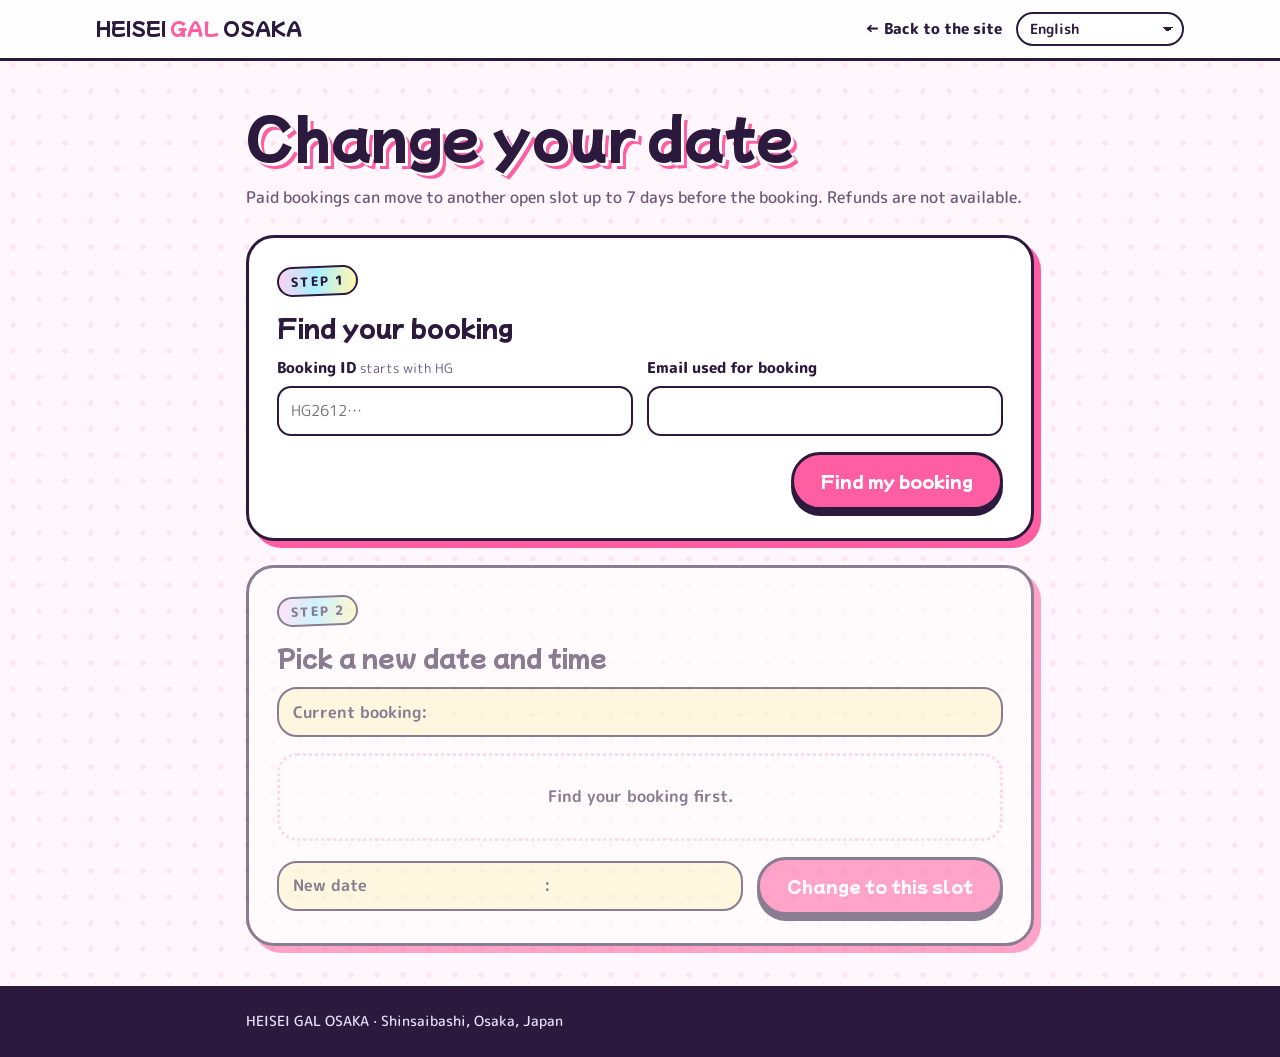
<file: pop/change.html>
<!doctype html>
<html lang="en">
<head>
<meta charset="utf-8">
<meta name="viewport" content="width=device-width, initial-scale=1, viewport-fit=cover">
<title>Change Your Gal Day</title>
<link rel="icon" href="../images/icon.svg" type="image/svg+xml">
<link rel="icon" href="../images/icon-32.png" sizes="32x32" type="image/png">
<link rel="apple-touch-icon" href="../images/icon-180.png">
<link rel="manifest" href="../site.webmanifest">
<meta name="apple-mobile-web-app-title" content="Gal Osaka">
<meta name="theme-color" content="#ff3d9a">
<link rel="stylesheet" href="https://fonts.googleapis.com/css2?family=M+PLUS+Rounded+1c:wght@500;700;800&family=Mochiy+Pop+One&family=Manrope:wght@400;600;800&display=swap">
<style>
:root{
  --ink:#16080f;--paper:#ffe6f2;--paper-2:#fff6fa;--pink:#ff2e93;--pink-deep:#c2006b;--gold:#ffd54a;--muted:#6e4a5e;--line:#f0a9cb;
  --f-display:"Dela Gothic One","Black Han Sans","PingFang SC","PingFang TC","Microsoft YaHei","Hiragino Sans",Impact,sans-serif;
  --f-body:"Manrope","Helvetica Neue",Arial,"Hiragino Sans","Yu Gothic","Apple SD Gothic Neo","Malgun Gothic","PingFang SC","PingFang TC","Microsoft YaHei",sans-serif;
  --f-lcd:"VT323","Courier New",monospace;
  color-scheme:light;
}
*{box-sizing:border-box}
html{padding-top:env(safe-area-inset-top,0px);padding-bottom:env(safe-area-inset-bottom,0px)}
body{margin:0;background:var(--paper);color:var(--ink);font-family:var(--f-body);font-size:16px;line-height:1.6}
:lang(ko){word-break:keep-all}
p,li,label,legend{text-wrap:pretty}
:lang(ja) h1,:lang(ja) h2{word-break:auto-phrase}
a{color:inherit}
:focus-visible{outline:3px solid var(--gold);outline-offset:2px}
.wrap{max-width:820px;margin:0 auto;padding-left:max(16px,env(safe-area-inset-left,0px));padding-right:max(16px,env(safe-area-inset-right,0px))}
.top{background:var(--ink);color:#fff}
.top .wrap{display:flex;justify-content:space-between;align-items:center;gap:12px;padding-block:12px;max-width:1120px;flex-wrap:wrap}
.logo{font-family:var(--f-display);text-decoration:none;font-size:1.15rem;white-space:nowrap}
.logo b{color:var(--pink);font-weight:400}
.top-right{display:flex;align-items:center;gap:14px}
.back{font-weight:600;font-size:.95rem;text-decoration:none;opacity:.85;white-space:nowrap}
@media (max-width:520px){.back{display:none}}
.lang{appearance:none;-webkit-appearance:none;background:transparent;color:#fff;border:2px solid #fff;border-radius:999px;padding:.4em 1.9em .4em .9em;font:600 .85rem var(--f-body);cursor:pointer;
  background-image:linear-gradient(45deg,transparent 50%,#fff 50%),linear-gradient(135deg,#fff 50%,transparent 50%);background-position:calc(100% - 14px) 52%,calc(100% - 9px) 52%;background-size:5px 5px;background-repeat:no-repeat}
.lang option{color:var(--ink);background:#fff}
h1,h2{font-family:var(--f-display);font-weight:400;line-height:1.15;margin:0;text-wrap:balance}
h1{font-size:clamp(2.1rem,7vw,3.4rem)}
h2{font-size:1.5rem}
.head{padding-block:44px 24px;display:grid;gap:18px}
.stepper{list-style:none;margin:0;padding:0;display:flex;flex-wrap:wrap;gap:8px}
.stepper li{font-family:var(--f-body);font-weight:800;font-size:.92rem;padding:7px 16px;border-radius:999px;border:2px solid var(--ink);background:#fff}
.stepper li.on{background:var(--pink);color:#fff}
.stepper li.done{background:var(--ink);color:var(--gold)}
.card{background:#fff;border:3px solid var(--ink);border-radius:18px;padding:clamp(18px,4vw,28px);display:grid;gap:16px;margin-bottom:24px}
.card .num{font-family:var(--f-lcd);font-size:1.3rem;color:var(--pink-deep)}
.card.locked{opacity:.55}
.muted{color:var(--muted);margin:0}
.btn{display:inline-flex;align-items:center;justify-content:center;gap:.5em;font-family:var(--f-display);font-size:1.05rem;text-decoration:none;padding:.85em 1.6em;border-radius:999px;border:3px solid var(--ink);background:var(--pink);color:#fff;box-shadow:4px 4px 0 var(--ink);cursor:pointer}
.btn:hover{transform:translate(-2px,-2px);box-shadow:6px 6px 0 var(--ink)}
.btn.small{font-size:.9rem;padding:.6em 1.2em;background:#fff;color:var(--ink);box-shadow:3px 3px 0 var(--ink)}
.grid{display:grid;grid-template-columns:1fr 1fr;gap:14px}
.grid .full{grid-column:1/-1}
@media (max-width:560px){.grid{grid-template-columns:1fr}}
label{display:grid;gap:6px;font-weight:600;font-size:.95rem;min-width:0;align-content:start}
label small,legend small{font-weight:400;color:var(--muted)}
input,select,textarea{font:inherit;font-weight:400;padding:.7em .8em;border:2px solid var(--ink);border-radius:10px;background:#fff;color:var(--ink);width:100%}
textarea{min-height:64px;resize:vertical}
input:focus,select:focus,textarea:focus{outline:3px solid var(--gold);outline-offset:1px}
.bad{outline:3px solid var(--pink)!important;border-color:var(--pink)!important}
fieldset{border:0;margin:0;padding:0;display:grid;gap:10px;min-width:0}
legend{font-weight:600;font-size:.95rem;margin-bottom:6px;padding:0}
.plans{display:grid;grid-template-columns:repeat(4,1fr);gap:10px}
@media (max-width:560px){.plans{grid-template-columns:1fr 1fr}}
.plans label{position:relative;display:block}
.plans input{position:absolute;opacity:0;width:1px;height:1px}
.plans span{display:grid;gap:2px;padding:12px;border:2px solid var(--ink);border-radius:12px;background:#fff;cursor:pointer;text-align:center}
.plans span b{font-family:var(--f-lcd);font-size:1.3rem;font-weight:400}
.plans span em{font-style:normal;font-size:.9rem;color:var(--muted)}
.plans span i{font-style:normal;font-family:var(--f-display);font-size:1.05rem;font-variant-numeric:tabular-nums}
.plans span small{font-size:.75rem;color:var(--muted);font-variant-numeric:tabular-nums}
.plans input:checked+span small{color:#fff}
.fx{display:block;font-size:.82rem;font-weight:600;opacity:.8;font-variant-numeric:tabular-nums;font-family:var(--f-body)}
.fx:empty{display:none}
.fx-row{display:flex;flex-wrap:wrap;gap:6px 14px;align-items:center;font-size:.8rem;color:var(--muted);margin:10px 0 0}
.fx-pick label{display:inline-flex;align-items:center;gap:6px;font-weight:600;font-size:.8rem}
.fx-pick select{width:auto;padding:.2em .5em;font-size:.8rem;border:2px solid var(--ink);border-radius:8px;background:#fff;color:var(--ink)}
.fx-pick[hidden]{display:none}
.opt-box{border:2px dashed var(--line);border-radius:12px;padding:10px 14px}
.opt-box summary{cursor:pointer;font-weight:600;font-size:.95rem}
.opt-box[open] summary{margin-bottom:12px}
#f-country-other[hidden]{display:none}
@media (max-width:560px){
  .head{padding-block:24px 14px;gap:12px}
  .card{padding:14px;gap:12px;border-radius:14px}
  h2{font-size:1.25rem}
  label{font-size:.86rem;gap:4px}
  input,select,textarea{padding:.5em .6em;border-radius:8px;font-size:16px}
  .grid{gap:10px}
  .guest{padding:10px;gap:8px}
  .guest .grid{grid-template-columns:1fr 1fr}
  .plans{gap:8px}
  .plans span{padding:8px 4px}
  .plans span b{font-size:1.15rem}
  .rule{font-size:.88rem;padding:10px 12px}
  .rule::before{font-size:1.3rem}
}
.plans input:checked+span{background:var(--pink);color:#fff}
.plans input:checked+span em{color:#fff}
.plans input:focus-visible+span{outline:3px solid var(--gold)}
.guest{border:2px solid var(--line);border-radius:14px;padding:16px;display:grid;gap:12px;background:var(--paper-2)}
.guest h3{margin:0;font-family:var(--f-lcd);font-size:1.3rem;font-weight:400;color:var(--pink-deep)}
.check{display:flex;gap:10px;align-items:flex-start;font-weight:400}
.check input{width:auto;margin-top:.3em;flex:none}
.submit{display:flex;flex-wrap:wrap;gap:14px;align-items:center;justify-content:space-between}
.err{color:var(--pink-deep);font-weight:600;margin:0}
.card>*{min-width:0}
#form-body[hidden]{display:none!important}
.locked-msg{border:2px dashed var(--line);border-radius:14px;padding:28px;text-align:center;background:var(--paper-2);font-weight:600}
/* original booking calendar: purikura-style frame */
.cal{border:3px solid var(--ink);border-radius:16px;background:#fff;box-shadow:6px 6px 0 var(--pink);overflow:hidden}
.cal-top{display:flex;align-items:center;justify-content:space-between;gap:8px;background:var(--pink);color:#fff;padding:8px 10px}
.cal-top h3{margin:0;font-family:var(--f-display);font-weight:400;font-size:1.15rem}
.cal-nav{width:38px;height:38px;border-radius:50%;border:2px solid #fff;background:transparent;color:#fff;font-size:1.1rem;cursor:pointer;display:grid;place-items:center}
.cal-nav[disabled]{opacity:.35;cursor:default}
.cal-grid{display:grid;grid-template-columns:repeat(7,1fr);gap:4px;padding:10px}
.cal-wd{text-align:center;font-family:var(--f-body);font-weight:700;font-size:.78rem;letter-spacing:.04em;color:var(--muted);padding-bottom:4px}
.cal-wd.sun{color:var(--pink-deep)}
.day{aspect-ratio:1/1;max-width:100%;border:2px solid transparent;border-radius:10px;background:var(--paper-2);font:inherit;font-weight:800;font-size:1.02rem;font-variant-numeric:tabular-nums;cursor:pointer;display:grid;place-items:center;align-content:center;gap:2px;padding:0;color:var(--ink)}
.day small{display:block;width:6px;height:6px;border-radius:50%;background:var(--pink)}
.day.few small{background:var(--gold);box-shadow:0 0 0 1px var(--ink)}
.day:hover:not([disabled]){border-color:var(--ink)}
.day[disabled]{background:transparent;color:#c9b3bf;cursor:default;font-weight:400}
.day.full{text-decoration:line-through}
.day.sel{background:var(--ink);color:var(--gold);border-color:var(--ink)}
.day.blank{visibility:hidden}
.slots{border-top:2px dashed var(--line);padding:12px 10px 14px;display:grid;gap:10px}
.slots h4{margin:0;font-family:var(--f-body);font-weight:800;font-size:1rem;color:var(--pink-deep)}
.slot-list{display:grid;grid-template-columns:repeat(auto-fill,minmax(150px,1fr));gap:8px}
.slot{border:2px solid var(--ink);border-radius:12px;background:#fff;padding:10px;font:inherit;font-weight:700;cursor:pointer;display:grid;gap:2px;text-align:center;color:var(--ink)}
.slot span{font-family:var(--f-body);font-size:1.12rem;font-weight:800;line-height:1.2;font-variant-numeric:tabular-nums;letter-spacing:.01em;white-space:nowrap}
@media (max-width:420px){.slot span{font-size:.95rem}.slot{padding:10px 6px}}
.slot em{font-style:normal;font-size:.8rem;color:var(--muted);font-weight:600}
.slot:hover:not([disabled]){background:var(--pink);color:#fff}
.slot:hover:not([disabled]) em{color:#fff}
.slot[disabled]{opacity:.45;cursor:default;text-decoration:line-through}
.slot.sel{background:var(--ink);color:var(--gold)}
.cal-msg{padding:0 10px 12px;font-weight:600;color:var(--pink-deep);margin:0}
.cal-legend{display:flex;gap:14px;flex-wrap:wrap;font-size:.82rem;color:var(--muted);padding:0 12px 10px}
.cal-legend i{display:inline-block;width:8px;height:8px;border-radius:50%;background:var(--pink);margin-right:5px;vertical-align:middle}
.cal-legend i.few{background:var(--gold);box-shadow:0 0 0 1px var(--ink)}
.picked{display:flex;flex-wrap:wrap;gap:10px;align-items:center;justify-content:space-between;background:var(--paper-2);border:2px solid var(--ink);border-radius:12px;padding:10px 14px;font-weight:700}
.picked b{font-family:var(--f-display);font-weight:400}
.demo{font-size:.8rem;color:var(--muted);margin:0}
@media (max-width:560px){.cal-grid{gap:3px;padding:8px}.day{border-radius:8px;font-size:.9rem}.slot-list{grid-template-columns:1fr 1fr}}
.booked{background:var(--gold);border:3px solid var(--ink);border-radius:14px;padding:16px;font-family:var(--f-display);text-align:center}
.rule{display:flex;gap:12px;align-items:flex-start;background:var(--gold);border:3px solid var(--ink);border-radius:14px;padding:14px 16px;font-size:.98rem;box-shadow:4px 4px 0 var(--ink)}
.rule::before{content:"10:00";flex:none;font-family:var(--f-lcd);font-size:1.6rem;line-height:1;background:var(--ink);color:var(--gold);border-radius:8px;padding:4px 8px}
.hold{position:sticky;top:env(safe-area-inset-top,0px);z-index:8;background:var(--ink);color:#fff;text-align:center;padding:10px 16px;font-weight:600}
.hold b{font-family:var(--f-body);font-size:1.15rem;font-weight:800;color:var(--gold);font-variant-numeric:tabular-nums}
.hold.over{background:var(--pink-deep)}
.btn[disabled]{opacity:.45;cursor:not-allowed;transform:none;box-shadow:4px 4px 0 var(--ink)}
footer{background:var(--ink);color:#d9c3cf;font-size:.9rem;margin-top:40px}
footer .wrap{padding-block:24px}
</style>
<link rel="stylesheet" href="pop-pages.css">
</head>
<body>
<header class="top">
  <div class="wrap">
    <a class="logo" href="index.html">HEISEI <b>GAL</b> OSAKA</a>
    <div class="top-right">
      <a class="back" href="index.html" data-i18n="back">← Back to the site</a>
      <label for="lang" style="position:absolute;width:1px;height:1px;overflow:hidden;clip:rect(0 0 0 0)">Language</label>
      <select id="lang" class="lang">
        <option value="en">English</option>
        <option value="ja">日本語</option>
        <option value="ko">한국어</option>
        <option value="zh-Hans">简体中文</option>
        <option value="zh-Hant">繁體中文</option>
        <option value="fr">Français</option>
        <option value="de">Deutsch</option>
        <option value="de-CH">Deutsch (Schweiz)</option>
      </select>
    </div>
  </div>
</header>

<main class="wrap">
  <div class="head">
    <h1 data-i18n="h1">Change your date</h1>
    <p class="muted" data-i18n="intro">Paid bookings can move to another open slot up to 7 days before the booking. Refunds are not available.</p>
  </div>

  <form class="card" id="find" novalidate>
    <span class="num">STEP 1</span>
    <h2 data-i18n="find_h">Find your booking</h2>
    <div class="grid">
      <label><span><span data-i18n="l_id">Booking ID</span> <small data-i18n="l_id_s">starts with HG</small></span><input type="text" id="b-id" autocomplete="off" placeholder="HG2612…" required></label>
      <label><span data-i18n="l_email">Email used for booking</span><input type="email" id="b-email" autocomplete="email" required></label>
    </div>
    <p class="err" id="find-err" role="alert" hidden></p>
    <div class="submit"><span></span><button class="btn" type="submit" id="find-btn" data-i18n="find_btn">Find my booking</button></div>
  </form>

  <section class="card locked" id="date">
    <span class="num">STEP 2</span>
    <h2 data-i18n="pick_h">Pick a new date and time</h2>
    <div class="picked" id="current" hidden><span><span data-i18n="cur">Current booking</span>: <b id="current-text"></b></span></div>
    <div class="locked-msg" id="locked" data-i18n="locked">Find your booking first.</div>
    <div class="cal" id="cal" hidden>
      <div class="cal-top">
        <button type="button" class="cal-nav" id="cal-prev" aria-label="Previous month">‹</button>
        <h3 id="cal-title">&nbsp;</h3>
        <button type="button" class="cal-nav" id="cal-next" aria-label="Next month">›</button>
      </div>
      <div class="cal-grid" id="cal-grid"></div>
      <p class="cal-msg" id="cal-msg" hidden></p>
      <div class="slots" id="slots" hidden>
        <h4 id="slots-title"></h4>
        <div class="slot-list" id="slot-list"></div>
      </div>
    </div>
    <div class="submit" id="confirm-row" hidden>
      <span class="picked" style="flex:1"><span data-i18n="new_slot">New date</span>: <b id="new-text"></b></span>
      <button class="btn" type="button" id="confirm-btn" data-i18n="confirm_btn">Change to this slot</button>
    </div>
    <div class="booked" id="done" hidden></div>
  </section>
</main>

<footer><div class="wrap">HEISEI GAL OSAKA · Shinsaibashi, Osaka, Japan</div></footer>

<script>
const GAS_URL = "https://script.google.com/macros/s/AKfycbzg6lCKw-3K2Nu4WYFioVUoEPYxGbzTt2XwlAz5QoZT3wxTtY4hMEhfO7FzFseBCYOu/exec";

const EN_EXTRA = { pick_time:"Choose a start time", full:"Full", avail:"Open", loading:"Loading…", err_net:"Couldn't reach the booking system. Please try again or message us on WhatsApp.",
  taken:"Sorry, that slot was just taken. Please pick another.", not_found:"We couldn't find a paid booking with that ID and email.",
  not_paid:"This booking isn't paid yet, so the date can't be changed here.", too_late:"Date changes close 7 days before your booking. Please message us on WhatsApp.",
  done:"Your date has been changed to {slot}. See you in Osaka!" };
const I18N = {
ja:{back:"← サイトに戻る",h1:"日程を変更する",intro:"お支払い済みのご予約は、体験日の7日前まで、空いている別の日時に変更できます。返金はできません。",find_h:"ご予約を探す",l_id:"予約ID",l_id_s:"HGから始まる番号",l_email:"予約時のメールアドレス",find_btn:"予約を探す",pick_h:"新しい日時を選ぶ",cur:"今のご予約",locked:"先にご予約を探してください。",new_slot:"新しい日時",confirm_btn:"この日時に変更する",
 pick_time:"開始時間を選ぶ",full:"満席",avail:"空きあり",loading:"読み込み中…",err_net:"予約システムにつながりませんでした。もう一度試すか、WhatsAppでご連絡ください。",taken:"その枠はちょうど埋まりました。別の枠を選んでください。",not_found:"その予約IDとメールアドレスで、お支払い済みのご予約が見つかりませんでした。",not_paid:"このご予約はまだお支払いが済んでいないため、ここでは変更できません。",too_late:"日程変更は体験日の7日前までです。WhatsAppでご連絡ください。",done:"日程を {slot} に変更しました。大阪でお会いしましょう！"},
ko:{back:"← 사이트로 돌아가기",h1:"일정 변경",intro:"결제가 완료된 예약은 체험일 7일 전까지 비어 있는 다른 일시로 변경할 수 있습니다. 환불은 불가합니다.",find_h:"예약 찾기",l_id:"예약 ID",l_id_s:"HG로 시작하는 번호",l_email:"예약할 때 입력한 이메일",find_btn:"예약 찾기",pick_h:"새 날짜와 시간 선택",cur:"현재 예약",locked:"먼저 예약을 찾아 주세요.",new_slot:"새 일시",confirm_btn:"이 일시로 변경",
 pick_time:"시작 시간 선택",full:"마감",avail:"예약 가능",loading:"불러오는 중…",err_net:"예약 시스템에 연결할 수 없습니다. 다시 시도하거나 왓츠앱으로 연락해 주세요.",taken:"방금 그 시간이 마감되었습니다. 다른 시간을 골라 주세요.",not_found:"해당 예약 ID와 이메일로 결제된 예약을 찾을 수 없습니다.",not_paid:"아직 결제되지 않은 예약이라 여기에서 변경할 수 없습니다.",too_late:"일정 변경은 체험일 7일 전까지 가능합니다. 왓츠앱으로 연락해 주세요.",done:"일정이 {slot}(으)로 변경되었습니다. 오사카에서 만나요!"},
"zh-Hans":{back:"← 返回网站",h1:"更改日期",intro:"已付款的预约可在体验日7天前改到其他有空位的时段。不予退款。",find_h:"查找预约",l_id:"预约编号",l_id_s:"以HG开头",l_email:"预约时使用的邮箱",find_btn:"查找预约",pick_h:"选择新的日期和时间",cur:"当前预约",locked:"请先查找你的预约。",new_slot:"新时间",confirm_btn:"改到这个时段",
 pick_time:"选择开始时间",full:"已满",avail:"可预约",loading:"加载中…",err_net:"无法连接预约系统。请重试，或通过WhatsApp联系我们。",taken:"该时段刚刚被订走，请选择其他时段。",not_found:"找不到与该编号和邮箱对应的已付款预约。",not_paid:"该预约尚未付款，无法在此更改。",too_late:"日期更改需在体验日7天前完成。请通过WhatsApp联系我们。",done:"日期已改为 {slot}。大阪见！"},
"zh-Hant":{back:"← 返回網站",h1:"變更日期",intro:"已付款的預約可在體驗日7天前改到其他有空位的時段。恕不退款。",find_h:"查詢預約",l_id:"預約編號",l_id_s:"以HG開頭",l_email:"預約時使用的電子郵件",find_btn:"查詢預約",pick_h:"選擇新的日期和時間",cur:"目前的預約",locked:"請先查詢你的預約。",new_slot:"新的時間",confirm_btn:"改到這個時段",
 pick_time:"選擇開始時間",full:"已滿",avail:"可預約",loading:"載入中…",err_net:"無法連線到預約系統。請重試，或用WhatsApp聯絡我們。",taken:"這個時段剛被訂走，請選擇其他時段。",not_found:"找不到與這個編號和電子郵件對應的已付款預約。",not_paid:"這筆預約尚未付款，無法在這裡變更。",too_late:"日期變更需在體驗日7天前完成。請用WhatsApp聯絡我們。",done:"日期已改為 {slot}。大阪見！"},
fr:{back:"← Retour au site",h1:"Changer ta date",intro:"Une réservation payée peut être déplacée vers un autre créneau libre jusqu'à 7 jours avant la date. Aucun remboursement n'est possible.",find_h:"Retrouver ta réservation",l_id:"Numéro de réservation",l_id_s:"commence par HG",l_email:"E-mail utilisé pour réserver",find_btn:"Retrouver ma réservation",pick_h:"Choisis une nouvelle date et heure",cur:"Réservation actuelle",locked:"Retrouve d'abord ta réservation.",new_slot:"Nouvelle date",confirm_btn:"Passer à ce créneau",
 pick_time:"Choisis une heure de début",full:"Complet",avail:"Disponible",loading:"Chargement…",err_net:"Impossible de joindre le système de réservation. Réessaie ou écris-nous sur WhatsApp.",taken:"Ce créneau vient d'être pris. Choisis-en un autre.",not_found:"Aucune réservation payée trouvée avec ce numéro et cet e-mail.",not_paid:"Cette réservation n'est pas encore payée, la date ne peut donc pas être changée ici.",too_late:"Les changements de date sont possibles jusqu'à 7 jours avant. Écris-nous sur WhatsApp.",done:"Ta date est maintenant le {slot}. À bientôt à Osaka !"},
de:{back:"← Zurück zur Website",h1:"Termin ändern",intro:"Bezahlte Buchungen können bis 7 Tage vorher auf einen anderen freien Termin verschoben werden. Eine Erstattung ist nicht möglich.",find_h:"Buchung finden",l_id:"Buchungsnummer",l_id_s:"beginnt mit HG",l_email:"E-Mail der Buchung",find_btn:"Buchung finden",pick_h:"Neuen Tag und Uhrzeit wählen",cur:"Aktuelle Buchung",locked:"Finde zuerst deine Buchung.",new_slot:"Neuer Termin",confirm_btn:"Auf diesen Termin ändern",
 pick_time:"Startzeit wählen",full:"Ausgebucht",avail:"Frei",loading:"Wird geladen…",err_net:"Das Buchungssystem ist nicht erreichbar. Versuch es erneut oder schreib uns auf WhatsApp.",taken:"Dieser Termin wurde gerade vergeben. Bitte wähle einen anderen.",not_found:"Keine bezahlte Buchung mit dieser Nummer und E-Mail gefunden.",not_paid:"Diese Buchung ist noch nicht bezahlt und kann hier nicht geändert werden.",too_late:"Terminänderungen sind bis 7 Tage vorher möglich. Schreib uns bitte auf WhatsApp.",done:"Dein Termin ist jetzt am {slot}. Bis bald in Osaka!"}
};
I18N["de-CH"] = Object.fromEntries(Object.entries(I18N.de).map(([k, v]) => [k, v.replace(/ß/g, "ss")]));
const LANGS = ["en","ja","ko","zh-Hans","zh-Hant","fr","de","de-CH"];
const HP = location.hash.slice(1).split(".");
let lang = LANGS.includes(HP[0]) ? HP[0] : "en";
const LINK_ID = /^HG[A-Z0-9]+$/.test(HP[1] || "") ? HP[1] : "", LINK_KEY = /^[A-Za-z0-9_-]{10,}$/.test(HP[2] || "") ? HP[2] : "";
const textEls = document.querySelectorAll("[data-i18n]");
const EN = { ...EN_EXTRA };
textEls.forEach(el => { EN[el.dataset.i18n] = el.innerHTML; });
const T = k => (lang !== "en" && I18N[lang] && I18N[lang][k] != null) ? I18N[lang][k] : EN[k];

async function apiGet(params) { const r = await fetch(GAS_URL + "?" + new URLSearchParams(params)); return r.json(); }
async function apiPost(body) { const r = await fetch(GAS_URL, { method: "POST", body: JSON.stringify(body) }); return r.json(); }
function pad(n) { return String(n).padStart(2, "0"); }
function ymdUTC(d) { return d.getUTCFullYear() + "-" + pad(d.getUTCMonth() + 1) + "-" + pad(d.getUTCDate()); }
function fmtDate(date, opts) { return new Intl.DateTimeFormat(lang === "en" ? "en-US" : lang, Object.assign({ timeZone: "UTC" }, opts)).format(new Date(date + "T00:00:00Z")); }
function endOf(time, min) { const [h, m] = time.split(":").map(Number); const x = h * 60 + m + min; return pad(Math.floor(x / 60) % 24) + ":" + pad(x % 60); }
function slotText(date, time) { return fmtDate(date, { year: "numeric", month: "long", day: "numeric", weekday: "short" }) + " " + time + " – " + endOf(time, (AV && AV.duration) || 180); }

let AV = null, view = null, selDate = "", selTime = "", booking = null;
const calMsg = document.getElementById("cal-msg");
function showMsg(key) { calMsg.hidden = !key; calMsg.textContent = key ? T(key) : ""; }
function startMs(date, t) { return Date.parse(date + "T" + t + ":00+09:00"); }
function timesFor(date) { return AV.times.filter(t => !AV.minStart || startMs(date, t) >= AV.minStart); }
function isMine(date, t) { return booking && booking.date === date && booking.time === t; }
function freeCount(date) { return timesFor(date).filter(t => !isMine(date, t) && (AV.taken[date + "|" + t] || 0) < AV.capacity).length; }
function dayState(date) {
  if (date < AV.minDate || date > AV.maxDate) return "off";
  const wd = new Date(date + "T00:00:00Z").getUTCDay();
  if (AV.closedWeekdays.includes(wd) || AV.closedDates.includes(date)) return "off";
  return freeCount(date) ? "open" : "full";
}
function renderCal() {
  if (!AV) return;
  const y = view.getUTCFullYear(), m = view.getUTCMonth();
  document.getElementById("cal-title").textContent = fmtDate(ymdUTC(view), { year: "numeric", month: "long" });
  const curM = ymdUTC(view).slice(0, 7);
  document.getElementById("cal-prev").disabled = curM <= AV.minDate.slice(0, 7);
  document.getElementById("cal-next").disabled = curM >= AV.maxDate.slice(0, 7);
  let html = "";
  for (let i = 0; i < 7; i++) html += `<div class="cal-wd${i === 0 ? " sun" : ""}">${fmtDate(ymdUTC(new Date(Date.UTC(2023, 0, 1 + i))), { weekday: "short" })}</div>`;
  const first = new Date(Date.UTC(y, m, 1)).getUTCDay(), days = new Date(Date.UTC(y, m + 1, 0)).getUTCDate();
  for (let i = 0; i < first; i++) html += '<span class="day blank"></span>';
  for (let d = 1; d <= days; d++) {
    const date = y + "-" + pad(m + 1) + "-" + pad(d), st = dayState(date), dis = st !== "open";
    html += `<button type="button" class="day ${st}${date === selDate ? " sel" : ""}" data-date="${date}"${dis ? " disabled" : ""}>${d}${dis ? "" : "<small></small>"}</button>`;
  }
  const grid = document.getElementById("cal-grid");
  grid.innerHTML = html;
  grid.querySelectorAll(".day:not([disabled])").forEach(b => b.addEventListener("click", () => { selDate = b.dataset.date; selTime = ""; renderCal(); renderSlots(); }));
}
function renderSlots() {
  const box = document.getElementById("slots");
  if (!selDate || !AV) { box.hidden = true; return; }
  box.hidden = false;
  document.getElementById("slots-title").textContent = fmtDate(selDate, { month: "long", day: "numeric", weekday: "short" }) + " · " + T("pick_time");
  document.getElementById("slot-list").innerHTML = timesFor(selDate).map(t => {
    const full = isMine(selDate, t) || (AV.taken[selDate + "|" + t] || 0) >= AV.capacity;
    return `<button type="button" class="slot${selTime === t ? " sel" : ""}" data-time="${t}"${full ? " disabled" : ""}><span>${t} – ${endOf(t, AV.duration)}</span><em>${full ? T("full") : T("avail")}</em></button>`;
  }).join("");
  document.querySelectorAll(".slot:not([disabled])").forEach(b => b.addEventListener("click", () => {
    selTime = b.dataset.time; renderSlots();
    document.getElementById("confirm-row").hidden = false;
    document.getElementById("new-text").textContent = slotText(selDate, selTime);
    document.getElementById("confirm-row").scrollIntoView({ behavior: "smooth", block: "nearest" });
  }));
}
async function loadAvailability() {
  showMsg("loading");
  try { AV = await apiGet({ action: "availability" }); if (!AV.ok) throw 0; showMsg(""); } catch (e) { showMsg("err_net"); return; }
  if (!view) view = new Date(Date.UTC(+AV.minDate.slice(0, 4), +AV.minDate.slice(5, 7) - 1, 1));
  renderCal(); renderSlots();
}
function applyLang(l) {
  lang = l;
  textEls.forEach(el => { el.innerHTML = T(el.dataset.i18n); });
  document.documentElement.lang = l;
  document.getElementById("lang").value = l;
  if (booking) document.getElementById("current-text").textContent = slotText(booking.date, booking.time);
  if (selDate && selTime) document.getElementById("new-text").textContent = slotText(selDate, selTime);
  renderCal(); renderSlots();
}
document.getElementById("lang").addEventListener("change", e => { applyLang(e.target.value); history.replaceState(null, "", "#" + [e.target.value, LINK_ID, LINK_KEY].filter(Boolean).join(".")); });
document.getElementById("cal-prev").addEventListener("click", () => { view = new Date(Date.UTC(view.getUTCFullYear(), view.getUTCMonth() - 1, 1)); renderCal(); });
document.getElementById("cal-next").addEventListener("click", () => { view = new Date(Date.UTC(view.getUTCFullYear(), view.getUTCMonth() + 1, 1)); renderCal(); });

const findErr = document.getElementById("find-err");
async function findBooking(id, email, key) {
  const btn = document.getElementById("find-btn"); btn.disabled = true;
  let r; try { r = await apiPost({ action: "lookup", id, email, key }); } catch (_) { r = { ok: false, reason: "net" }; }
  btn.disabled = false;
  if (!r.ok) { findErr.hidden = false; findErr.textContent = T(r.reason === "not_paid" ? "not_paid" : r.reason === "net" ? "err_net" : "not_found"); return; }
  if (!r.canChange) { findErr.hidden = false; findErr.textContent = T("too_late"); return; }
  findErr.hidden = true;
  booking = { id, email, key, date: r.date, time: r.time };
  document.getElementById("find").hidden = true;
  document.getElementById("date").classList.remove("locked");
  document.getElementById("locked").hidden = true;
  document.getElementById("current").hidden = false;
  document.getElementById("cal").hidden = false;
  await loadAvailability();
  document.getElementById("current-text").textContent = slotText(r.date, r.time);
  if (!key) document.getElementById("date").scrollIntoView({ behavior: "smooth", block: "start" });
}
document.getElementById("find").addEventListener("submit", e => {
  e.preventDefault();
  const id = document.getElementById("b-id").value.trim().toUpperCase(), email = document.getElementById("b-email").value.trim();
  if (!id || !email) { findErr.hidden = false; findErr.textContent = T("not_found"); return; }
  findBooking(id, email, "");
});
document.getElementById("confirm-btn").addEventListener("click", async () => {
  if (!booking || !selDate || !selTime) return;
  const btn = document.getElementById("confirm-btn"); btn.disabled = true;
  let r; try { r = await apiPost({ action: "reschedule", id: booking.id, email: booking.email, key: booking.key, date: selDate, time: selTime }); } catch (_) { r = { ok: false, reason: "net" }; }
  btn.disabled = false;
  if (!r.ok) {
    showMsg(r.reason === "full" ? "taken" : r.reason === "too_late" ? "too_late" : "err_net");
    await loadAvailability();
    return;
  }
  document.getElementById("cal").hidden = true;
  document.getElementById("confirm-row").hidden = true;
  document.getElementById("current").hidden = true;
  const done = document.getElementById("done");
  done.hidden = false;
  done.textContent = T("done").replace("{slot}", slotText(r.date, r.time));
});
applyLang(lang);
if (LINK_ID && LINK_KEY) { document.getElementById("b-id").value = LINK_ID; findBooking(LINK_ID, "", LINK_KEY); }
</script>
</body>
</html>
</file>
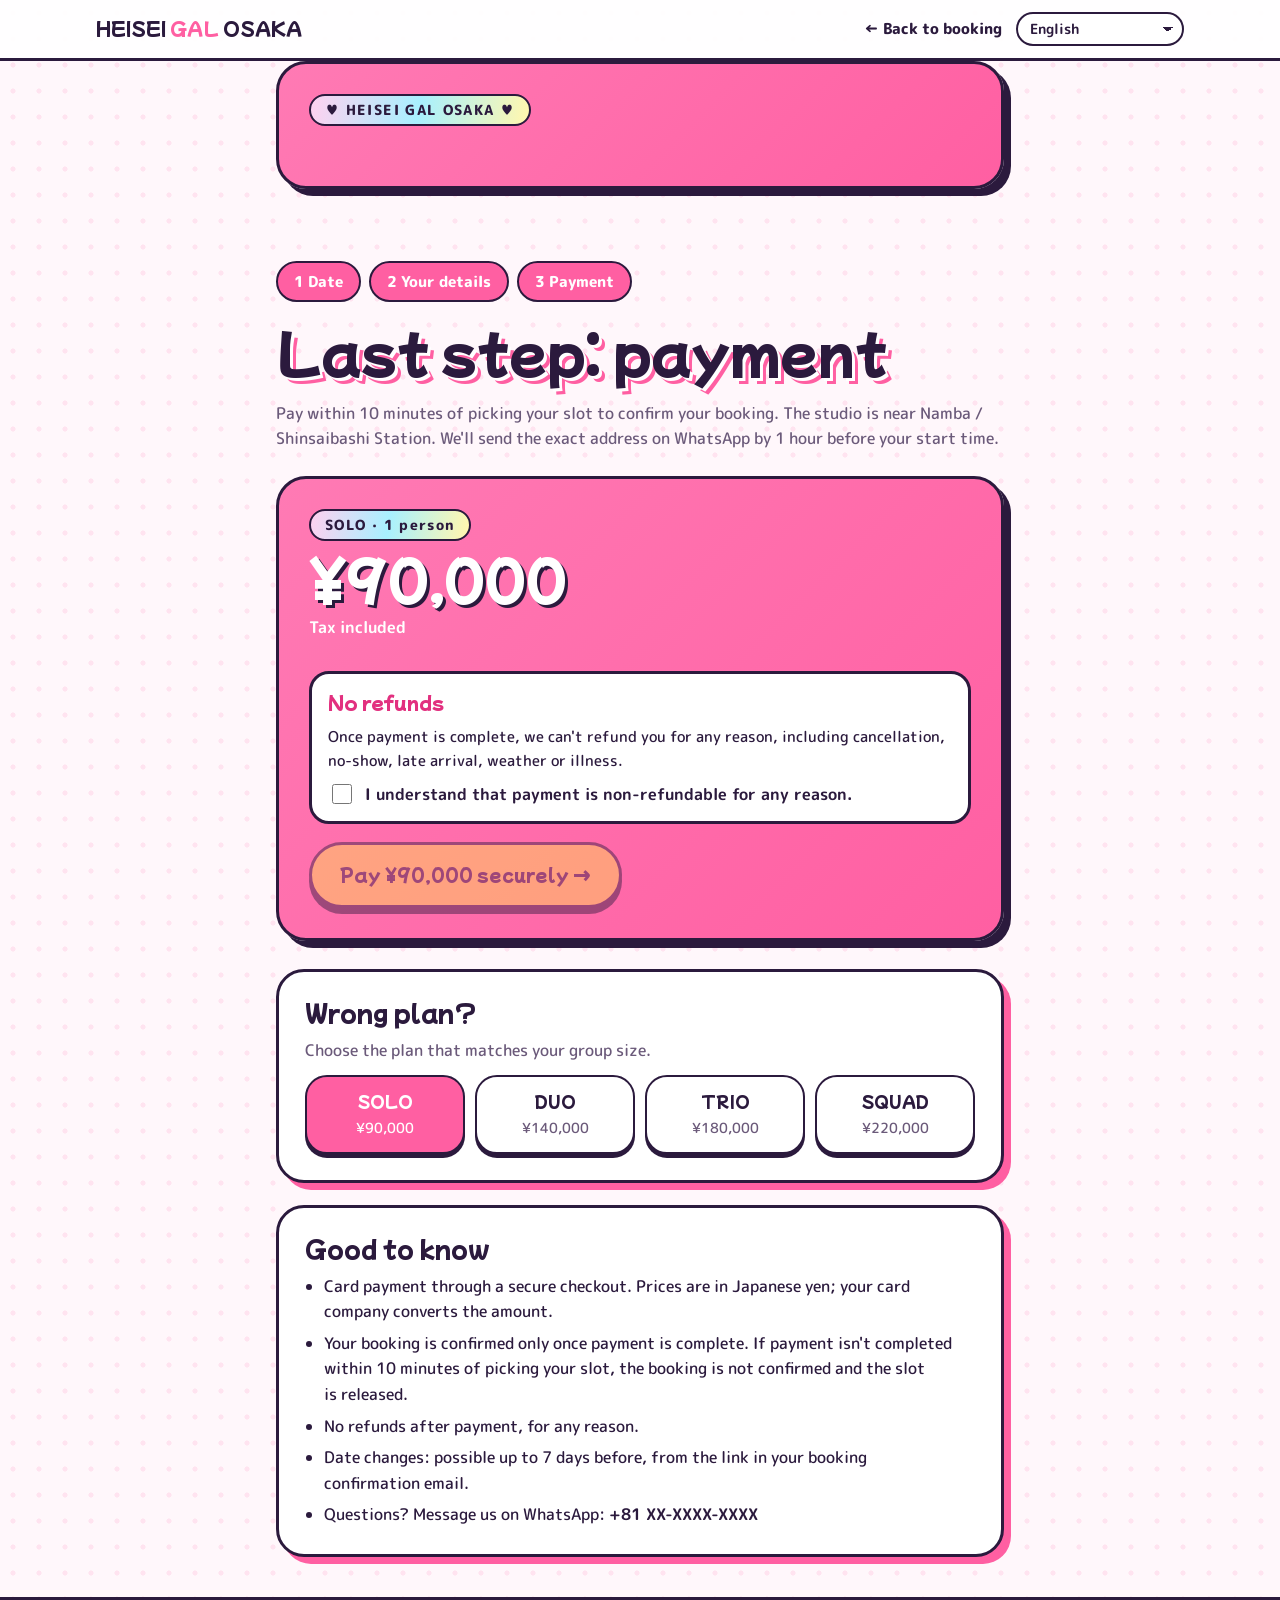
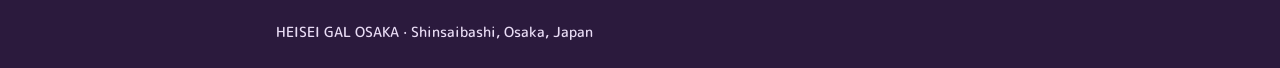
<file: pop/payment.html>
<!doctype html>
<html lang="en">
<head>
<meta charset="utf-8">
<meta name="viewport" content="width=device-width, initial-scale=1, viewport-fit=cover">
<title>Gal Day Payment</title>
<link rel="icon" href="../images/icon.svg" type="image/svg+xml">
<link rel="icon" href="../images/icon-32.png" sizes="32x32" type="image/png">
<link rel="apple-touch-icon" href="../images/icon-180.png">
<link rel="manifest" href="../site.webmanifest">
<meta name="apple-mobile-web-app-title" content="Gal Osaka">
<meta name="theme-color" content="#ff3d9a">
<link rel="stylesheet" href="https://fonts.googleapis.com/css2?family=M+PLUS+Rounded+1c:wght@500;700;800&family=Mochiy+Pop+One&family=Manrope:wght@400;600;800&display=swap">
<style>
:root{
  --ink:#16080f;--paper:#ffe6f2;--paper-2:#fff6fa;--pink:#ff2e93;--pink-deep:#c2006b;--gold:#ffd54a;--muted:#6e4a5e;--line:#f0a9cb;
  --f-display:"Dela Gothic One","Black Han Sans","PingFang SC","PingFang TC","Microsoft YaHei","Hiragino Sans",Impact,sans-serif;
  --f-body:"Manrope","Helvetica Neue",Arial,"Hiragino Sans","Yu Gothic","Apple SD Gothic Neo","Malgun Gothic","PingFang SC","PingFang TC","Microsoft YaHei",sans-serif;
  --f-lcd:"VT323","Courier New",monospace;
  color-scheme:light;
}
*{box-sizing:border-box}
html{padding-top:env(safe-area-inset-top,0px);padding-bottom:env(safe-area-inset-bottom,0px)}
body{margin:0;background:var(--paper);color:var(--ink);font-family:var(--f-body);font-size:16px;line-height:1.6}
:lang(ko){word-break:keep-all}
p,li,label,legend{text-wrap:pretty}
:lang(ja) h1,:lang(ja) h2{word-break:auto-phrase}
a{color:inherit}
:focus-visible{outline:3px solid var(--gold);outline-offset:2px}
.wrap{max-width:760px;margin:0 auto;padding-left:max(16px,env(safe-area-inset-left,0px));padding-right:max(16px,env(safe-area-inset-right,0px))}
.top{background:var(--ink);color:#fff}
.top .wrap{display:flex;justify-content:space-between;align-items:center;gap:12px;padding-block:12px;max-width:1120px;flex-wrap:wrap}
.logo{font-family:var(--f-display);text-decoration:none;font-size:1.15rem;white-space:nowrap}
.logo b{color:var(--pink);font-weight:400}
.top-right{display:flex;align-items:center;gap:14px}
.back{font-weight:600;font-size:.95rem;text-decoration:none;opacity:.85;white-space:nowrap}
@media (max-width:520px){.back{display:none}}
.lang{appearance:none;-webkit-appearance:none;background:transparent;color:#fff;border:2px solid #fff;border-radius:999px;padding:.4em 1.9em .4em .9em;font:600 .85rem var(--f-body);cursor:pointer;
  background-image:linear-gradient(45deg,transparent 50%,#fff 50%),linear-gradient(135deg,#fff 50%,transparent 50%);background-position:calc(100% - 14px) 52%,calc(100% - 9px) 52%;background-size:5px 5px;background-repeat:no-repeat}
.lang option{color:var(--ink);background:#fff}
h1,h2{font-family:var(--f-display);font-weight:400;line-height:1.15;margin:0;text-wrap:balance}
h1{font-size:clamp(2.1rem,7vw,3.4rem)}
h2{font-size:1.5rem}
.head{padding-block:44px 24px;display:grid;gap:18px}
.stepper{list-style:none;margin:0;padding:0;display:flex;flex-wrap:wrap;gap:8px}
.stepper li{font-family:var(--f-body);font-weight:800;font-size:.92rem;padding:7px 16px;border-radius:999px;border:2px solid var(--ink);background:#fff}
.stepper li.on{background:var(--pink);color:#fff}
.muted{color:var(--muted);margin:0}
.summary{background:var(--pink);color:#fff;border:3px solid var(--ink);border-radius:18px;padding:clamp(20px,4vw,30px);display:grid;gap:10px;box-shadow:8px 8px 0 var(--ink);margin-bottom:28px}
.summary .who{font-family:var(--f-lcd);font-size:1.5rem;letter-spacing:.05em}
.summary .amount{font-family:var(--f-display);font-size:clamp(2.4rem,8vw,3.4rem);line-height:1;font-variant-numeric:tabular-nums}
.summary .per{font-weight:600}
.btn{display:inline-flex;align-items:center;justify-content:center;gap:.5em;font-family:var(--f-display);font-size:1.1rem;text-decoration:none;padding:.9em 1.6em;border-radius:999px;border:3px solid var(--ink);background:var(--gold);color:var(--ink);box-shadow:4px 4px 0 var(--ink);margin-top:8px;justify-self:start}
.btn:hover{transform:translate(-2px,-2px);box-shadow:6px 6px 0 var(--ink)}
.card{background:#fff;border:3px solid var(--ink);border-radius:18px;padding:clamp(18px,4vw,26px);display:grid;gap:12px;margin-bottom:22px}
.card ul{margin:0;padding-left:1.2em;display:grid;gap:6px}
.other{display:grid;grid-template-columns:repeat(4,1fr);gap:10px}
@media (max-width:560px){.other{grid-template-columns:1fr 1fr}}
.other a{display:grid;gap:2px;text-align:center;text-decoration:none;padding:12px;border:2px solid var(--ink);border-radius:12px;background:#fff}
.other a b{font-family:var(--f-lcd);font-size:1.3rem;font-weight:400}
.other a em{font-style:normal;font-size:.9rem;color:var(--muted);font-variant-numeric:tabular-nums}
.other a[aria-current="true"]{background:var(--ink);color:#fff}
.other a[aria-current="true"] em{color:var(--gold)}
.hold{position:sticky;top:env(safe-area-inset-top,0px);z-index:8;background:var(--ink);color:#fff;text-align:center;padding:10px 16px;font-weight:600}
.hold b{font-family:var(--f-lcd);font-size:1.5rem;font-weight:400;color:var(--gold);letter-spacing:.05em}
.hold.over{background:var(--pink-deep)}
.btn.off,.btn.nr-off{opacity:.45;pointer-events:none}
.fx{display:block;font-size:.82rem;font-weight:600;opacity:.8;font-variant-numeric:tabular-nums;font-family:var(--f-body)}
.fx:empty{display:none}
.fx-row{display:flex;flex-wrap:wrap;gap:6px 14px;align-items:center;font-size:.8rem;color:var(--muted);margin:10px 0 0}
.fx-pick label{display:inline-flex;align-items:center;gap:6px;font-weight:600;font-size:.8rem}
.fx-pick select{width:auto;padding:.2em .5em;font-size:.8rem;border:2px solid var(--ink);border-radius:8px;background:#fff;color:var(--ink)}
.fx-pick[hidden]{display:none}
.summary .fx{opacity:.95;font-size:1rem}
.summary .fx-row{color:#fff}
.summary .fx-pick select{border-color:#fff}
.nr{background:#fff;color:var(--ink);border:3px solid var(--ink);border-radius:14px;padding:14px 16px;display:grid;gap:8px}
.nr h3{margin:0;font-family:var(--f-display);font-weight:400;font-size:1.15rem;color:var(--pink-deep)}
.nr p{margin:0;font-size:.95rem}
.nr label{display:flex;gap:10px;align-items:flex-start;font-weight:700;cursor:pointer}
.nr input{width:20px;height:20px;margin-top:.15em;flex:none;accent-color:var(--pink)}
footer{background:var(--ink);color:#d9c3cf;font-size:.9rem;margin-top:40px}
footer .wrap{padding-block:24px}
</style>
<link rel="stylesheet" href="pop-pages.css">
</head>
<body>
<header class="top">
  <div class="wrap">
    <a class="logo" href="index.html">HEISEI <b>GAL</b> OSAKA</a>
    <div class="top-right">
      <a class="back" id="back" href="booking.html" data-i18n="back">← Back to booking</a>
      <label for="lang" style="position:absolute;width:1px;height:1px;overflow:hidden;clip:rect(0 0 0 0)">Language</label>
      <select id="lang" class="lang">
        <option value="en">English</option>
        <option value="ja">日本語</option>
        <option value="ko">한국어</option>
        <option value="zh-Hans">简体中文</option>
        <option value="zh-Hant">繁體中文</option>
        <option value="fr">Français</option>
        <option value="de">Deutsch</option>
        <option value="de-CH">Deutsch (Schweiz)</option>
      </select>
    </div>
  </div>
</header>

<div class="hold" id="hold" hidden role="status"></div>
<main class="wrap">
  <section class="summary" id="paid" hidden aria-live="polite">
    <span class="who">♥ HEISEI GAL OSAKA ♥</span>
    <span class="amount" id="paid-h" style="font-size:clamp(1.8rem,6vw,2.6rem)"></span>
    <span class="per" id="paid-p"></span>
    <span class="per" id="paid-id"></span>
  </section>
  <div class="head">
    <ol class="stepper" aria-label="Booking steps">
      <li class="on" data-i18n="s1">1 Date</li>
      <li class="on" data-i18n="s2">2 Your details</li>
      <li class="on" data-i18n="s3">3 Payment</li>
    </ol>
    <h1 data-i18n="h1">Last step: payment</h1>
    <p class="muted" data-i18n="intro">Pay within 10 minutes of picking your slot to confirm your booking. The studio is near Namba / Shinsaibashi Station. We'll send the exact address on WhatsApp by 1 hour before your start time.</p>
  </div>

  <section class="summary" aria-live="polite">
    <span class="who" id="who">SOLO · 1 person</span>
    <span class="amount" id="amount">¥90,000</span>
    <span class="fx" id="fx-amount" data-yen="90000"></span>
    <span class="per" id="per">Tax included</span>
    <p class="fx-row"><span class="fx-pick" hidden></span><span class="fx-note"></span></p>
    <div class="nr">
      <h3 data-i18n="nr_title">No refunds</h3>
      <p data-i18n="nr_body">Once payment is complete, we can't refund you for any reason, including cancellation, no-show, late arrival, weather or illness.</p>
      <label><input type="checkbox" id="agree-nr"><span data-i18n="agree_nr">I understand that payment is non-refundable for any reason.</span></label>
    </div>
    <a class="btn nr-off" id="pay" href="#" aria-disabled="true">Pay ¥90,000 securely →</a>
  </section>

  <section class="card">
    <h2 data-i18n="wrong_h">Wrong plan?</h2>
    <p class="muted" data-i18n="wrong_p">Choose the plan that matches your group size.</p>
    <nav class="other" aria-label="Plans">
      <a href="#solo" data-plan="solo"><b>SOLO</b><em>¥90,000</em></a>
      <a href="#duo" data-plan="duo"><b>DUO</b><em>¥140,000</em></a>
      <a href="#trio" data-plan="trio"><b>TRIO</b><em>¥180,000</em></a>
      <a href="#squad" data-plan="squad"><b>SQUAD</b><em>¥220,000</em></a>
    </nav>
  </section>

  <section class="card">
    <h2 data-i18n="know_h">Good to know</h2>
    <ul>
      <li data-i18n="k1">Card payment through a secure checkout. Prices are in Japanese yen; your card company converts the amount.</li>
      <li data-i18n="k2">Your booking is confirmed only once payment is complete. If payment isn't completed within 10 minutes of picking your slot, the booking is not confirmed and the slot is released.</li>
      <li data-i18n="k3">No refunds after payment, for any reason.</li>
      <li data-i18n="k5">Date changes: possible up to 7 days before, from the link in your booking confirmation email.</li>
      <li data-i18n="k4">Questions? Message us on WhatsApp: <b>+81 XX-XXXX-XXXX</b></li>
    </ul>
  </section>
</main>

<footer><div class="wrap">HEISEI GAL OSAKA · Shinsaibashi, Osaka, Japan</div></footer>

<script>
/* ===== 設定（ここだけ書き換える） ===== */
// 予約システム（Google Apps Script）のWebアプリURL。予約ページと同じURLを入れる
const GAS_URL = "https://script.google.com/macros/s/AKfycbzg6lCKw-3K2Nu4WYFioVUoEPYxGbzTt2XwlAz5QoZT3wxTtY4hMEhfO7FzFseBCYOu/exec";
/* ===================================== */

const EN_DYN = { paid_id:"Booking ID: {id} · {slot}. We've emailed your booking confirmation, including a link to change your date (up to 7 days before).", paid_h:"You're booked!", paid_p:"Payment received. The studio is near Namba / Shinsaibashi Station. We'll send the exact address on WhatsApp by 1 hour before your start time. See you in Osaka!", checking:"Confirming your payment…", pay_err:"Couldn't open the payment page. Please try again or message us on WhatsApp.", hold:"Slot held. Pay within <b>{t}</b> to confirm.", expired:"Time's up. Your booking is not confirmed. Please pick a slot again or message us on WhatsApp.", solo:"SOLO · 1 person", duo:"DUO · 2 people", trio:"TRIO · 3 people", squad:"SQUAD · 4 people", tax:"Tax included", per:"{p} per person · tax included", pay:"Pay {a} securely →" };

const I18N = {
ja:{k5:"日程変更：体験日の7日前まで、予約完了メールのリンクから変更できます。",paid_id:"予約ID：{id}・{slot}。予約完了メールをお送りしました。日程変更（7日前まで）のリンクもメールに入っています。",paid_change:"日程を変更する",paid_h:"予約が確定しました！",paid_p: "お支払いを確認しました。スタジオは難波駅・心斎橋駅の周辺です。詳しい住所は、開始時間の1時間前までにWhatsAppでお送りします。大阪でお会いしましょう！",checking:"お支払いを確認しています…",pay_err:"支払い画面を開けませんでした。もう一度試すか、WhatsAppでご連絡ください。",agree_nr:"お支払い後は、いかなる理由でも返金できないことに同意します。",nr_body:"お支払いが完了した後は、キャンセル、不参加、遅刻、天候、体調不良など、いかなる理由でも返金できません。",nr_title:"返金不可",expired:"時間切れです。予約は確定していません。もう一度日時を選ぶか、WhatsAppでご連絡ください。",hold:"枠を確保中。<b>{t}</b> 以内のお支払いで予約確定です。",back:"← 予約ページに戻る",s1:"1 日時",s2:"2 情報入力",s3:"3 お支払い",h1:"最後に、お支払い",
intro: "日時を選んでから10分以内のお支払いで予約確定です。スタジオは難波駅・心斎橋駅の周辺です。詳しい住所は、開始時間の1時間前までにWhatsAppでお送りします。",
solo:"SOLO · 1名",duo:"DUO · 2名",trio:"TRIO · 3名",squad:"SQUAD · 4名",tax:"税込",per:"1人あたり{p}・税込",pay:"{a}を支払う →",
wrong_h:"プランが違う場合",wrong_p:"人数に合ったプランを選んでください。",know_h:"お支払いについて",
k1:"カード決済の安全な画面でお支払いいただきます。料金は日本円で、カード会社が自動で換算します。",
k2:"お支払いが完了して初めて予約確定です。日時を選んでから10分以内にお支払いが完了しない場合、予約は確定せず、枠は取り消されます。",
k3:"お支払い後は、理由を問わず返金できません。",
k4:"質問はWhatsAppへ：<b>+81 XX-XXXX-XXXX</b>"},
ko:{k5:"일정 변경: 체험일 7일 전까지 예약 확정 메일의 링크에서 가능합니다.",paid_id:"예약 ID: {id} · {slot}. 예약 확정 메일을 보내 드렸습니다. 일정 변경(7일 전까지) 링크도 메일에 들어 있습니다.",paid_change:"일정 변경",paid_h:"예약이 확정되었습니다!",paid_p: "결제를 확인했습니다. 스튜디오는 난바역·신사이바시역 주변입니다. 정확한 주소는 시작 1시간 전까지 왓츠앱으로 보내 드립니다. 오사카에서 만나요!",checking:"결제를 확인하고 있습니다…",pay_err:"결제 페이지를 열 수 없습니다. 다시 시도하거나 왓츠앱으로 연락해 주세요.",agree_nr:"결제 후에는 어떤 이유로도 환불되지 않는다는 데 동의합니다.",nr_body:"결제가 완료된 후에는 취소, 노쇼, 지각, 날씨, 건강 문제 등 어떤 이유로도 환불해 드릴 수 없습니다.",nr_title:"환불 불가",expired:"시간이 초과되었습니다. 예약이 확정되지 않았습니다. 다시 날짜를 고르거나 왓츠앱으로 연락해 주세요.",hold:"시간 확보 중. <b>{t}</b> 안에 결제하면 예약이 확정됩니다.",back:"← 예약 페이지로 돌아가기",s1:"1 날짜",s2:"2 정보 입력",s3:"3 결제",h1:"마지막 단계: 결제",
intro: "날짜를 고른 후 10분 이내에 결제하면 예약이 확정됩니다. 스튜디오는 난바역·신사이바시역 주변입니다. 정확한 주소는 시작 1시간 전까지 왓츠앱으로 보내 드립니다.",
solo:"SOLO · 1명",duo:"DUO · 2명",trio:"TRIO · 3명",squad:"SQUAD · 4명",tax:"세금 포함",per:"1인 {p} · 세금 포함",pay:"{a} 안전하게 결제하기 →",
wrong_h:"플랜이 다른가요?",wrong_p:"인원에 맞는 플랜을 선택해 주세요.",know_h:"알아 두세요",
k1:"안전한 결제 화면에서 카드로 결제합니다. 요금은 일본 엔화이며, 카드사에서 자동으로 환산합니다.",
k2:"결제가 완료되어야 예약이 확정됩니다. 날짜를 고른 후 10분 이내에 결제가 완료되지 않으면 예약은 확정되지 않으며, 해당 시간은 취소됩니다.",
k3:"결제 후에는 어떤 이유로도 환불되지 않습니다.",
k4:"문의는 왓츠앱으로: <b>+81 XX-XXXX-XXXX</b>"},
"zh-Hans":{k5:"更改日期：可在体验日7天前，通过预约确认邮件中的链接办理。",paid_id:"预约编号：{id} · {slot}。我们已发送预约确认邮件，邮件中附有更改日期（7天前为止）的链接。",paid_change:"更改日期",paid_h:"预约成功！",paid_p: "已确认付款。工作室位于难波站・心斋桥站附近。具体地址会在开始前1小时之前通过WhatsApp发送给你。大阪见！",checking:"正在确认付款…",pay_err:"无法打开付款页面。请重试，或通过WhatsApp联系我们。",agree_nr:"我同意付款后无论任何原因均不予退款。",nr_body:"付款完成后，无论是取消、未到场、迟到、天气还是身体不适等任何原因，均不予退款。",nr_title:"不可退款",expired:"已超时，预约未确认。请重新选择时间，或通过WhatsApp联系我们。",hold:"时段保留中。请在 <b>{t}</b> 内付款以确认预约。",back:"← 返回预约页面",s1:"1 日期",s2:"2 填写信息",s3:"3 付款",h1:"最后一步：付款",
intro: "选择时间后10分钟内付款即确认预约。工作室位于难波站・心斋桥站附近。具体地址会在开始前1小时之前通过WhatsApp发送给你。",
solo:"SOLO · 1人",duo:"DUO · 2人",trio:"TRIO · 3人",squad:"SQUAD · 4人",tax:"含税",per:"每人{p} · 含税",pay:"安全支付{a} →",
wrong_h:"选错套餐了？",wrong_p:"请选择与人数相符的套餐。",know_h:"付款须知",
k1:"通过安全的结账页面以银行卡付款。价格以日元计，由发卡机构自动换算。",
k2:"只有付款完成后预约才会确认。如果选择时间后10分钟内未完成付款，预约将不会确认，时段也会被释放。",
k3:"付款后无论任何原因均不予退款。",
k4:"有问题请通过WhatsApp联系：<b>+81 XX-XXXX-XXXX</b>"},
"zh-Hant":{k5:"變更日期：可在體驗日7天前，透過預約確認信中的連結辦理。",paid_id:"預約編號：{id} · {slot}。我們已寄出預約確認信，信中附有變更日期（7天前為止）的連結。",paid_change:"變更日期",paid_h:"預約成功！",paid_p: "已確認付款。工作室位於難波站・心齋橋站附近。詳細地址會在開始前1小時之前用WhatsApp傳給你。大阪見！",checking:"正在確認付款…",pay_err:"無法開啟付款頁面。請重試，或用WhatsApp聯絡我們。",agree_nr:"我同意付款後無論任何原因皆不退款。",nr_body:"付款完成後，無論是取消、未到場、遲到、天候或身體不適等任何原因，皆不退款。",nr_title:"不可退款",expired:"已超過時間，預約未成立。請重新選擇時間，或用WhatsApp聯絡我們。",hold:"時段保留中。請在 <b>{t}</b> 內付款以確認預約。",back:"← 返回預約頁面",s1:"1 日期",s2:"2 填寫資料",s3:"3 付款",h1:"最後一步：付款",
intro: "選擇時間後10分鐘內付款即確認預約。工作室位於難波站・心齋橋站附近。詳細地址會在開始前1小時之前用WhatsApp傳給你。",
solo:"SOLO · 1人",duo:"DUO · 2人",trio:"TRIO · 3人",squad:"SQUAD · 4人",tax:"含稅",per:"每人{p} · 含稅",pay:"安全支付{a} →",
wrong_h:"選錯方案了？",wrong_p:"請選擇與人數相符的方案。",know_h:"付款須知",
k1:"透過安全的結帳頁面以信用卡付款。價格以日圓計算，由發卡銀行自動換算。",
k2:"付款完成後預約才會成立。如果選擇時間後10分鐘內沒有完成付款，預約不會成立，時段也會被釋出。",
k3:"付款後無論任何原因皆不退款。",
k4:"有問題請用WhatsApp聯絡：<b>+81 XX-XXXX-XXXX</b>"},
fr:{k5:"Changement de date : possible jusqu'à 7 jours avant, via le lien de ton e-mail de confirmation.",paid_id:"Numéro de réservation : {id} · {slot}. On t'a envoyé l'e-mail de confirmation, avec un lien pour changer ta date (jusqu'à 7 jours avant).",paid_change:"Changer la date",paid_h:"C'est réservé !",paid_p: "Paiement reçu. Le studio est près des gares de Namba / Shinsaibashi. On t'envoie l'adresse exacte sur WhatsApp au plus tard 1 heure avant le début. À bientôt à Osaka !",checking:"Vérification du paiement…",pay_err:"Impossible d'ouvrir la page de paiement. Réessaie ou écris-nous sur WhatsApp.",agree_nr:"Je comprends que le paiement n'est remboursable pour aucune raison.",nr_body:"Une fois le paiement effectué, nous ne pouvons te rembourser pour aucune raison : annulation, absence, retard, météo ou maladie.",nr_title:"Non remboursable",expired:"Temps écoulé. Ta réservation n'est pas confirmée. Choisis un nouveau créneau ou écris-nous sur WhatsApp.",hold:"Créneau bloqué. Paie dans <b>{t}</b> pour confirmer.",back:"← Retour à la réservation",s1:"1 Date",s2:"2 Tes infos",s3:"3 Paiement",h1:"Dernière étape : le paiement",
intro: "Paie dans les 10 minutes après avoir choisi ton créneau pour confirmer ta réservation. Le studio est près des gares de Namba / Shinsaibashi. On t'envoie l'adresse exacte sur WhatsApp au plus tard 1 heure avant le début.",
solo:"SOLO · 1 personne",duo:"DUO · 2 personnes",trio:"TRIO · 3 personnes",squad:"SQUAD · 4 personnes",tax:"Taxes comprises",per:"{p} par personne · taxes comprises",pay:"Payer {a} en toute sécurité →",
wrong_h:"Mauvaise formule ?",wrong_p:"Choisis la formule qui correspond à la taille de ton groupe.",know_h:"Bon à savoir",
k1:"Paiement par carte via une page sécurisée. Les prix sont en yens ; ta banque fait la conversion.",
k2:"Ta réservation n'est confirmée qu'une fois le paiement effectué. Si le paiement n'est pas effectué dans les 10 minutes après le choix du créneau, la réservation n'est pas confirmée et le créneau est libéré.",
k3:"Aucun remboursement après le paiement, quelle qu'en soit la raison.",
k4:"Des questions ? Écris-nous sur WhatsApp : <b>+81 XX-XXXX-XXXX</b>"},
de:{k5:"Terminänderung: bis 7 Tage vorher über den Link in deiner Bestätigungs-E-Mail.",paid_id:"Buchungsnummer: {id} · {slot}. Wir haben dir die Bestätigungs-E-Mail geschickt, inklusive Link zum Ändern des Termins (bis 7 Tage vorher).",paid_change:"Termin ändern",paid_h:"Du bist gebucht!",paid_p: "Zahlung erhalten. Das Studio liegt nahe den Bahnhöfen Namba / Shinsaibashi. Die genaue Adresse schicken wir dir spätestens 1 Stunde vor Beginn per WhatsApp. Bis bald in Osaka!",checking:"Zahlung wird geprüft…",pay_err:"Die Zahlungsseite konnte nicht geöffnet werden. Versuch es erneut oder schreib uns auf WhatsApp.",agree_nr:"Ich verstehe, dass die Zahlung aus keinem Grund erstattet wird.",nr_body:"Nach abgeschlossener Zahlung können wir aus keinem Grund erstatten, auch nicht bei Stornierung, Nichterscheinen, Verspätung, Wetter oder Krankheit.",nr_title:"Keine Erstattung",expired:"Die Zeit ist abgelaufen. Deine Buchung ist nicht bestätigt. Wähle bitte erneut einen Termin oder schreib uns auf WhatsApp.",hold:"Termin reserviert. Bezahle innerhalb von <b>{t}</b>, um zu bestätigen.",back:"← Zurück zur Buchung",s1:"1 Datum",s2:"2 Deine Angaben",s3:"3 Zahlung",h1:"Letzter Schritt: Zahlung",
intro: "Bezahle innerhalb von 10 Minuten nach der Terminwahl, um deine Buchung zu bestätigen. Das Studio liegt nahe den Bahnhöfen Namba / Shinsaibashi. Die genaue Adresse schicken wir dir spätestens 1 Stunde vor Beginn per WhatsApp.",
solo:"SOLO · 1 Person",duo:"DUO · 2 Personen",trio:"TRIO · 3 Personen",squad:"SQUAD · 4 Personen",tax:"Inkl. Steuern",per:"{p} pro Person · inkl. Steuern",pay:"{a} sicher bezahlen →",
wrong_h:"Falscher Plan?",wrong_p:"Wähle den Plan, der zu deiner Gruppengröße passt.",know_h:"Gut zu wissen",
k1:"Kartenzahlung über einen sicheren Checkout. Die Preise sind in Yen; deine Bank rechnet den Betrag um.",
k2:"Deine Buchung ist erst nach abgeschlossener Zahlung bestätigt. Ist die Zahlung nicht innerhalb von 10 Minuten nach der Terminwahl abgeschlossen, ist die Buchung nicht bestätigt und der Termin wird freigegeben.",
k3:"Nach der Zahlung keine Erstattung, egal aus welchem Grund.",
k4:"Fragen? Schreib uns auf WhatsApp: <b>+81 XX-XXXX-XXXX</b>"}
};
I18N["de-CH"] = Object.fromEntries(Object.entries(I18N.de).map(([k, v]) => [k, v.replace(/ß/g, "ss")]));

const LANGS = ["en","ja","ko","zh-Hans","zh-Hant","fr","de","de-CH"];
const PLANS = { solo: { total: 90000, per: 0 }, duo: { total: 140000, per: 70000 }, trio: { total: 180000, per: 60000 }, squad: { total: 220000, per: 55000 } };
const yen = n => "¥" + n.toLocaleString("en-US");

const textEls = document.querySelectorAll("[data-i18n]");
const EN = { ...EN_DYN };
textEls.forEach(el => { EN[el.dataset.i18n] = el.innerHTML; });

let plan = "solo", lang = "en", deadline = 0, bookingId = "", paidSession = "", timer = null;
const T = k => (lang !== "en" && I18N[lang] && I18N[lang][k] != null) ? I18N[lang][k] : EN[k];

function readHash() {
  const [p, l, d, id] = location.hash.slice(1).split(".");
  paidSession = d === "paid" && /^cs_[A-Za-z0-9_]+$/.test(id || "") ? id : "";
  bookingId = /^[A-Z0-9]+$/.test(id || "") ? id : "";
  plan = PLANS[p] ? p : "solo";
  lang = LANGS.includes(l) ? l : "en";
  deadline = paidSession ? 0 : (Number(d) || 0);
}

function render() {
  textEls.forEach(el => { el.innerHTML = T(el.dataset.i18n); });
  document.documentElement.lang = lang;
  document.getElementById("lang").value = lang;
  const p = PLANS[plan];
  document.getElementById("who").textContent = T(plan);
  document.getElementById("amount").textContent = yen(p.total);
  document.getElementById("fx-amount").dataset.yen = p.total;
  if (window.HGOfx) window.HGOfx.render();
  document.getElementById("per").textContent = p.per ? T("per").replace("{p}", yen(p.per)) : T("tax");
  const pay = document.getElementById("pay");
  pay.textContent = T("pay").replace("{a}", yen(p.total));
  const suffix = "." + lang + (deadline ? "." + deadline + (bookingId ? "." + bookingId : "") : "");
  document.querySelectorAll(".other a").forEach(a => {
    a.href = "#" + a.dataset.plan + suffix;
    a.setAttribute("aria-current", a.dataset.plan === plan ? "true" : "false");
  });
  document.getElementById("back").href = "booking.html" + (lang === "en" ? "" : "#" + lang);
  startTimer();
  if (paidSession) showPaid();
}
async function showPaid() {
  document.querySelectorAll("main > section").forEach(el => { el.hidden = el.id !== "paid"; });
  document.getElementById("paid").hidden = false;
  document.getElementById("paid-h").textContent = T("checking");
  document.getElementById("paid-p").textContent = "";
  try { sessionStorage.removeItem("hgo-hold"); } catch (e) {}
  let ok = false;
  try {
    const r = await fetch(GAS_URL, { method: "POST", body: JSON.stringify({ action: "confirm", session: paidSession }) });
    const j = await r.json(); ok = j.ok;
    if (j.ok && j.id) {
      const slot = j.date ? j.date + " " + j.time + "–" + j.end + " (JST)" : "";
      document.getElementById("paid-id").textContent = T("paid_id").replace("{id}", j.id).replace("{slot}", slot);
    }
  } catch (e) {}
  // Stripe only returns here after a successful payment, so show the thank-you either way
  document.getElementById("paid-h").textContent = T("paid_h");
  document.getElementById("paid-p").textContent = T("paid_p");
}
document.getElementById("pay").addEventListener("click", async (e) => {
  e.preventDefault();
  const pay = e.currentTarget;
  if (pay.classList.contains("off") || pay.classList.contains("nr-off") || !bookingId || !GAS_URL) {
    if (!GAS_URL) alertBox(T("pay_err"));
    return;
  }
  pay.classList.add("off");
  try {
    const r = await fetch(GAS_URL, { method: "POST", body: JSON.stringify({ action: "checkout", id: bookingId, plan: plan, lang: lang, base: location.href.split("#")[0].replace(/[^/]*$/, "") }) });
    const j = await r.json();
    if (j.ok && j.url) { location.href = j.url; return; }
    alertBox(T(j.reason === "expired" ? "expired" : "pay_err"));
  } catch (err) { alertBox(T("pay_err")); }
  pay.classList.remove("off");
});
function alertBox(msg) {
  let b = document.getElementById("pay-msg");
  if (!b) {
    b = document.createElement("p");
    b.id = "pay-msg";
    b.setAttribute("role", "alert");
    b.style.cssText = "margin:0;font-weight:700;background:#fff;color:var(--pink-deep);border-radius:10px;padding:10px 12px";
    document.getElementById("pay").after(b);
  }
  b.textContent = msg;
}
function fmt(ms) {
  const t = Math.max(0, Math.ceil(ms / 1000));
  return String(Math.floor(t / 60)).padStart(2, "0") + ":" + String(t % 60).padStart(2, "0");
}
function tick() {
  const bar = document.getElementById("hold");
  if (!deadline) { bar.hidden = true; return; }
  const left = deadline - Date.now();
  bar.hidden = false;
  const pay = document.getElementById("pay");
  if (left <= 0) {
    bar.classList.add("over");
    bar.innerHTML = T("expired");
    pay.classList.add("off");
    pay.setAttribute("aria-disabled", "true");
    clearInterval(timer);
    return;
  }
  bar.classList.remove("over");
  pay.classList.remove("off");
  syncAgree();
  bar.innerHTML = T("hold").replace("{t}", fmt(left));
}
function startTimer() { clearInterval(timer); tick(); timer = setInterval(tick, 1000); }

const agreeNr = document.getElementById("agree-nr");
function syncAgree() {
  const pay = document.getElementById("pay");
  pay.classList.toggle("nr-off", !agreeNr.checked);
  if (agreeNr.checked && !pay.classList.contains("off")) pay.removeAttribute("aria-disabled");
  else pay.setAttribute("aria-disabled", "true");
}
agreeNr.addEventListener("change", syncAgree);
window.addEventListener("hashchange", () => { readHash(); render(); });
document.getElementById("lang").addEventListener("change", e => {
  location.hash = plan + "." + e.target.value + (deadline ? "." + deadline + (bookingId ? "." + bookingId : "") : "");
});
readHash();
render();
</script>
<script src="../fx.js"></script>
</body>
</html>
</file>
<file: pop/pop-pages.css>
/* POP edition overrides for booking / payment / change pages.
   Loaded after each page's own styles: same layout, candy-shop look. */
:root{
  --ink:#2b1a3d;
  --paper:#fff7fb;
  --paper-2:#f3fbff;
  --pink:#ff5fa2;
  --pink-deep:#e2307f;
  --gold:#ffe14d;
  --muted:#6b5a7a;
  --line:#f4c6dc;
  --blue:#4cc9ff;
  --lime:#a6e86b;
  --lilac:#b79cff;
  --f-display:"Mochiy Pop One","Hiragino Maru Gothic ProN","Yu Gothic",sans-serif;
  --f-body:"M PLUS Rounded 1c","Hiragino Maru Gothic ProN","Yu Gothic","Apple SD Gothic Neo","Malgun Gothic","PingFang SC","PingFang TC","Microsoft YaHei",sans-serif;
  --f-lcd:"M PLUS Rounded 1c",sans-serif;
}
body{background:var(--paper);font-weight:500;
  background-image:radial-gradient(rgba(255,95,162,.13) 2.5px,transparent 2.6px);background-size:26px 26px}
body::before{background:#fff}

/* header */
.top{background:rgba(255,255,255,.94);color:var(--ink);border-bottom:3px solid var(--ink)}
.logo b{color:var(--pink)}
.back{opacity:1;font-weight:800}
.lang{color:var(--ink);background-color:#fff;border-color:var(--ink);
  background-image:linear-gradient(45deg,transparent 50%,var(--ink) 50%),linear-gradient(135deg,var(--ink) 50%,transparent 50%)}

/* headings */
h1,h2{color:var(--ink)}
h1{text-shadow:3px 3px 0 #fff,6px 6px 0 var(--blue)}
.stepper li{border-width:2.5px;border-radius:999px;background:#fff}
.stepper li.on{background:var(--pink);color:#fff}
.stepper li.done{background:var(--blue);color:var(--ink)}

/* cards */
.card{border-radius:28px;box-shadow:7px 7px 0 var(--lilac)}
#date.card,.summary{box-shadow:7px 7px 0 var(--blue)}
.card .num{display:inline-block;justify-self:start;font-family:var(--f-body);font-weight:800;font-size:.8rem;letter-spacing:.1em;
  background:var(--gold);color:var(--ink);border:2.5px solid var(--ink);border-radius:999px;padding:3px 12px;transform:rotate(-2deg)}
.muted{color:var(--muted)}

/* buttons */
.btn{border-radius:999px;box-shadow:0 6px 0 var(--ink);font-family:var(--f-display);font-weight:400}
.btn:hover{transform:translateY(2px);box-shadow:0 4px 0 var(--ink)}
.btn.small{box-shadow:0 4px 0 var(--ink)}

/* the 10-minute rule + timer */
.rule{background:var(--gold);border-radius:22px;box-shadow:5px 5px 0 var(--pink)}
.rule::before{font-family:var(--f-display);font-size:1rem;background:var(--ink);color:#fff;border-radius:999px;padding:6px 10px}
.hold{background:var(--pink);color:#fff;border-bottom:3px solid var(--ink)}
.hold b{color:var(--ink);background:#fff;border-radius:999px;padding:0 8px}
.hold.over{background:var(--ink)}

/* calendar */
.cal{border-radius:26px;box-shadow:6px 6px 0 var(--pink)}
.cal-top{background:linear-gradient(90deg,var(--pink),#ff8fc2)}
.cal-top h3{font-family:var(--f-display)}
.cal-nav{border-color:#fff;background:rgba(255,255,255,.2)}
.day{border-radius:50%;background:#fff3f9;font-weight:800}
.day small{background:var(--pink)}
.day.few small{background:var(--gold)}
.day.sel{background:var(--ink);color:#fff;border-color:var(--ink)}
.day:hover:not([disabled]){border-color:var(--pink)}
.slots{border-top:3px dotted var(--line)}
.slots h4{color:var(--pink-deep)}
.slot{border-radius:20px;border-width:2.5px;box-shadow:0 4px 0 var(--ink)}
.slot:hover:not([disabled]){background:var(--blue);color:var(--ink)}
.slot:hover:not([disabled]) em{color:var(--ink)}
.slot.sel{background:var(--ink);color:#fff}
.cal-legend i{background:var(--pink)}
.cal-legend i.few{background:var(--gold)}
.picked{border-radius:20px;background:#eafaff}
.booked{background:var(--gold);border-radius:20px;font-family:var(--f-display);font-weight:400}
.locked-msg{border-radius:20px;border-style:dotted;border-width:3px;background:#fff}

/* form */
label{font-weight:800}
input,select,textarea{border-radius:14px;border-width:2.5px}
input:focus,select:focus,textarea:focus{outline-color:var(--blue)}
.plans span{border-radius:22px;border-width:2.5px;box-shadow:0 4px 0 var(--ink)}
.plans span b{font-family:var(--f-display);font-size:1rem;font-weight:400}
.plans span i{font-family:var(--f-display)}
.plans input:checked+span{background:var(--pink)}
.guest{border-radius:22px;border:2.5px dashed var(--blue);background:#f3fbff}
.guest h3{font-family:var(--f-display);font-size:1rem;color:var(--pink-deep)}
.opt-box{border-radius:20px;border:2.5px dotted var(--lilac);background:#fff}
.err{color:var(--pink-deep)}

/* payment */
.summary{background:linear-gradient(135deg,#ff7ab4,var(--pink));border-radius:30px}
.summary .who{font-family:var(--f-body);font-weight:800;font-size:1rem;letter-spacing:.1em}
.summary .amount{font-family:var(--f-display);text-shadow:3px 3px 0 var(--ink)}
.summary .btn{background:var(--gold);color:var(--ink)}
.nr{border-radius:20px}
.nr h3{font-family:var(--f-display);color:var(--pink-deep)}
.other a{border-radius:22px;border-width:2.5px;box-shadow:0 4px 0 var(--ink)}
.other a b{font-family:var(--f-display);font-size:1rem;font-weight:400}
.other a[aria-current="true"]{background:var(--pink);color:#fff}
.other a[aria-current="true"] em{color:#fff}

footer{background:var(--ink);color:#e9dcf5}

/* ===== 3-color system: pink / ink / lemon ===== */
:root{--blue:#ff5fa2;--lime:#ffe14d;--lilac:#ff5fa2}
h1{text-shadow:3px 3px 0 #fff,6px 6px 0 var(--pink)}
.stepper li.done{background:var(--gold);color:var(--ink)}
#date.card,.card{box-shadow:7px 7px 0 var(--pink)}
.summary{box-shadow:7px 7px 0 var(--ink)}
.slot:hover:not([disabled]){background:var(--pink);color:#fff}
.slot:hover:not([disabled]) em{color:#fff}
.picked{background:#fff6c9}
.guest{border-color:var(--pink);background:#fff}
.opt-box{border-color:var(--pink)}
input:focus,select:focus,textarea:focus{outline-color:var(--pink)}

/* step labels: holographic foil like the top page */
@keyframes holo{to{background-position:300% 0}}
.card .num,.summary .who{background:linear-gradient(100deg,#ffd1f0,#a8f0ff,#fff7b0,#d7b8ff,#ffb3e6,#b8fff0,#ffd1f0);background-size:300% 100%;animation:holo 6s linear infinite;}
.card .num{color:var(--ink)}
.summary .who{justify-self:start;color:var(--ink);border:2.5px solid var(--ink);border-radius:999px;padding:3px 14px;font-size:.85rem}
@media (prefers-reduced-motion:reduce){.card .num,.summary .who{animation:none}}
</file>
